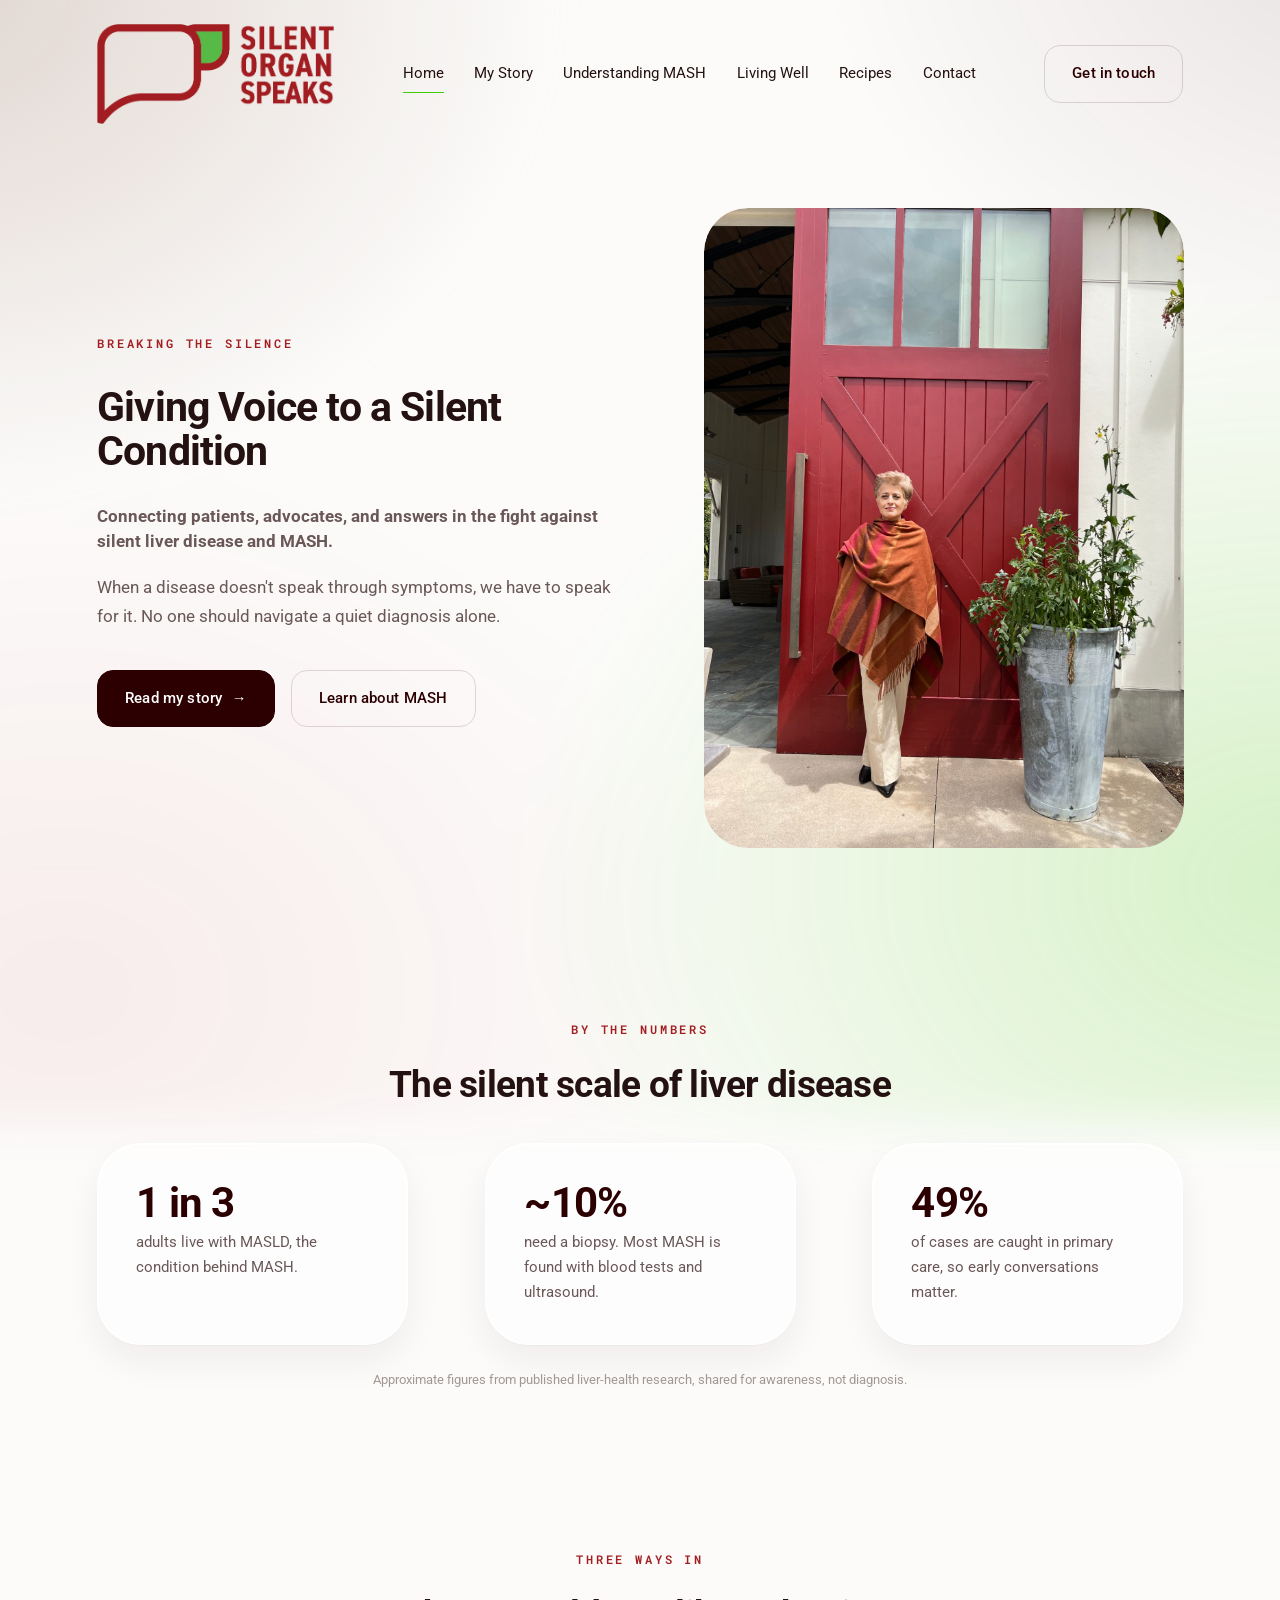
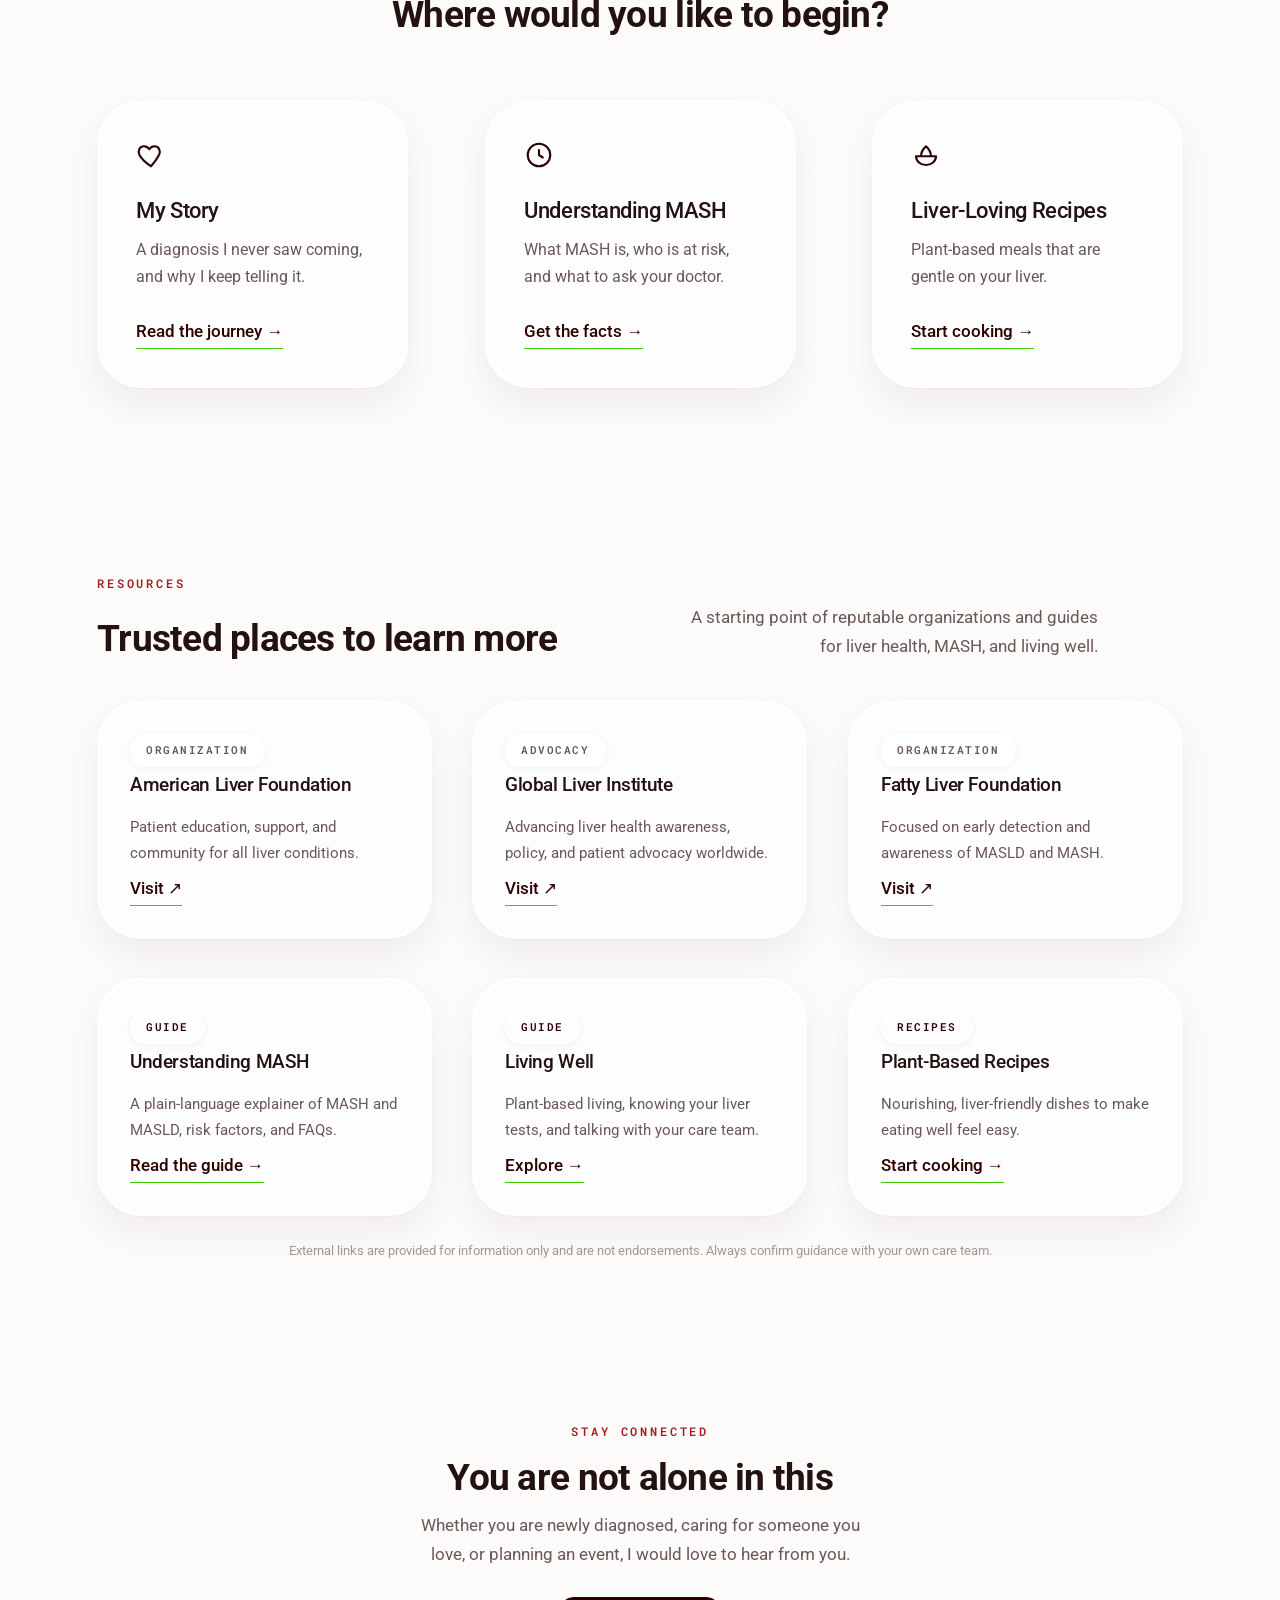
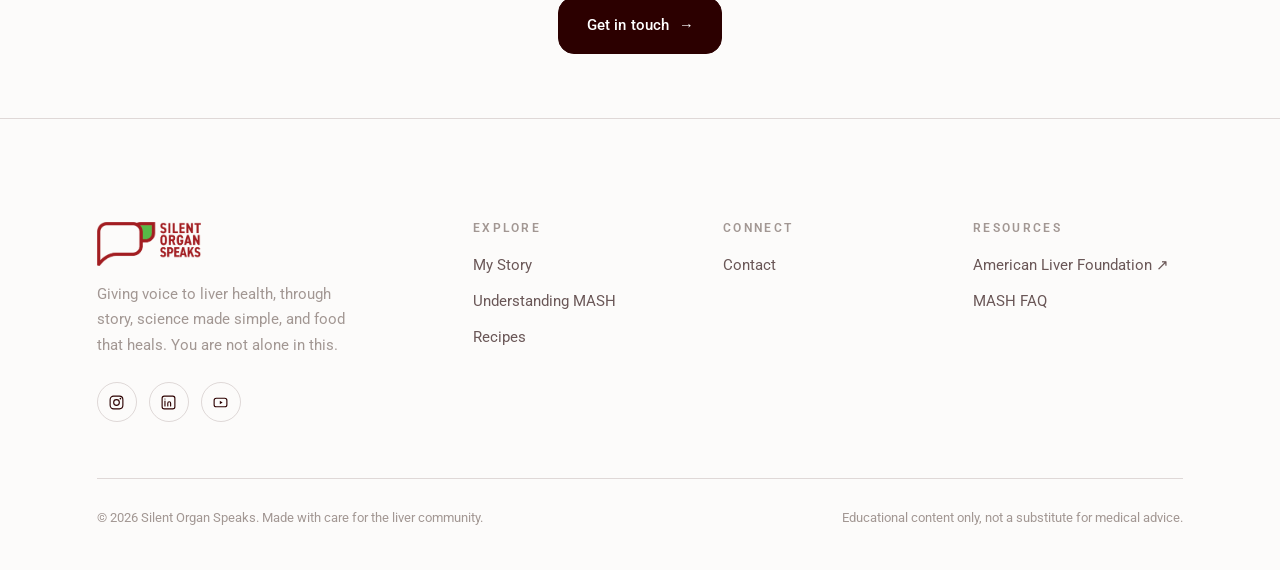
<file: index.html>
<!DOCTYPE html>
<html lang="en">
<head>
  <meta charset="UTF-8" />
  <meta name="viewport" content="width=device-width, initial-scale=1.0" />
  <title>Silent Organ Speaks | Liver Health Advocacy</title>
  <meta name="description" content="Silent Organ Speaks is a liver health advocacy platform sharing patient stories, MASH education, and liver-friendly recipes. The liver is the body's silent organ, it's time it had a voice." />
  <link rel="preconnect" href="https://fonts.googleapis.com" />
  <link rel="preconnect" href="https://fonts.gstatic.com" crossorigin />
  <link href="https://fonts.googleapis.com/css2?family=Roboto:wght@400;500;700;900&family=Roboto+Mono:wght@500;600&display=swap" rel="stylesheet" />
  <link rel="stylesheet" href="assets/css/styles.css" />
  <link rel="icon" href="data:image/svg+xml,%3Csvg xmlns='http://www.w3.org/2000/svg' viewBox='0 0 55 46'%3E%3Cpath d='M12 4H34A6.5 6.5 0 0 1 40.5 10.5V21A6.5 6.5 0 0 1 34 27.5H20L10 36.5 12.2 27.5H12A6.5 6.5 0 0 1 5.5 21V10.5A6.5 6.5 0 0 1 12 4Z' fill='none' stroke='%23A80505' stroke-width='4.6' stroke-linejoin='round' stroke-linecap='round'/%3E%3Cpath d='M38 23.2C36.6 14 40.6 5 48 4 51.4 3.5 53.6 6.3 53 9.9 51.5 18.4 45.4 24.2 39.2 24.2 38.8 24.2 38.4 23.8 38 23.2Z' fill='%2341CE00'/%3E%3C/svg%3E" />
</head>
<body>

  <!-- ===================== NAV ===================== -->
  <header class="nav" id="nav">
    <div class="wrap nav__inner">
      <a class="brand" href="index.html" aria-label="Silent Organ Speaks home">
        <img class="brand-logo" src="assets/img/SOSORG.png" alt="Silent Organ Speaks" />
      </a>
      <nav class="nav__links" aria-label="Primary">
        <a href="index.html" aria-current="page">Home</a>
        <a href="story.html">My Story</a>
        <a href="mash.html">Understanding MASH</a>
        <a href="livingwell.html">Living Well</a>
        <a href="recipes.html">Recipes</a>
        <a href="contact.html">Contact</a>
      </nav>
      <div class="nav__cta">
        <a href="contact.html" class="btn btn--amber">Get in touch</a>
      </div>
      <button class="nav__toggle" aria-label="Toggle menu" aria-expanded="false"><span></span><span></span><span></span></button>
    </div>
  </header>

  <main>
    <!-- ===================== HERO (split) ===================== -->
    <section class="hero">
      <div class="wrap">
        <div class="hero-grid">
          <div class="hero__inner">
            <span class="eyebrow reveal">Breaking the silence</span>
            <h1 class="display reveal" id="hero-headline" data-delay="1">The Silent Organ Speaks. It's Time to Listen.</h1>
            <p class="lede reveal" id="hero-subhead" data-delay="2">Liver disease and MASH often develop without a single symptom. We're here to break the silence, raise awareness, and save lives.</p>
            <p class="reveal" id="hero-intro" data-delay="3" style="color: var(--ink-soft); max-width: 62ch;">Because MASH rarely shows early symptoms, millions remain unaware until real damage is done. This is a place to catch it sooner.</p>
            <div class="hero__actions reveal" data-delay="4">
              <a href="story.html" class="btn btn--primary">Read my story <span class="arrow">→</span></a>
              <a href="mash.html" class="btn btn--ghost">Learn about MASH</a>
            </div>
          </div>
          <script>
          (function () {
            var opts = [
              {
                h: "The Silent Organ Speaks. It's Time to Listen.",
                s: "Liver disease and MASH often develop without a single symptom. We're here to break the silence, raise awareness, and save lives.",
                i: "Because MASH rarely shows early symptoms, millions remain unaware until real damage is done. This is a place to catch it sooner."
              },
              {
                h: "Giving Voice to a Silent Condition",
                s: "Connecting patients, advocates, and answers in the fight against silent liver disease and MASH.",
                i: "When a disease doesn't speak through symptoms, we have to speak for it. No one should navigate a quiet diagnosis alone."
              },
              {
                h: "No Symptoms Doesn't Mean No Action",
                s: "Uncovering MASH and liver disease before it's too late.",
                i: "Liver disease stays quiet until it is advanced. Awareness and early screening are the best tools we have."
              }
            ];
            var o = opts[Math.floor(Math.random() * opts.length)];
            var H = document.getElementById('hero-headline');
            var S = document.getElementById('hero-subhead');
            var I = document.getElementById('hero-intro');
            if (H) H.textContent = o.h;
            if (S) S.textContent = o.s;
            if (I) I.textContent = o.i;
          })();
          </script>
          <div class="hero-media reveal" data-delay="2">
            <img class="photo" src="assets/img/aroosha.jpg" alt="Aroosha standing in front of a red barn door, wearing a warm shawl" />
          </div>
        </div>
      </div>
    </section>

    <!-- ===================== BY THE NUMBERS ===================== -->
    <section class="section--tight">
      <div class="wrap">
        <div class="center stack reveal" style="max-width: 620px; margin: 0 auto 2.25rem;">
          <span class="eyebrow" style="justify-content:center;">By the numbers</span>
          <h2>The silent scale of liver disease</h2>
        </div>
        <div class="stat-row">
          <div class="stat-cell reveal">
            <div class="stat-cell__num">1 in 3</div>
            <p>adults live with MASLD, the condition behind MASH.</p>
          </div>
          <div class="stat-cell reveal" data-delay="1">
            <div class="stat-cell__num">~10%</div>
            <p>need a biopsy. Most MASH is found with blood tests and ultrasound.</p>
          </div>
          <div class="stat-cell reveal" data-delay="2">
            <div class="stat-cell__num">49%</div>
            <p>of cases are caught in primary care, so early conversations matter.</p>
          </div>
        </div>
        <p class="center form__note reveal" style="margin-top: 1.5rem;">Approximate figures from published liver-health research, shared for awareness, not diagnosis.</p>
      </div>
    </section>

    <!-- ===================== PILLARS ===================== -->
    <section class="section" id="explore">
      <div class="wrap">
        <div class="center stack reveal" style="max-width: 640px; margin-inline: auto;">
          <span class="eyebrow" style="justify-content:center;">Three ways in</span>
          <h2>Where would you like to begin?</h2>
          
        </div>
        <div class="pillars" style="margin-top: clamp(2.5rem,5vw,4rem);">
          <article class="pillar reveal" data-delay="1">
            <div class="pillar__ico" style="background: var(--plum);">
              <svg viewBox="0 0 24 24" fill="none"><path d="M12 21s-7-4.6-9.3-9.2C1.2 8.6 3 5 6.4 5c2 0 3.4 1.2 4.2 2.4C11.4 6.2 12.8 5 14.8 5c3.4 0 5.2 3.6 3.7 6.8C16.2 16.4 12 21 12 21z" stroke="currentColor" stroke-width="1.7" stroke-linejoin="round"/></svg>
            </div>
            <h3>My Story</h3>
            <p>A diagnosis I never saw coming, and why I keep telling it.</p>
            <a href="story.html" class="link-arrow">Read the journey →</a>
          </article>
          <article class="pillar reveal" data-delay="2">
            <div class="pillar__ico" style="background: var(--amber);">
              <svg viewBox="0 0 24 24" fill="none"><path d="M12 3a9 9 0 100 18 9 9 0 000-18z" stroke="currentColor" stroke-width="1.7"/><path d="M12 8v4l3 2" stroke="currentColor" stroke-width="1.7" stroke-linecap="round" stroke-linejoin="round"/></svg>
            </div>
            <h3>Understanding MASH</h3>
            <p>What MASH is, who is at risk, and what to ask your doctor.</p>
            <a href="mash.html" class="link-arrow">Get the facts →</a>
          </article>
          <article class="pillar reveal" data-delay="3">
            <div class="pillar__ico" style="background: var(--sage);">
              <svg viewBox="0 0 24 24" fill="none"><path d="M4 13c0 4 3.6 7 8 7s8-3 8-7H4z" stroke="currentColor" stroke-width="1.7" stroke-linejoin="round"/><path d="M8 13c0-3 1.8-6 4-8 2.2 2 4 5 4 8" stroke="currentColor" stroke-width="1.7" stroke-linejoin="round"/></svg>
            </div>
            <h3>Liver-Loving Recipes</h3>
            <p>Plant-based meals that are gentle on your liver.</p>
            <a href="recipes.html" class="link-arrow">Start cooking →</a>
          </article>
        </div>
      </div>
    </section>

    <!-- ===================== RESOURCES ===================== -->
    <section class="section" id="resources">
      <div class="wrap">
        <div class="split" style="align-items:flex-end; margin-bottom: 2.5rem;">
          <div class="stack reveal"><span class="eyebrow">Resources</span><h2>Trusted places to learn more</h2></div>
          <p class="reveal" data-delay="1" style="color:var(--ink-soft); text-align:right; max-width:42ch;">A starting point of reputable organizations and guides for liver health, MASH, and living well.</p>
        </div>
        <div class="grid three">
          <a class="fact reveal" href="https://liverfoundation.org" target="_blank" rel="noopener" style="text-decoration:none; display:flex; flex-direction:column; gap:0.5rem;">
            <span class="tag" style="align-self:flex-start;">Organization</span>
            <h3>American Liver Foundation</h3>
            <p>Patient education, support, and community for all liver conditions.</p>
            <span class="link-arrow" style="margin-top:auto;">Visit ↗</span>
          </a>
          <a class="fact reveal" data-delay="1" href="https://globalliver.org" target="_blank" rel="noopener" style="text-decoration:none; display:flex; flex-direction:column; gap:0.5rem;">
            <span class="tag" style="align-self:flex-start;">Advocacy</span>
            <h3>Global Liver Institute</h3>
            <p>Advancing liver health awareness, policy, and patient advocacy worldwide.</p>
            <span class="link-arrow" style="margin-top:auto;">Visit ↗</span>
          </a>
          <a class="fact reveal" data-delay="2" href="https://www.fattyliverfoundation.org" target="_blank" rel="noopener" style="text-decoration:none; display:flex; flex-direction:column; gap:0.5rem;">
            <span class="tag" style="align-self:flex-start;">Organization</span>
            <h3>Fatty Liver Foundation</h3>
            <p>Focused on early detection and awareness of MASLD and MASH.</p>
            <span class="link-arrow" style="margin-top:auto;">Visit ↗</span>
          </a>
          <a class="fact reveal" href="mash.html" style="text-decoration:none; display:flex; flex-direction:column; gap:0.5rem;">
            <span class="tag tag--amber" style="align-self:flex-start;">Guide</span>
            <h3>Understanding MASH</h3>
            <p>A plain-language explainer of MASH and MASLD, risk factors, and FAQs.</p>
            <span class="link-arrow" style="margin-top:auto;">Read the guide →</span>
          </a>
          <a class="fact reveal" data-delay="1" href="livingwell.html" style="text-decoration:none; display:flex; flex-direction:column; gap:0.5rem;">
            <span class="tag tag--amber" style="align-self:flex-start;">Guide</span>
            <h3>Living Well</h3>
            <p>Plant-based living, knowing your liver tests, and talking with your care team.</p>
            <span class="link-arrow" style="margin-top:auto;">Explore →</span>
          </a>
          <a class="fact reveal" data-delay="2" href="recipes.html" style="text-decoration:none; display:flex; flex-direction:column; gap:0.5rem;">
            <span class="tag tag--amber" style="align-self:flex-start;">Recipes</span>
            <h3>Plant-Based Recipes</h3>
            <p>Nourishing, liver-friendly dishes to make eating well feel easy.</p>
            <span class="link-arrow" style="margin-top:auto;">Start cooking →</span>
          </a>
        </div>
        <p class="center form__note reveal" style="margin-top: 1.5rem;">External links are provided for information only and are not endorsements. Always confirm guidance with your own care team.</p>
      </div>
    </section>

    <!-- ===================== CLOSING CTA ===================== -->
    <section class="section section--tight">
      <div class="wrap">
        <div class="panel panel--sage cta-band reveal">
          <span class="eyebrow" style="justify-content:center;">Stay connected</span>
          <h2 style="margin-top: 0.75rem;">You are not alone in this</h2>
          <p style="color: rgba(255,255,255,0.85); max-width: 46ch; margin: 0.75rem auto 1.75rem;">Whether you are newly diagnosed, caring for someone you love, or planning an event, I would love to hear from you.</p>
          <a href="contact.html" class="btn btn--primary">Get in touch <span class="arrow">→</span></a>
        </div>
      </div>
    </section>
  </main>

  <!-- ===================== FOOTER ===================== -->
  <footer class="footer">
    <div class="wrap">
      <div class="footer__grid">
        <div>
          <a class="brand" href="index.html"><img class="brand-logo" src="assets/img/SOSORG.png" alt="Silent Organ Speaks" /></a>
          <p>Giving voice to liver health, through story, science made simple, and food that heals. You are not alone in this.</p>
          <div class="socials">
            <a href="https://www.instagram.com/silentorganspeaks/" target="_blank" rel="noopener" aria-label="Instagram"><svg viewBox="0 0 24 24" fill="none"><rect x="3" y="3" width="18" height="18" rx="5" stroke="currentColor" stroke-width="1.6"/><circle cx="12" cy="12" r="4" stroke="currentColor" stroke-width="1.6"/><circle cx="17.5" cy="6.5" r="1.2" fill="currentColor"/></svg></a>
            <a href="#" aria-label="LinkedIn"><svg viewBox="0 0 24 24" fill="none"><rect x="3" y="3" width="18" height="18" rx="3" stroke="currentColor" stroke-width="1.6"/><path d="M7 10v7M7 7v.01M11 17v-4a2 2 0 014 0v4" stroke="currentColor" stroke-width="1.6" stroke-linecap="round"/></svg></a>
            <a href="#" aria-label="YouTube"><svg viewBox="0 0 24 24" fill="none"><rect x="3" y="6" width="18" height="12" rx="3" stroke="currentColor" stroke-width="1.6"/><path d="M11 9.5l4 2.5-4 2.5v-5z" fill="currentColor"/></svg></a>
          </div>
        </div>
        <div>
          <h4>Explore</h4>
          <ul class="footer__links">
            <li><a href="story.html">My Story</a></li>
            <li><a href="mash.html">Understanding MASH</a></li>
            <li><a href="recipes.html">Recipes</a></li>
          </ul>
        </div>
        <div>
          <h4>Connect</h4>
          <ul class="footer__links">
            <li><a href="contact.html">Contact</a></li>
          </ul>
        </div>
        <div>
          <h4>Resources</h4>
          <ul class="footer__links">
            <li><a href="https://liverfoundation.org" target="_blank" rel="noopener">American Liver Foundation ↗</a></li>
            <li><a href="mash.html#faq">MASH FAQ</a></li>
          </ul>
        </div>
      </div>
      <div class="footer__base">
        <span>© <span data-year>2026</span> Silent Organ Speaks. Made with care for the liver community.</span>
        <span>Educational content only, not a substitute for medical advice.</span>
      </div>
    </div>
  </footer>

  <script src="assets/js/main.js"></script>
</body>
</html>
</file>
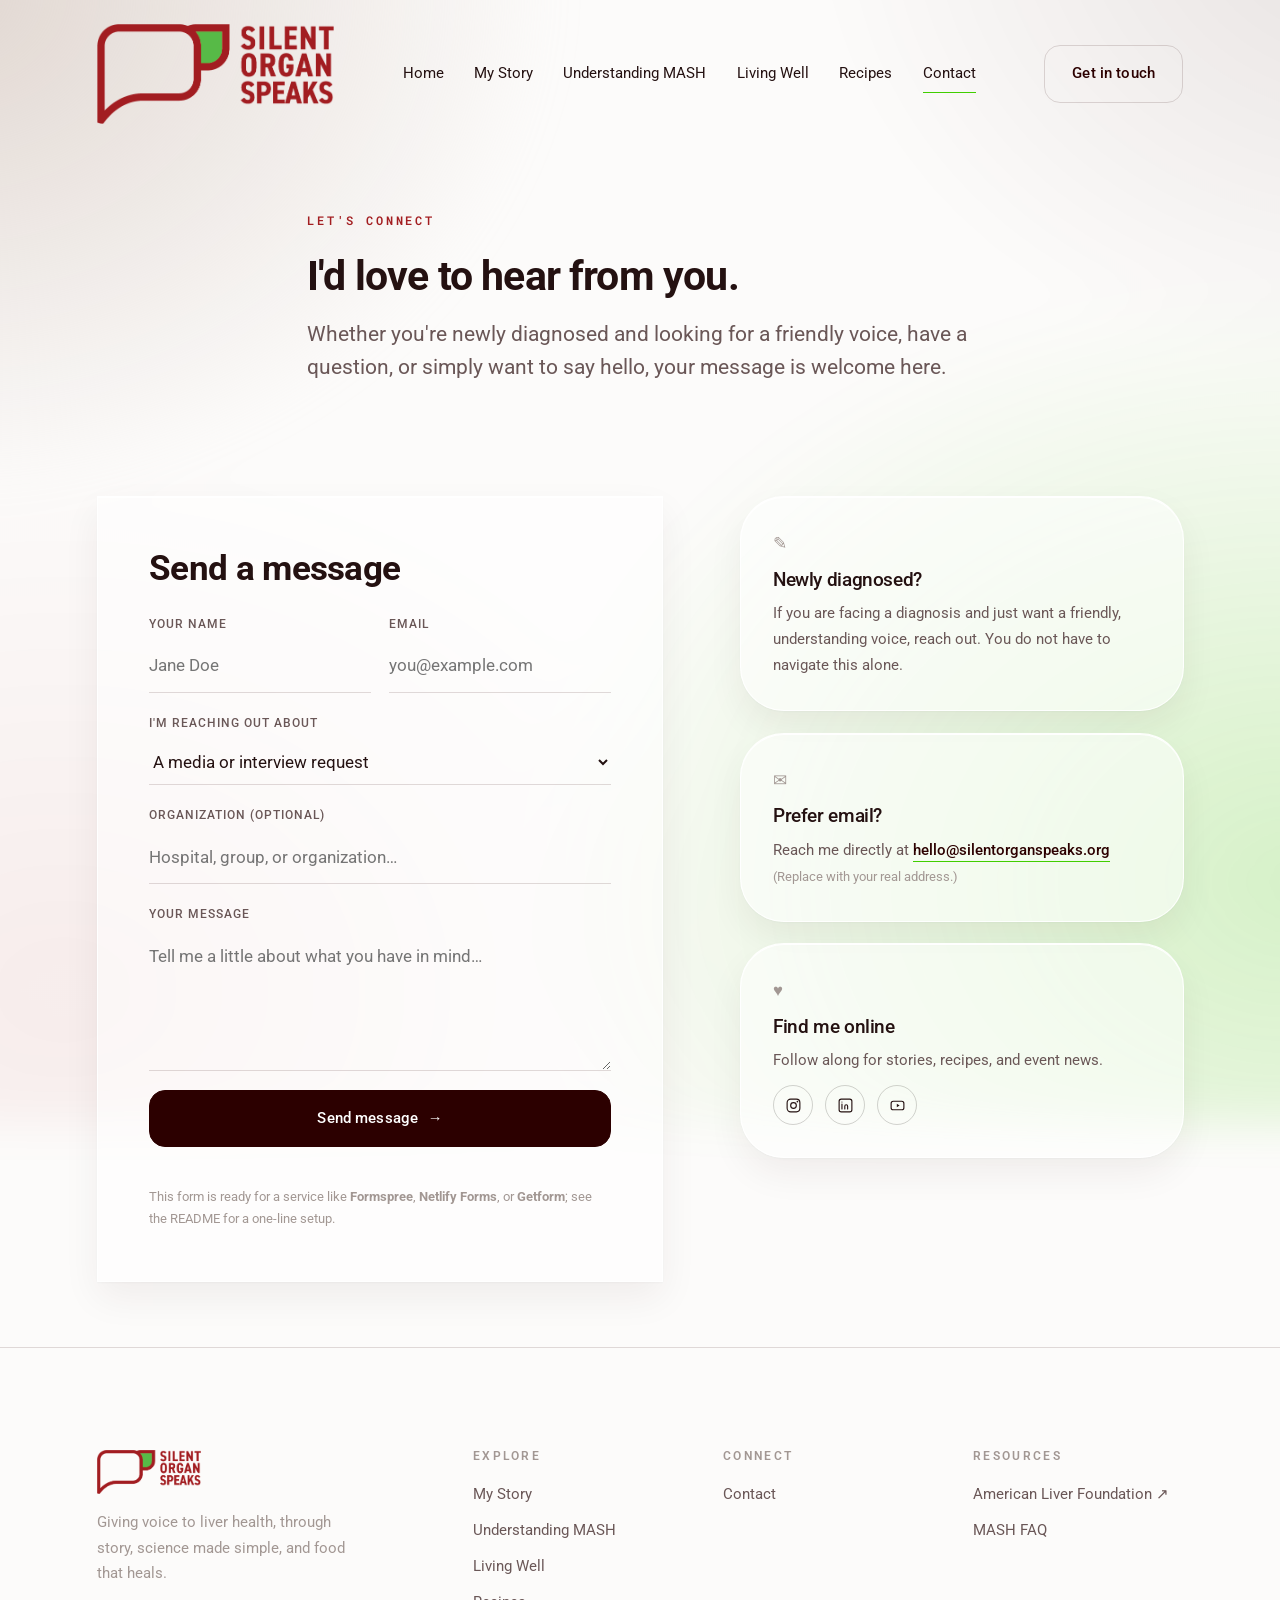
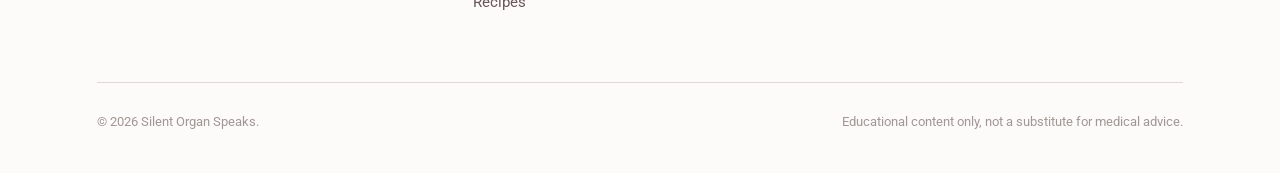
<file: contact.html>
<!DOCTYPE html>
<html lang="en">
<head>
  <meta charset="UTF-8" />
  <meta name="viewport" content="width=device-width, initial-scale=1.0" />
  <title>Contact | Silent Organ Speaks</title>
  <meta name="description" content="Get in touch with Silent Organ Speaks, ask a question, share your own story, or simply say hello." />
  <link rel="preconnect" href="https://fonts.googleapis.com" />
  <link rel="preconnect" href="https://fonts.gstatic.com" crossorigin />
  <link href="https://fonts.googleapis.com/css2?family=Roboto:wght@400;500;700;900&family=Roboto+Mono:wght@500;600&display=swap" rel="stylesheet" />
  <link rel="stylesheet" href="assets/css/styles.css" />
  <link rel="icon" href="data:image/svg+xml,%3Csvg xmlns='http://www.w3.org/2000/svg' viewBox='0 0 55 46'%3E%3Cpath d='M12 4H34A6.5 6.5 0 0 1 40.5 10.5V21A6.5 6.5 0 0 1 34 27.5H20L10 36.5 12.2 27.5H12A6.5 6.5 0 0 1 5.5 21V10.5A6.5 6.5 0 0 1 12 4Z' fill='none' stroke='%23A80505' stroke-width='4.6' stroke-linejoin='round' stroke-linecap='round'/%3E%3Cpath d='M38 23.2C36.6 14 40.6 5 48 4 51.4 3.5 53.6 6.3 53 9.9 51.5 18.4 45.4 24.2 39.2 24.2 38.8 24.2 38.4 23.8 38 23.2Z' fill='%2341CE00'/%3E%3C/svg%3E" />
</head>
<body>
  <header class="nav" id="nav">
    <div class="wrap nav__inner">
      <a class="brand" href="index.html" aria-label="Silent Organ Speaks home">
        <img class="brand-logo" src="assets/img/SOSORG.png" alt="Silent Organ Speaks" />
        
      </a>
      <nav class="nav__links" aria-label="Primary">
        <a href="index.html">Home</a>
        <a href="story.html">My Story</a>
        <a href="mash.html">Understanding MASH</a>
        <a href="livingwell.html">Living Well</a>
        <a href="recipes.html">Recipes</a>
        <a href="contact.html" aria-current="page">Contact</a>
      </nav>
      <div class="nav__cta"><a href="contact.html" class="btn btn--amber">Get in touch</a></div>
      <button class="nav__toggle" aria-label="Toggle menu" aria-expanded="false"><span></span><span></span><span></span></button>
    </div>
  </header>

  <main>
    <!-- PAGE HERO -->
    <section class="page-hero">
      <div class="blob blob--1" style="opacity:.35;"></div>
      <div class="wrap page-hero__inner">
        <span class="eyebrow reveal">Let's connect</span>
        <h1 class="display reveal" data-delay="1">I'd love to hear from you.</h1>
        <p class="lede reveal" data-delay="2">Whether you're newly diagnosed and looking for a friendly voice, have a question, or simply want to say hello, your message is welcome here.</p>
      </div>
    </section>

    <!-- CONTACT GRID -->
    <section class="section section--tight">
      <div class="wrap">
        <div class="split" style="align-items:flex-start;">
          <!-- Form -->
          <div class="reveal">
            <div class="panel panel--cream">
              <h2 style="font-size: clamp(1.6rem,3vw,2.2rem); margin-bottom: 1.5rem;">Send a message</h2>
              <form class="form" data-demo>
                <div class="grid two" style="gap: 1.1rem;">
                  <div class="field"><label for="name">Your name</label><input id="name" name="name" type="text" placeholder="Jane Doe" required /></div>
                  <div class="field"><label for="email">Email</label><input id="email" name="email" type="email" placeholder="you@example.com" required /></div>
                </div>
                <div class="field">
                  <label for="reason">I'm reaching out about</label>
                  <select id="reason" name="reason">
                    <option>A media or interview request</option>
                    <option>A patient / support question</option>
                    <option>Partnership or collaboration</option>
                    <option>Just saying hello</option>
                  </select>
                </div>
                <div class="field"><label for="org">Organization (optional)</label><input id="org" name="org" type="text" placeholder="Hospital, group, or organization…" /></div>
                <div class="field"><label for="message">Your message</label><textarea id="message" name="message" placeholder="Tell me a little about what you have in mind…" required></textarea></div>
                <button class="btn btn--primary" type="submit" style="justify-content:center;">Send message <span class="arrow">→</span></button>
                <p class="form-status form__note"></p>
                <p class="form__note">This form is ready for a service like <strong>Formspree</strong>, <strong>Netlify Forms</strong>, or <strong>Getform</strong>; see the README for a one-line setup.</p>
              </form>
            </div>
          </div>

          <!-- Sidebar -->
          <div class="stack reveal" data-delay="1">
            <div class="fact">
              <div class="fact__badge">✎</div>
              <h3>Newly diagnosed?</h3>
              <p>If you are facing a diagnosis and just want a friendly, understanding voice, reach out. You do not have to navigate this alone.</p>
            </div>
            <div class="fact">
              <div class="fact__badge">✉</div>
              <h3>Prefer email?</h3>
              <p>Reach me directly at <a href="mailto:hello@silentorganspeaks.org" class="link-arrow" style="display:inline;">hello@silentorganspeaks.org</a> <br /><span class="form__note">(Replace with your real address.)</span></p>
            </div>
            <div class="fact">
              <div class="fact__badge">♥</div>
              <h3>Find me online</h3>
              <p style="margin-bottom: 0.75rem;">Follow along for stories, recipes, and event news.</p>
              <div class="socials" style="margin-top:0;">
                <a href="https://www.instagram.com/silentorganspeaks/" target="_blank" rel="noopener" aria-label="Instagram" style="border-color: rgba(42,35,32,0.2); color: var(--ink);"><svg viewBox="0 0 24 24" fill="none"><rect x="3" y="3" width="18" height="18" rx="5" stroke="currentColor" stroke-width="1.6"/><circle cx="12" cy="12" r="4" stroke="currentColor" stroke-width="1.6"/><circle cx="17.5" cy="6.5" r="1.2" fill="currentColor"/></svg></a>
                <a href="#" aria-label="LinkedIn" style="border-color: rgba(42,35,32,0.2); color: var(--ink);"><svg viewBox="0 0 24 24" fill="none"><rect x="3" y="3" width="18" height="18" rx="3" stroke="currentColor" stroke-width="1.6"/><path d="M7 10v7M7 7v.01M11 17v-4a2 2 0 014 0v4" stroke="currentColor" stroke-width="1.6" stroke-linecap="round"/></svg></a>
                <a href="#" aria-label="YouTube" style="border-color: rgba(42,35,32,0.2); color: var(--ink);"><svg viewBox="0 0 24 24" fill="none"><rect x="3" y="6" width="18" height="12" rx="3" stroke="currentColor" stroke-width="1.6"/><path d="M11 9.5l4 2.5-4 2.5v-5z" fill="currentColor"/></svg></a>
              </div>
            </div>
          </div>
        </div>
      </div>
    </section>

  </main>

  <footer class="footer">
    <div class="wrap">
      <div class="footer__grid">
        <div>
          <a class="brand" href="index.html"><img class="brand-logo" src="assets/img/SOSORG.png" alt="Silent Organ Speaks" /></a>
          <p>Giving voice to liver health, through story, science made simple, and food that heals.</p>
        </div>
        <div><h4>Explore</h4><ul class="footer__links"><li><a href="story.html">My Story</a></li><li><a href="mash.html">Understanding MASH</a></li><li><a href="livingwell.html">Living Well</a></li><li><a href="recipes.html">Recipes</a></li></ul></div>
        <div><h4>Connect</h4><ul class="footer__links"><li><a href="contact.html">Contact</a></li></ul></div>
        <div><h4>Resources</h4><ul class="footer__links"><li><a href="https://liverfoundation.org" target="_blank" rel="noopener">American Liver Foundation ↗</a></li><li><a href="mash.html#faq">MASH FAQ</a></li></ul></div>
      </div>
      <div class="footer__base"><span>© <span data-year>2026</span> Silent Organ Speaks.</span><span>Educational content only, not a substitute for medical advice.</span></div>
    </div>
  </footer>
  <script src="assets/js/main.js"></script>
</body>
</html>
</file>
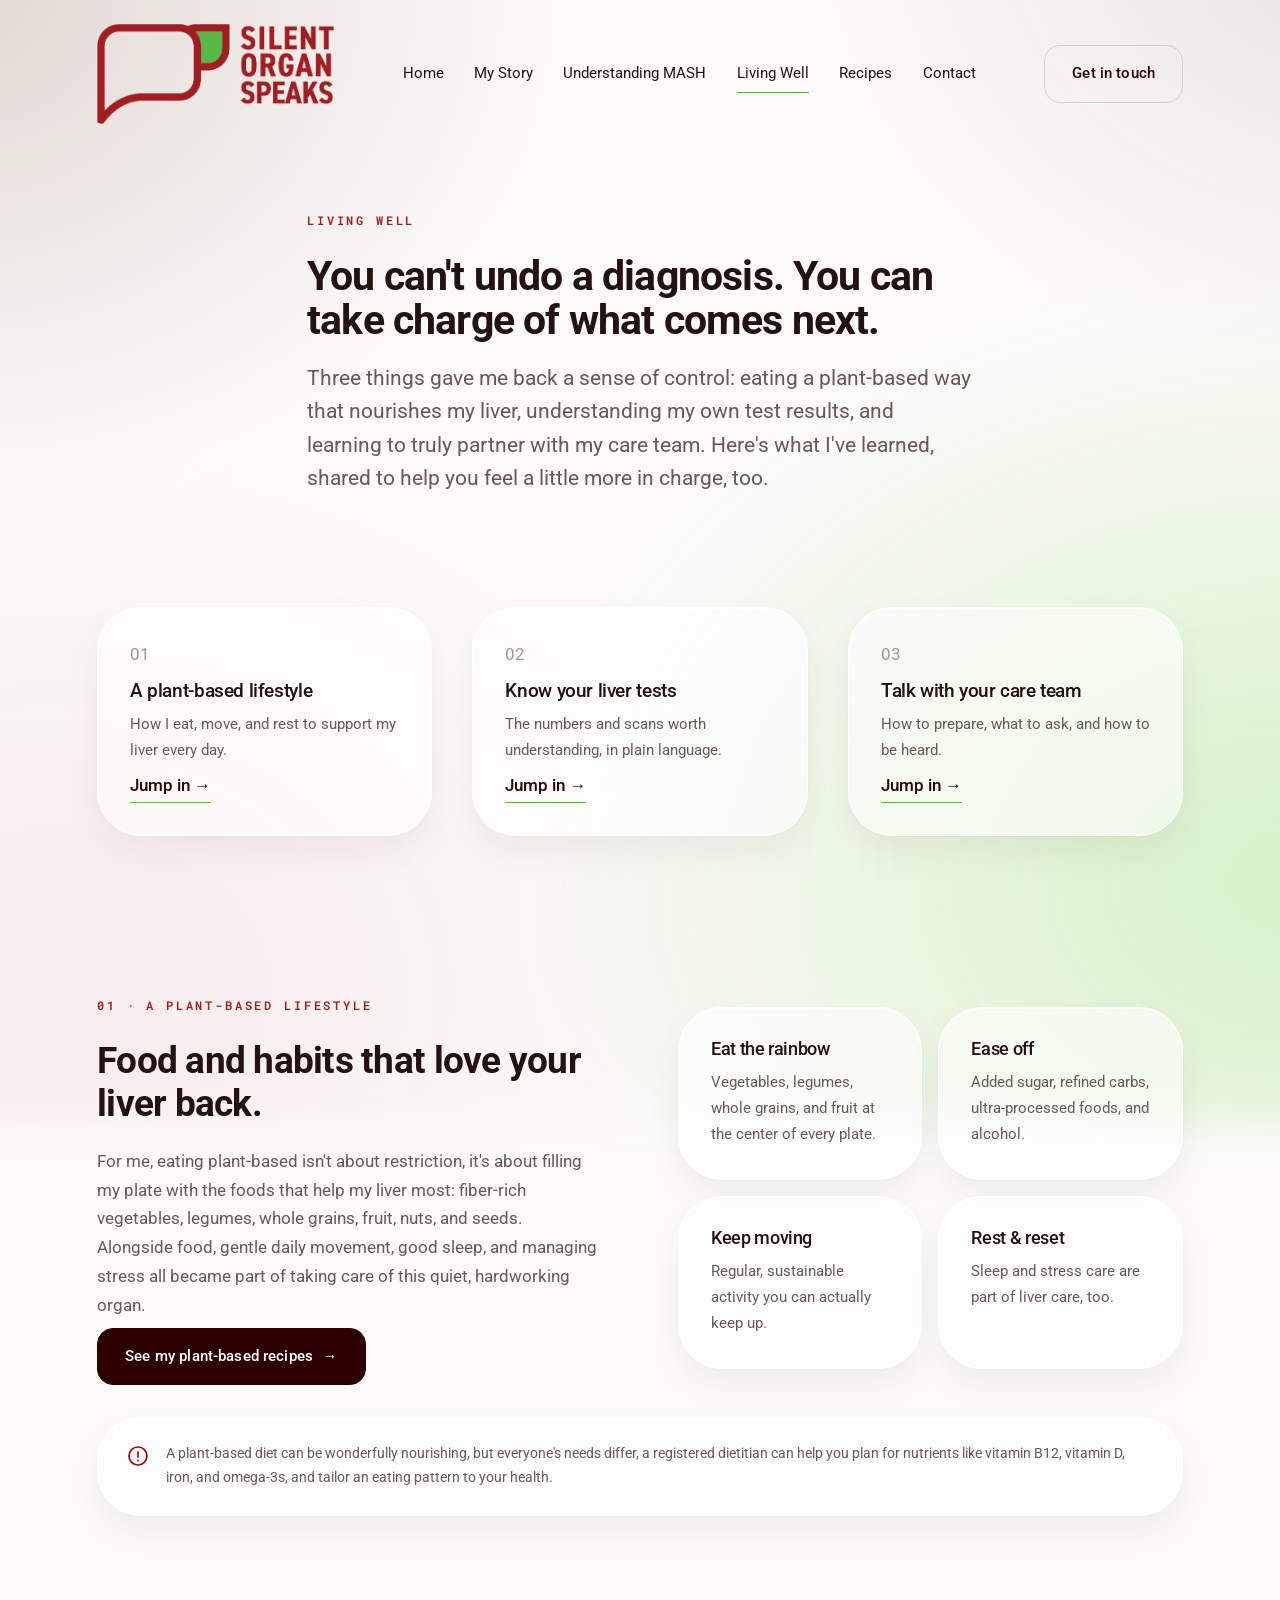
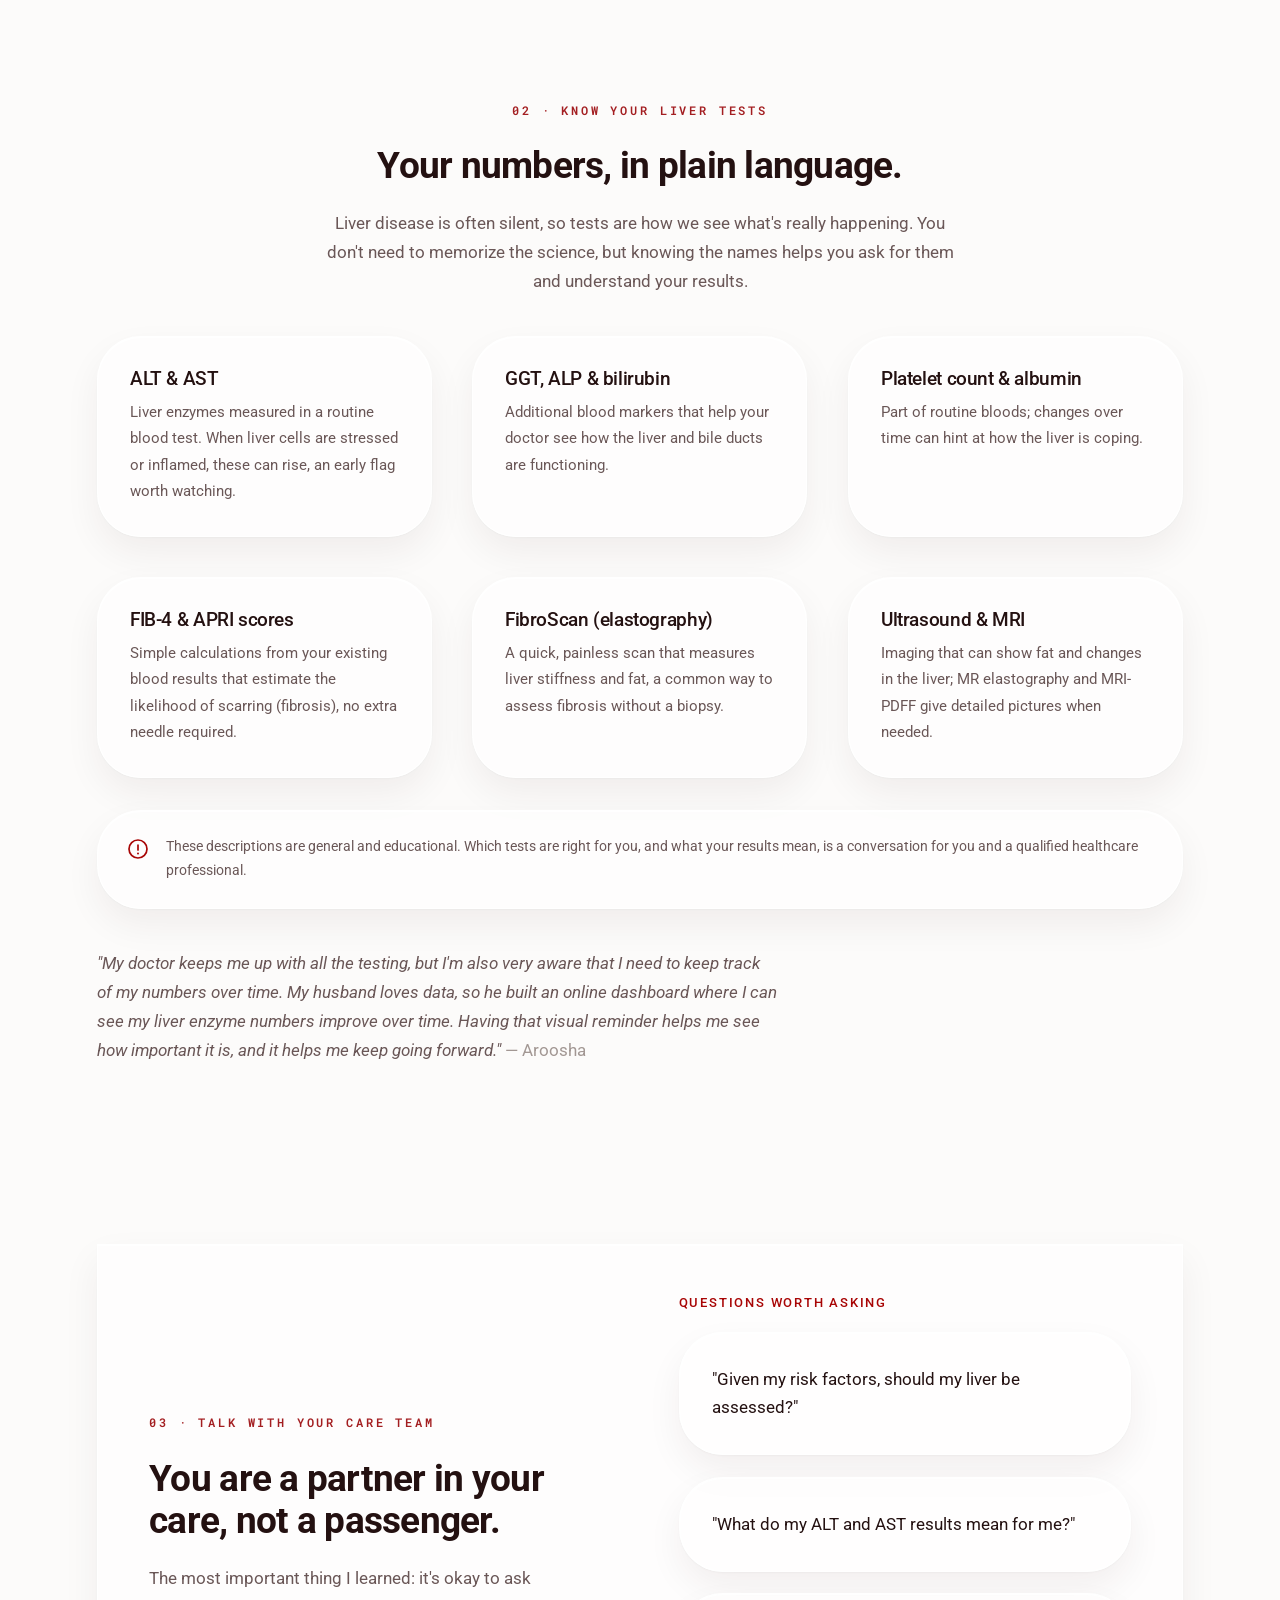
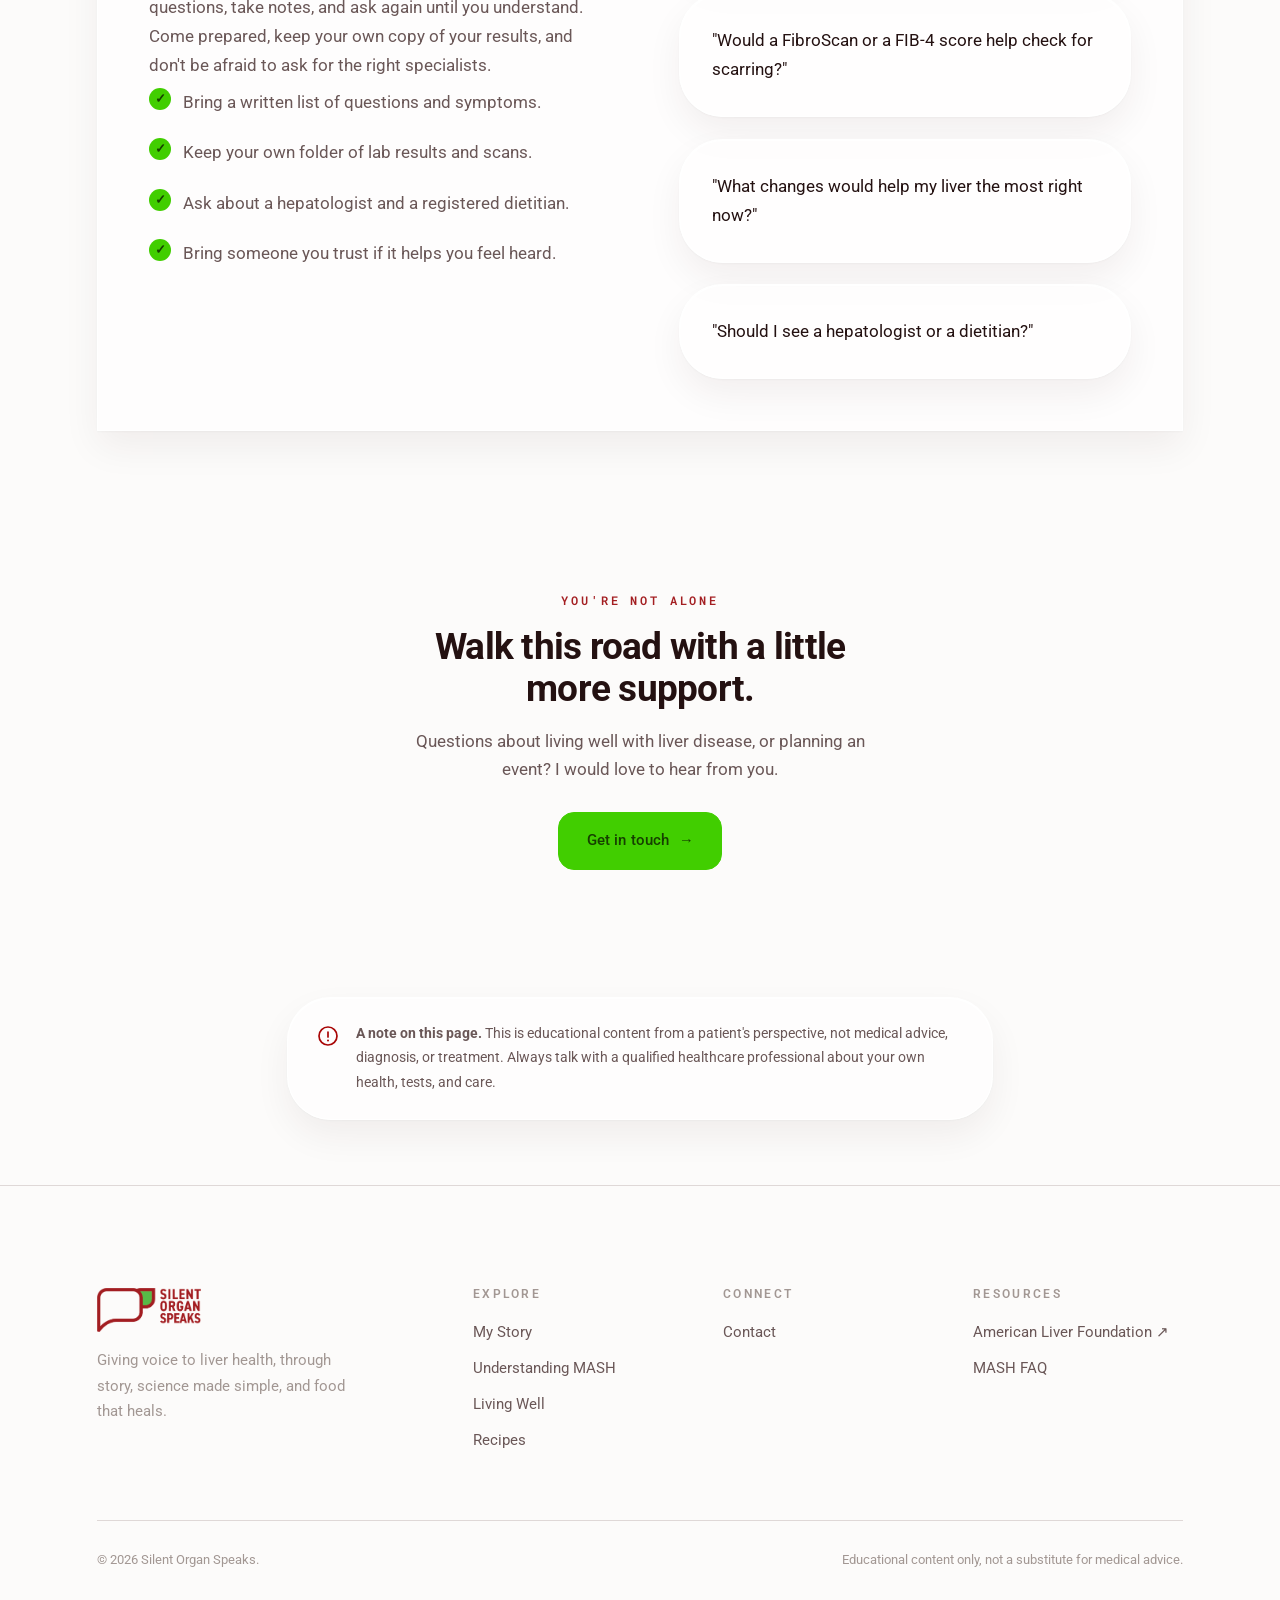
<file: livingwell.html>
<!DOCTYPE html>
<html lang="en">
<head>
  <meta charset="UTF-8" />
  <meta name="viewport" content="width=device-width, initial-scale=1.0" />
  <title>Living Well | Silent Organ Speaks</title>
  <meta name="description" content="Practical support for living well with liver disease: a plant-based lifestyle, knowing your liver tests (ALT, AST, FIB-4, FibroScan), and communicating with your healthcare team." />
  <link rel="preconnect" href="https://fonts.googleapis.com" />
  <link rel="preconnect" href="https://fonts.gstatic.com" crossorigin />
  <link href="https://fonts.googleapis.com/css2?family=Roboto:wght@400;500;700;900&family=Roboto+Mono:wght@500;600&display=swap" rel="stylesheet" />
  <link rel="stylesheet" href="assets/css/styles.css" />
  <link rel="icon" href="data:image/svg+xml,%3Csvg xmlns='http://www.w3.org/2000/svg' viewBox='0 0 55 46'%3E%3Cpath d='M12 4H34A6.5 6.5 0 0 1 40.5 10.5V21A6.5 6.5 0 0 1 34 27.5H20L10 36.5 12.2 27.5H12A6.5 6.5 0 0 1 5.5 21V10.5A6.5 6.5 0 0 1 12 4Z' fill='none' stroke='%23A80505' stroke-width='4.6' stroke-linejoin='round' stroke-linecap='round'/%3E%3Cpath d='M38 23.2C36.6 14 40.6 5 48 4 51.4 3.5 53.6 6.3 53 9.9 51.5 18.4 45.4 24.2 39.2 24.2 38.8 24.2 38.4 23.8 38 23.2Z' fill='%2341CE00'/%3E%3C/svg%3E" />
</head>
<body>
  <header class="nav" id="nav">
    <div class="wrap nav__inner">
      <a class="brand" href="index.html" aria-label="Silent Organ Speaks home">
        <img class="brand-logo" src="assets/img/SOSORG.png" alt="Silent Organ Speaks" />
      </a>
      <nav class="nav__links" aria-label="Primary">
        <a href="index.html">Home</a>
        <a href="story.html">My Story</a>
        <a href="mash.html">Understanding MASH</a>
        <a href="livingwell.html" aria-current="page">Living Well</a>
        <a href="recipes.html">Recipes</a>
        <a href="contact.html">Contact</a>
      </nav>
      <div class="nav__cta"><a href="contact.html" class="btn btn--amber">Get in touch</a></div>
      <button class="nav__toggle" aria-label="Toggle menu" aria-expanded="false"><span></span><span></span><span></span></button>
    </div>
  </header>

  <main>
    <!-- PAGE HERO -->
    <section class="page-hero">
      <div class="blob blob--1" style="opacity:.35; background: radial-gradient(circle at 30% 30%, var(--dust), transparent 70%);"></div>
      <div class="wrap page-hero__inner">
        <span class="eyebrow reveal">Living well</span>
        <h1 class="display reveal" data-delay="1">You can't undo a diagnosis. You can take charge of what comes next.</h1>
        <p class="lede reveal" data-delay="2">Three things gave me back a sense of control: eating a plant-based way that nourishes my liver, understanding my own test results, and learning to truly partner with my care team. Here's what I've learned, shared to help you feel a little more in charge, too.</p>
      </div>
    </section>

    <!-- QUICK NAV -->
    <section class="section--tight">
      <div class="wrap">
        <div class="grid three reveal">
          <a class="fact" href="#lifestyle" style="text-decoration:none;">
            <div class="fact__badge">01</div>
            <h3>A plant-based lifestyle</h3>
            <p>How I eat, move, and rest to support my liver every day.</p>
            <span class="link-arrow" style="margin-top:0.5rem;">Jump in →</span>
          </a>
          <a class="fact" href="#tests" style="text-decoration:none;">
            <div class="fact__badge">02</div>
            <h3>Know your liver tests</h3>
            <p>The numbers and scans worth understanding, in plain language.</p>
            <span class="link-arrow" style="margin-top:0.5rem;">Jump in →</span>
          </a>
          <a class="fact" href="#care-team" style="text-decoration:none;">
            <div class="fact__badge">03</div>
            <h3>Talk with your care team</h3>
            <p>How to prepare, what to ask, and how to be heard.</p>
            <span class="link-arrow" style="margin-top:0.5rem;">Jump in →</span>
          </a>
        </div>
      </div>
    </section>

    <!-- 1. LIFESTYLE -->
    <section class="section" id="lifestyle">
      <div class="wrap">
        <div class="split">
          <div class="stack reveal">
            <span class="eyebrow">01 · A plant-based lifestyle</span>
            <h2>Food and habits that love your liver back.</h2>
            <p style="color: var(--ink-soft);">For me, eating plant-based isn't about restriction, it's about filling my plate with the foods that help my liver most: fiber-rich vegetables, legumes, whole grains, fruit, nuts, and seeds. Alongside food, gentle daily movement, good sleep, and managing stress all became part of taking care of this quiet, hardworking organ.</p>
            <div style="margin-top:0.5rem;"><a href="recipes.html" class="btn btn--primary">See my plant-based recipes <span class="arrow">→</span></a></div>
          </div>
          <div class="split__media reveal" data-delay="1">
            <div class="grid two" style="gap:1rem;">
              <div class="fact"><h3 style="font-size:1.1rem;">Eat the rainbow</h3><p>Vegetables, legumes, whole grains, and fruit at the center of every plate.</p></div>
              <div class="fact"><h3 style="font-size:1.1rem;">Ease off</h3><p>Added sugar, refined carbs, ultra-processed foods, and alcohol.</p></div>
              <div class="fact"><h3 style="font-size:1.1rem;">Keep moving</h3><p>Regular, sustainable activity you can actually keep up.</p></div>
              <div class="fact"><h3 style="font-size:1.1rem;">Rest &amp; reset</h3><p>Sleep and stress care are part of liver care, too.</p></div>
            </div>
          </div>
        </div>
        <div class="disclaimer reveal" style="margin-top: 2rem;">
          <svg viewBox="0 0 24 24" fill="none"><path d="M12 3a9 9 0 100 18 9 9 0 000-18z" stroke="currentColor" stroke-width="1.7"/><path d="M12 8v5" stroke="currentColor" stroke-width="1.7" stroke-linecap="round"/><circle cx="12" cy="16.5" r="1" fill="currentColor"/></svg>
          <div>A plant-based diet can be wonderfully nourishing, but everyone's needs differ, a registered dietitian can help you plan for nutrients like vitamin B12, vitamin D, iron, and omega-3s, and tailor an eating pattern to your health.</div>
        </div>
      </div>
    </section>

    <!-- 2. TESTS -->
    <section class="section" id="tests">
      <div class="wrap">
        <div class="center stack reveal" style="max-width: 640px; margin: 0 auto 2.5rem;">
          <span class="eyebrow" style="justify-content:center;">02 · Know your liver tests</span>
          <h2>Your numbers, in plain language.</h2>
          <p style="color: var(--ink-soft);">Liver disease is often silent, so tests are how we see what's really happening. You don't need to memorize the science, but knowing the names helps you ask for them and understand your results.</p>
        </div>
        <div class="grid three">
          <div class="fact reveal"><h3>ALT &amp; AST</h3><p>Liver enzymes measured in a routine blood test. When liver cells are stressed or inflamed, these can rise, an early flag worth watching.</p></div>
          <div class="fact reveal" data-delay="1"><h3>GGT, ALP &amp; bilirubin</h3><p>Additional blood markers that help your doctor see how the liver and bile ducts are functioning.</p></div>
          <div class="fact reveal" data-delay="2"><h3>Platelet count &amp; albumin</h3><p>Part of routine bloods; changes over time can hint at how the liver is coping.</p></div>
          <div class="fact reveal"><h3>FIB-4 &amp; APRI scores</h3><p>Simple calculations from your existing blood results that estimate the likelihood of scarring (fibrosis), no extra needle required.</p></div>
          <div class="fact reveal" data-delay="1"><h3>FibroScan (elastography)</h3><p>A quick, painless scan that measures liver stiffness and fat, a common way to assess fibrosis without a biopsy.</p></div>
          <div class="fact reveal" data-delay="2"><h3>Ultrasound &amp; MRI</h3><p>Imaging that can show fat and changes in the liver; MR elastography and MRI-PDFF give detailed pictures when needed.</p></div>
        </div>
        <div class="disclaimer reveal" style="margin-top: 2rem;">
          <svg viewBox="0 0 24 24" fill="none"><path d="M12 3a9 9 0 100 18 9 9 0 000-18z" stroke="currentColor" stroke-width="1.7"/><path d="M12 8v5" stroke="currentColor" stroke-width="1.7" stroke-linecap="round"/><circle cx="12" cy="16.5" r="1" fill="currentColor"/></svg>
          <div>These descriptions are general and educational. Which tests are right for you, and what your results mean, is a conversation for you and a qualified healthcare professional.</div>
        </div>
        <div class="reveal" style="margin-top: 2.5rem; max-width: 68ch;">
          <p style="color: var(--ink-soft); font-style: italic;">"My doctor keeps me up with all the testing, but I'm also very aware that I need to keep track of my numbers over time. My husband loves data, so he built an online dashboard where I can see my liver enzyme numbers improve over time. Having that visual reminder helps me see how important it is, and it helps me keep going forward." <span style="font-style: normal; color: var(--ink-faint);">— Aroosha</span></p>
        </div>
      </div>
    </section>

    <!-- 3. CARE TEAM -->
    <section class="section" id="care-team">
      <div class="wrap">
        <div class="panel panel--cream reveal">
          <div class="split">
            <div class="stack">
              <span class="eyebrow">03 · Talk with your care team</span>
              <h2>You are a partner in your care, not a passenger.</h2>
              <p style="color: var(--ink-soft);">The most important thing I learned: it's okay to ask questions, take notes, and ask again until you understand. Come prepared, keep your own copy of your results, and don't be afraid to ask for the right specialists.</p>
              <ul class="stack" style="margin-top:0.5rem;">
                <li style="display:flex; gap:0.75rem; color: var(--ink-soft);"><span style="color: var(--lime-ink); background: var(--lime); border-radius:50%; width:22px; height:22px; display:grid; place-items:center; flex:none; font-weight:800; font-size:0.8rem;">✓</span> Bring a written list of questions and symptoms.</li>
                <li style="display:flex; gap:0.75rem; color: var(--ink-soft);"><span style="color: var(--lime-ink); background: var(--lime); border-radius:50%; width:22px; height:22px; display:grid; place-items:center; flex:none; font-weight:800; font-size:0.8rem;">✓</span> Keep your own folder of lab results and scans.</li>
                <li style="display:flex; gap:0.75rem; color: var(--ink-soft);"><span style="color: var(--lime-ink); background: var(--lime); border-radius:50%; width:22px; height:22px; display:grid; place-items:center; flex:none; font-weight:800; font-size:0.8rem;">✓</span> Ask about a hepatologist and a registered dietitian.</li>
                <li style="display:flex; gap:0.75rem; color: var(--ink-soft);"><span style="color: var(--lime-ink); background: var(--lime); border-radius:50%; width:22px; height:22px; display:grid; place-items:center; flex:none; font-weight:800; font-size:0.8rem;">✓</span> Bring someone you trust if it helps you feel heard.</li>
              </ul>
            </div>
            <div class="stack">
              <h4 style="font-family: var(--sans); font-size: 0.8rem; letter-spacing: 0.14em; text-transform: uppercase; color: var(--inferno);">Questions worth asking</h4>
              <div class="fact">"Given my risk factors, should my liver be assessed?"</div>
              <div class="fact">"What do my ALT and AST results mean for me?"</div>
              <div class="fact">"Would a FibroScan or a FIB-4 score help check for scarring?"</div>
              <div class="fact">"What changes would help my liver the most right now?"</div>
              <div class="fact">"Should I see a hepatologist or a dietitian?"</div>
            </div>
          </div>
        </div>
      </div>
    </section>

    <!-- CTA -->
    <section class="section section--tight">
      <div class="wrap">
        <div class="panel panel--plum center reveal">
          <span class="eyebrow" style="justify-content:center;">You're not alone</span>
          <h2 style="margin-top:0.75rem; max-width: 22ch; margin-inline:auto;">Walk this road with a little more support.</h2>
          <p style="color: rgba(230,222,217,0.85); max-width: 48ch; margin: 1rem auto 1.75rem;">Questions about living well with liver disease, or planning an event? I would love to hear from you.</p>
          <a href="contact.html" class="btn btn--amber">Get in touch <span class="arrow">→</span></a>
        </div>
      </div>
    </section>

    <!-- DISCLAIMER -->
    <section class="section section--tight">
      <div class="wrap" style="max-width: 860px;">
        <div class="disclaimer reveal">
          <svg viewBox="0 0 24 24" fill="none"><path d="M12 3a9 9 0 100 18 9 9 0 000-18z" stroke="currentColor" stroke-width="1.7"/><path d="M12 8v5" stroke="currentColor" stroke-width="1.7" stroke-linecap="round"/><circle cx="12" cy="16.5" r="1" fill="currentColor"/></svg>
          <div><strong>A note on this page.</strong> This is educational content from a patient's perspective, not medical advice, diagnosis, or treatment. Always talk with a qualified healthcare professional about your own health, tests, and care.</div>
        </div>
      </div>
    </section>
  </main>

  <footer class="footer">
    <div class="wrap">
      <div class="footer__grid">
        <div>
          <a class="brand" href="index.html"><img class="brand-logo" src="assets/img/SOSORG.png" alt="Silent Organ Speaks" /></a>
          <p>Giving voice to liver health, through story, science made simple, and food that heals.</p>
        </div>
        <div><h4>Explore</h4><ul class="footer__links"><li><a href="story.html">My Story</a></li><li><a href="mash.html">Understanding MASH</a></li><li><a href="livingwell.html">Living Well</a></li><li><a href="recipes.html">Recipes</a></li></ul></div>
        <div><h4>Connect</h4><ul class="footer__links"><li><a href="contact.html">Contact</a></li></ul></div>
        <div><h4>Resources</h4><ul class="footer__links"><li><a href="https://liverfoundation.org" target="_blank" rel="noopener">American Liver Foundation ↗</a></li><li><a href="mash.html#faq">MASH FAQ</a></li></ul></div>
      </div>
      <div class="footer__base"><span>© <span data-year>2026</span> Silent Organ Speaks.</span><span>Educational content only, not a substitute for medical advice.</span></div>
    </div>
  </footer>
  <script src="assets/js/main.js"></script>
</body>
</html>
</file>
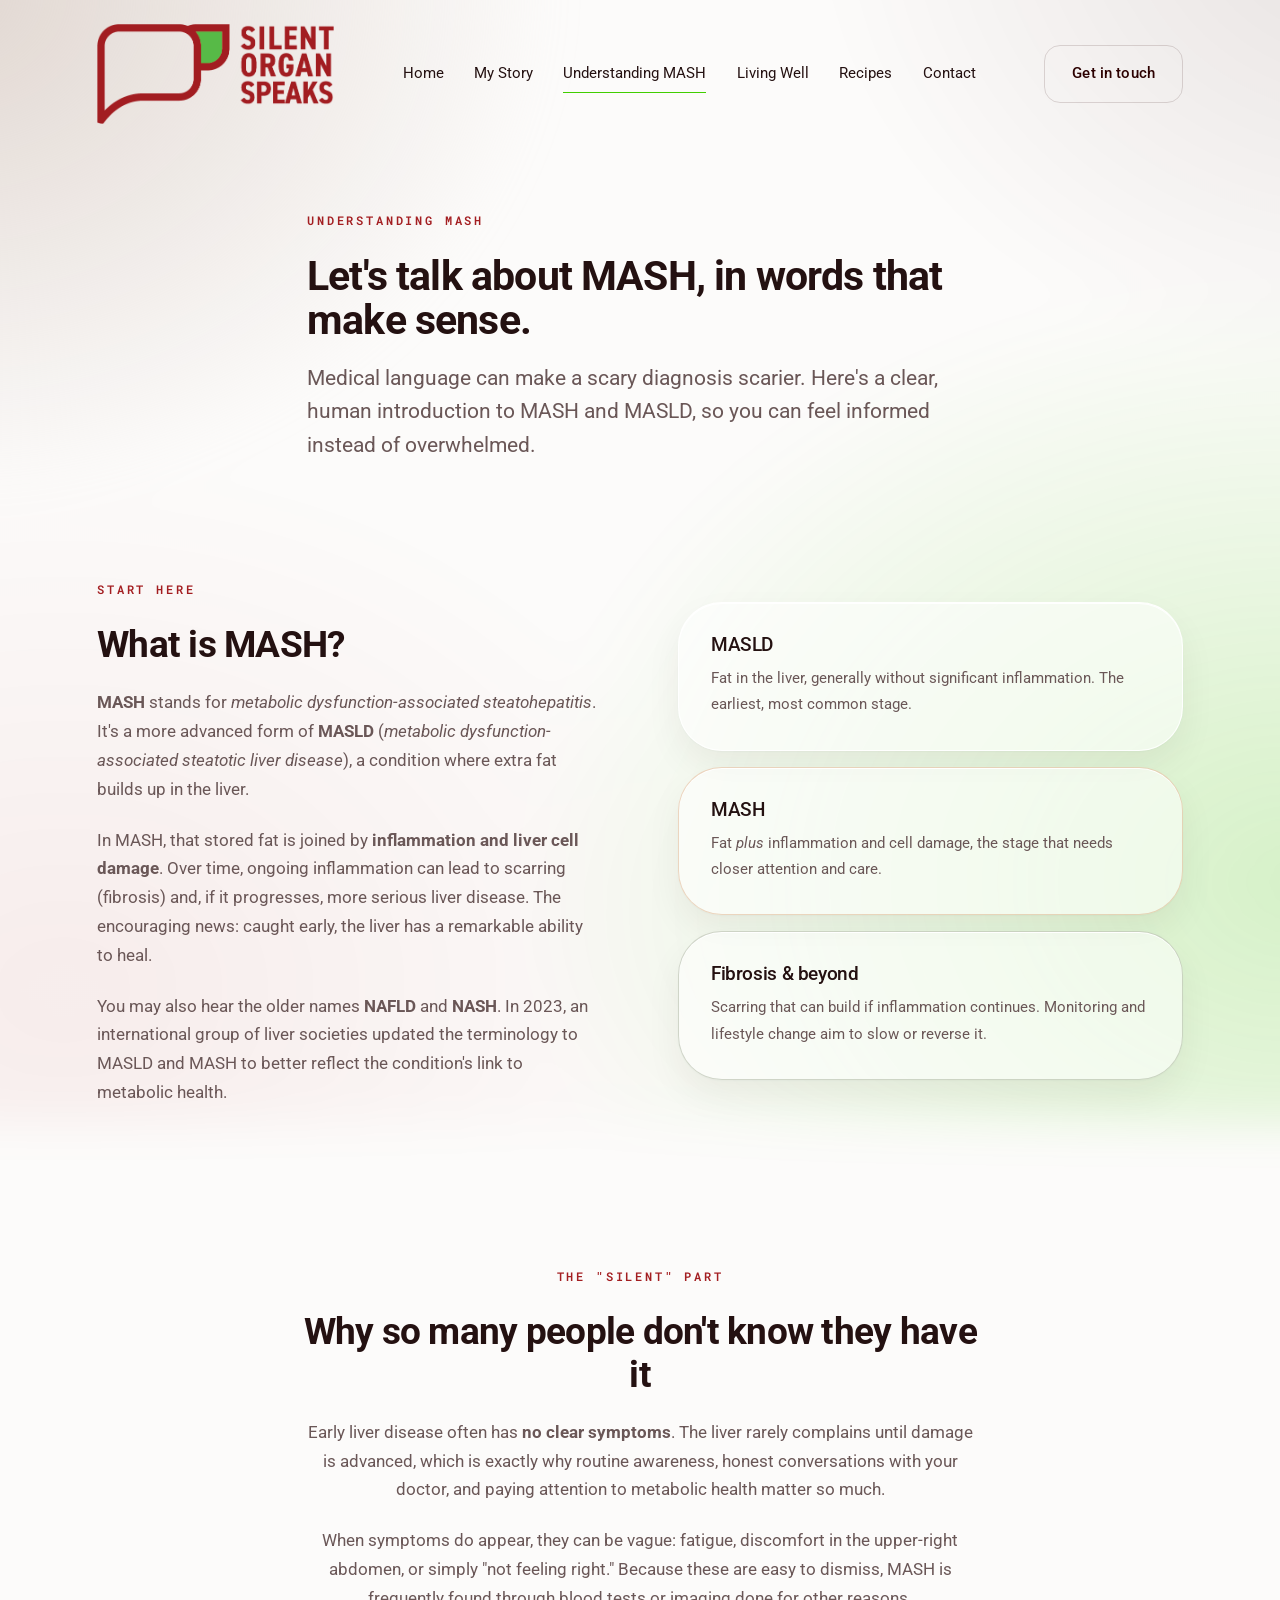
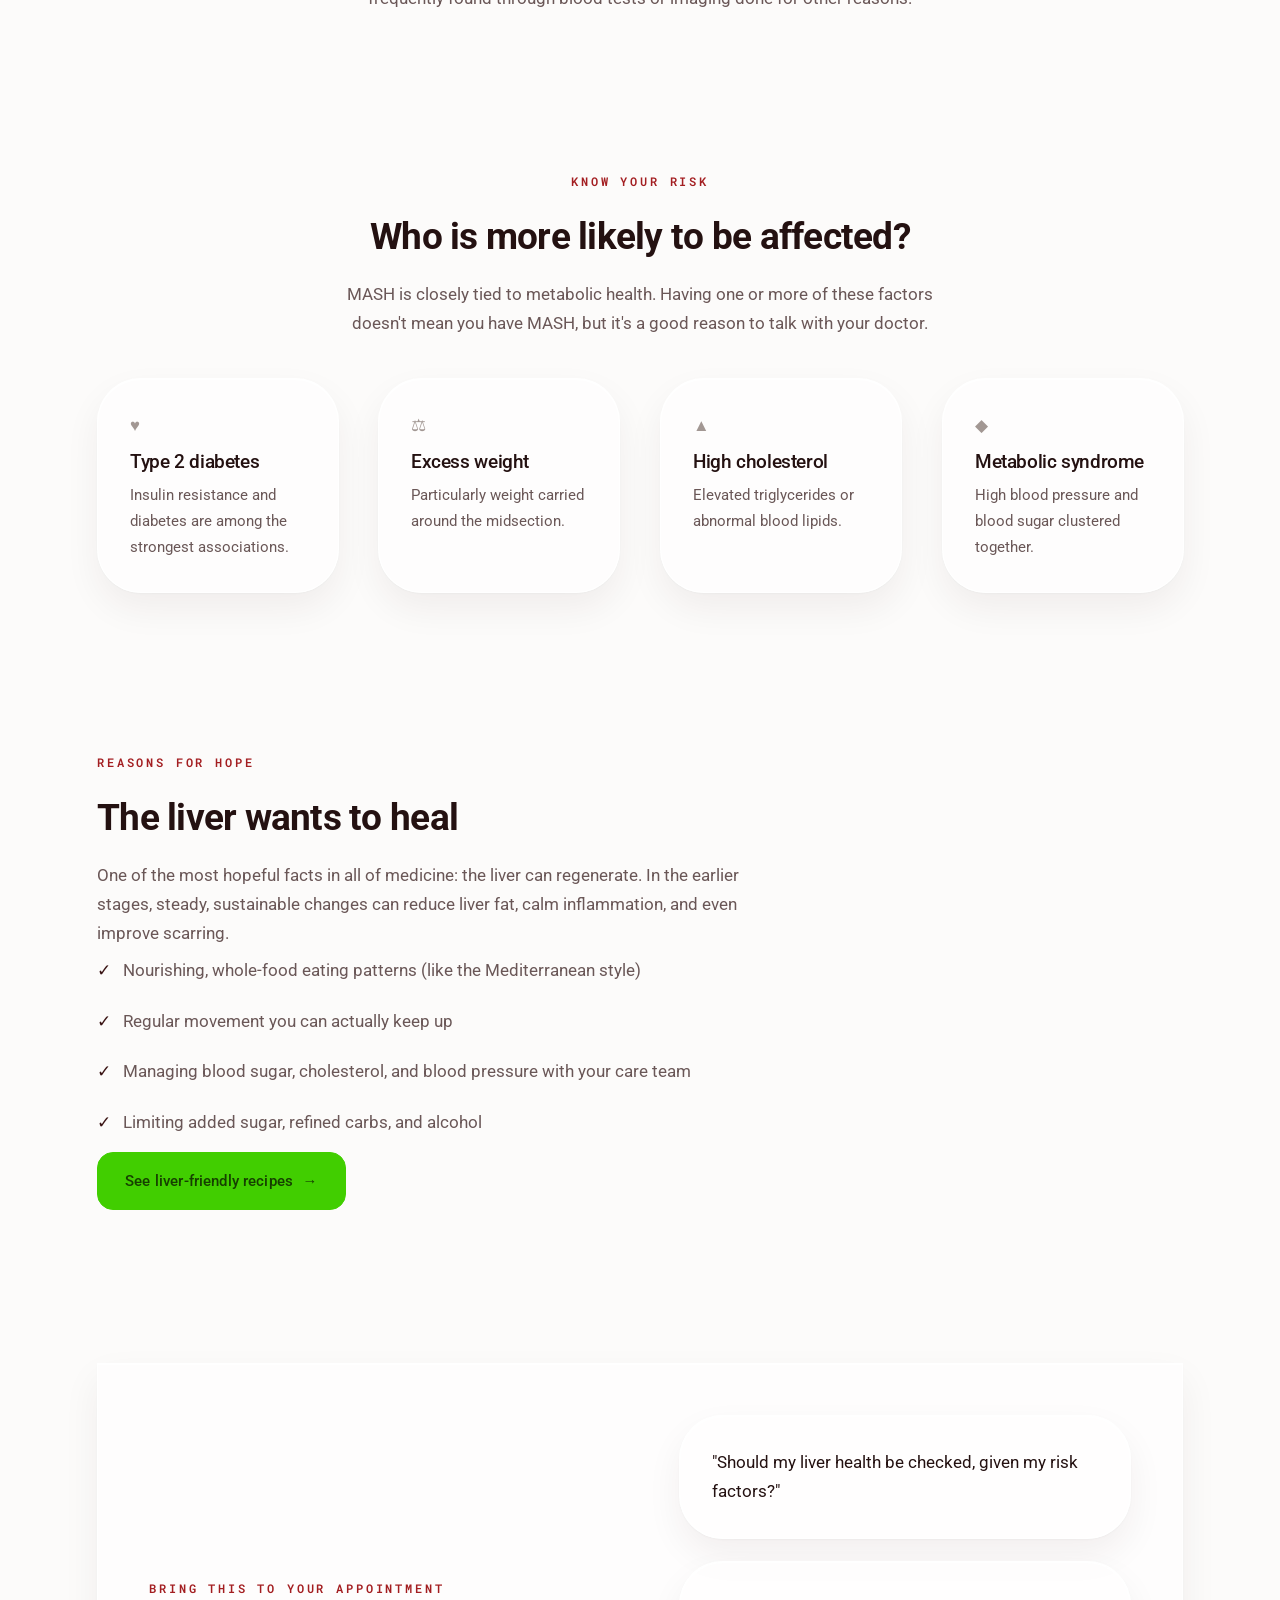
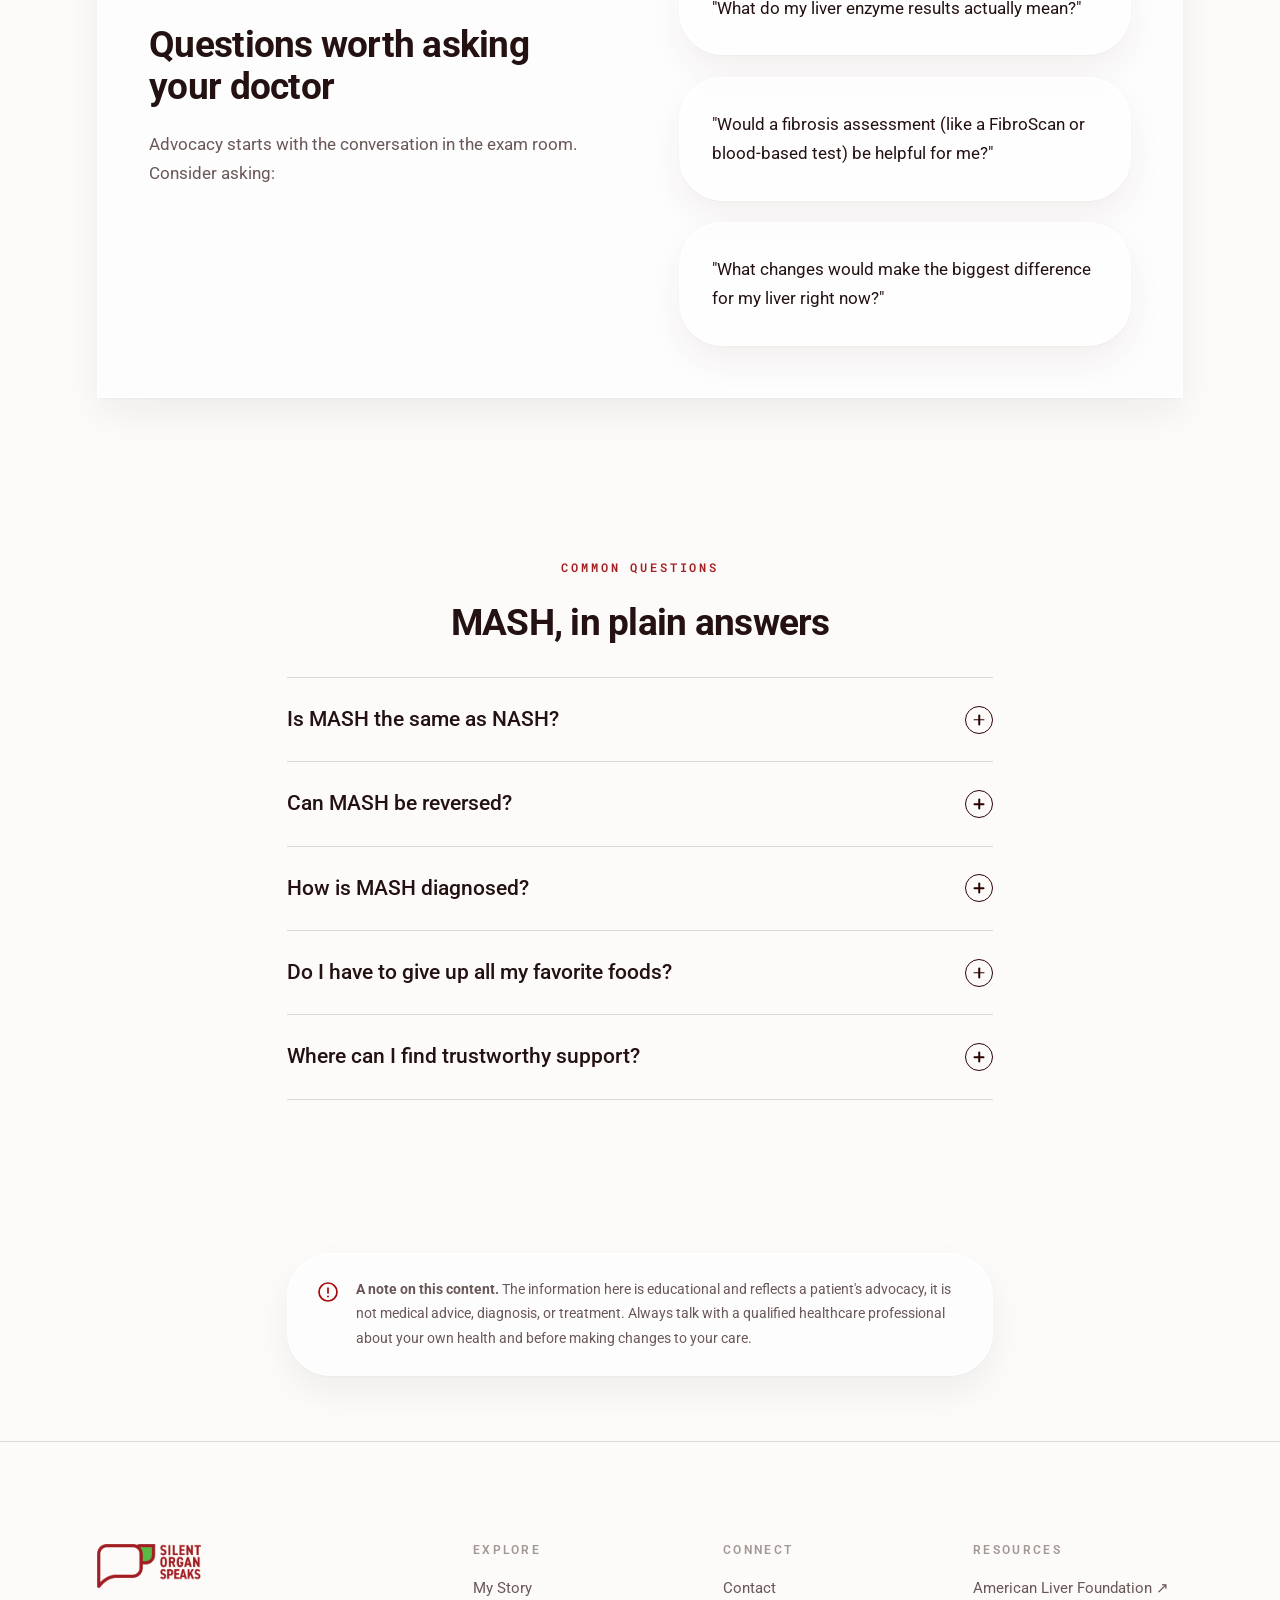
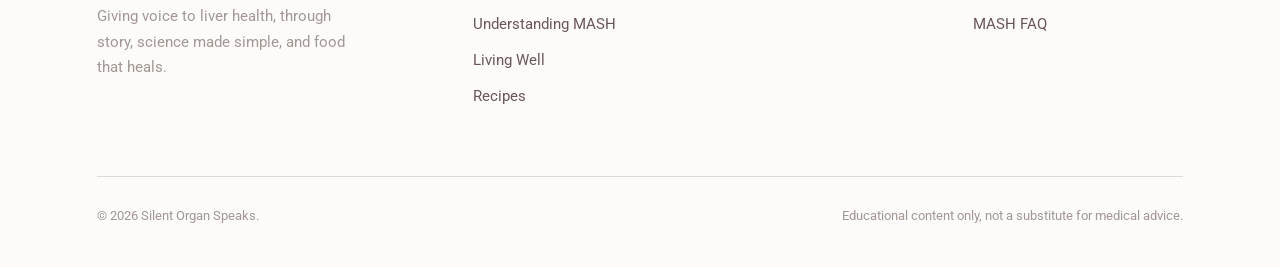
<file: mash.html>
<!DOCTYPE html>
<html lang="en">
<head>
  <meta charset="UTF-8" />
  <meta name="viewport" content="width=device-width, initial-scale=1.0" />
  <title>Understanding MASH | Silent Organ Speaks</title>
  <meta name="description" content="A plain-language guide to MASH (metabolic dysfunction-associated steatohepatitis) and MASLD: what it is, who's at risk, symptoms, and questions to ask your doctor." />
  <link rel="preconnect" href="https://fonts.googleapis.com" />
  <link rel="preconnect" href="https://fonts.gstatic.com" crossorigin />
  <link href="https://fonts.googleapis.com/css2?family=Roboto:wght@400;500;700;900&family=Roboto+Mono:wght@500;600&display=swap" rel="stylesheet" />
  <link rel="stylesheet" href="assets/css/styles.css" />
  <link rel="icon" href="data:image/svg+xml,%3Csvg xmlns='http://www.w3.org/2000/svg' viewBox='0 0 55 46'%3E%3Cpath d='M12 4H34A6.5 6.5 0 0 1 40.5 10.5V21A6.5 6.5 0 0 1 34 27.5H20L10 36.5 12.2 27.5H12A6.5 6.5 0 0 1 5.5 21V10.5A6.5 6.5 0 0 1 12 4Z' fill='none' stroke='%23A80505' stroke-width='4.6' stroke-linejoin='round' stroke-linecap='round'/%3E%3Cpath d='M38 23.2C36.6 14 40.6 5 48 4 51.4 3.5 53.6 6.3 53 9.9 51.5 18.4 45.4 24.2 39.2 24.2 38.8 24.2 38.4 23.8 38 23.2Z' fill='%2341CE00'/%3E%3C/svg%3E" />
</head>
<body>
  <header class="nav" id="nav">
    <div class="wrap nav__inner">
      <a class="brand" href="index.html" aria-label="Silent Organ Speaks home">
        <img class="brand-logo" src="assets/img/SOSORG.png" alt="Silent Organ Speaks" />
        
      </a>
      <nav class="nav__links" aria-label="Primary">
        <a href="index.html">Home</a>
        <a href="story.html">My Story</a>
        <a href="mash.html" aria-current="page">Understanding MASH</a>
        <a href="livingwell.html">Living Well</a>
        <a href="recipes.html">Recipes</a>
        <a href="contact.html">Contact</a>
      </nav>
      <div class="nav__cta"><a href="contact.html" class="btn btn--amber">Get in touch</a></div>
      <button class="nav__toggle" aria-label="Toggle menu" aria-expanded="false"><span></span><span></span><span></span></button>
    </div>
  </header>

  <main>
    <!-- PAGE HERO -->
    <section class="page-hero">
      <div class="blob blob--1" style="opacity:.35; background: radial-gradient(circle at 30% 30%, var(--sage-soft), var(--sage) 55%, transparent 72%);"></div>
      <div class="wrap page-hero__inner">
        <span class="eyebrow reveal">Understanding MASH</span>
        <h1 class="display reveal" data-delay="1">Let's talk about MASH, in words that make sense.</h1>
        <p class="lede reveal" data-delay="2">Medical language can make a scary diagnosis scarier. Here's a clear, human introduction to MASH and MASLD, so you can feel informed instead of overwhelmed.</p>
      </div>
    </section>

    <!-- WHAT IS IT -->
    <section class="section section--tight">
      <div class="wrap">
        <div class="split">
          <div class="stack reveal">
            <span class="eyebrow">Start here</span>
            <h2>What is MASH?</h2>
            <p style="color: var(--ink-soft);"><strong>MASH</strong> stands for <em>metabolic dysfunction-associated steatohepatitis</em>. It's a more advanced form of <strong>MASLD</strong> (<em>metabolic dysfunction-associated steatotic liver disease</em>), a condition where extra fat builds up in the liver.</p>
            <p style="color: var(--ink-soft);">In MASH, that stored fat is joined by <strong>inflammation and liver cell damage</strong>. Over time, ongoing inflammation can lead to scarring (fibrosis) and, if it progresses, more serious liver disease. The encouraging news: caught early, the liver has a remarkable ability to heal.</p>
            <p style="color: var(--ink-soft);">You may also hear the older names <strong>NAFLD</strong> and <strong>NASH</strong>. In 2023, an international group of liver societies updated the terminology to MASLD and MASH to better reflect the condition's link to metabolic health.</p>
          </div>
          <div class="split__media reveal" data-delay="1">
            <div class="grid" style="gap: 1rem;">
              <div class="fact"><h3>MASLD</h3><p>Fat in the liver, generally without significant inflammation. The earliest, most common stage.</p></div>
              <div class="fact" style="border-color: rgba(201,123,60,0.3);"><h3>MASH</h3><p>Fat <em>plus</em> inflammation and cell damage, the stage that needs closer attention and care.</p></div>
              <div class="fact" style="border-color: rgba(110,124,90,0.3);"><h3>Fibrosis &amp; beyond</h3><p>Scarring that can build if inflammation continues. Monitoring and lifestyle change aim to slow or reverse it.</p></div>
            </div>
          </div>
        </div>
      </div>
    </section>

    <!-- WHY SILENT -->
    <section class="section">
      <div class="wrap">
        <div class="panel panel--plum reveal">
          <div class="stack center" style="max-width: 680px; margin-inline:auto;">
            <span class="eyebrow" style="justify-content:center;">The "silent" part</span>
            <h2>Why so many people don't know they have it</h2>
            <p style="color: rgba(250,245,236,0.85);">Early liver disease often has <strong>no clear symptoms</strong>. The liver rarely complains until damage is advanced, which is exactly why routine awareness, honest conversations with your doctor, and paying attention to metabolic health matter so much.</p>
            <p style="color: rgba(250,245,236,0.85);">When symptoms do appear, they can be vague: fatigue, discomfort in the upper-right abdomen, or simply "not feeling right." Because these are easy to dismiss, MASH is frequently found through blood tests or imaging done for other reasons.</p>
          </div>
        </div>
      </div>
    </section>

    <!-- RISK FACTORS -->
    <section class="section section--tight">
      <div class="wrap">
        <div class="center stack reveal" style="max-width: 600px; margin: 0 auto 2.5rem;">
          <span class="eyebrow" style="justify-content:center;">Know your risk</span>
          <h2>Who is more likely to be affected?</h2>
          <p style="color: var(--ink-soft);">MASH is closely tied to metabolic health. Having one or more of these factors doesn't mean you have MASH, but it's a good reason to talk with your doctor.</p>
        </div>
        <div class="grid four">
          <div class="fact reveal"><div class="fact__badge">♥</div><h3>Type 2 diabetes</h3><p>Insulin resistance and diabetes are among the strongest associations.</p></div>
          <div class="fact reveal" data-delay="1"><div class="fact__badge">⚖</div><h3>Excess weight</h3><p>Particularly weight carried around the midsection.</p></div>
          <div class="fact reveal" data-delay="2"><div class="fact__badge">▲</div><h3>High cholesterol</h3><p>Elevated triglycerides or abnormal blood lipids.</p></div>
          <div class="fact reveal" data-delay="3"><div class="fact__badge">◆</div><h3>Metabolic syndrome</h3><p>High blood pressure and blood sugar clustered together.</p></div>
        </div>
      </div>
    </section>

    <!-- WHAT HELPS -->
    <section class="section">
      <div class="wrap">
        <div style="max-width: 68ch;">
          <div class="stack reveal" data-delay="1">
            <span class="eyebrow">Reasons for hope</span>
            <h2>The liver wants to heal</h2>
            <p style="color: var(--ink-soft);">One of the most hopeful facts in all of medicine: the liver can regenerate. In the earlier stages, steady, sustainable changes can reduce liver fat, calm inflammation, and even improve scarring.</p>
            <ul class="stack" style="margin-top: 0.5rem;">
              <li style="display:flex; gap:0.75rem; color: var(--ink-soft);"><span style="color: var(--sage-deep);">✓</span> Nourishing, whole-food eating patterns (like the Mediterranean style)</li>
              <li style="display:flex; gap:0.75rem; color: var(--ink-soft);"><span style="color: var(--sage-deep);">✓</span> Regular movement you can actually keep up</li>
              <li style="display:flex; gap:0.75rem; color: var(--ink-soft);"><span style="color: var(--sage-deep);">✓</span> Managing blood sugar, cholesterol, and blood pressure with your care team</li>
              <li style="display:flex; gap:0.75rem; color: var(--ink-soft);"><span style="color: var(--sage-deep);">✓</span> Limiting added sugar, refined carbs, and alcohol</li>
            </ul>
            <div style="margin-top: 1rem;"><a href="recipes.html" class="btn btn--amber">See liver-friendly recipes <span class="arrow">→</span></a></div>
          </div>
        </div>
      </div>
    </section>

    <!-- QUESTIONS FOR DOCTOR -->
    <section class="section section--tight">
      <div class="wrap">
        <div class="panel panel--cream reveal">
          <div class="split">
            <div class="stack">
              <span class="eyebrow">Bring this to your appointment</span>
              <h2>Questions worth asking your doctor</h2>
              <p style="color: var(--ink-soft);">Advocacy starts with the conversation in the exam room. Consider asking:</p>
            </div>
            <div class="stack">
              <div class="fact">"Should my liver health be checked, given my risk factors?"</div>
              <div class="fact">"What do my liver enzyme results actually mean?"</div>
              <div class="fact">"Would a fibrosis assessment (like a FibroScan or blood-based test) be helpful for me?"</div>
              <div class="fact">"What changes would make the biggest difference for my liver right now?"</div>
            </div>
          </div>
        </div>
      </div>
    </section>

    <!-- FAQ -->
    <section class="section" id="faq">
      <div class="wrap" style="max-width: 860px;">
        <div class="center stack reveal" style="margin-bottom: 2rem;">
          <span class="eyebrow" style="justify-content:center;">Common questions</span>
          <h2>MASH, in plain answers</h2>
        </div>
        <div class="acc reveal">
          <div class="acc__item">
            <button class="acc__head" aria-expanded="false">Is MASH the same as NASH?<span class="acc__ico">+</span></button>
            <div class="acc__body"><p>They describe the same underlying condition. "MASH" is the updated name adopted in 2023 to emphasize the link to metabolic health; "NASH" (nonalcoholic steatohepatitis) is the term you may still see in older articles and records.</p></div>
          </div>
          <div class="acc__item">
            <button class="acc__head" aria-expanded="false">Can MASH be reversed?<span class="acc__ico">+</span></button>
            <div class="acc__body"><p>In earlier stages, many people can reduce liver fat and inflammation, and even improve early scarring, through sustained lifestyle changes and medical care. Outcomes depend on the stage and each person's health, which is why early attention matters so much. Your care team can guide what's realistic for you.</p></div>
          </div>
          <div class="acc__item">
            <button class="acc__head" aria-expanded="false">How is MASH diagnosed?<span class="acc__ico">+</span></button>
            <div class="acc__body"><p>It often begins with blood tests and imaging. To assess inflammation and scarring, doctors may use specialized imaging (such as elastography/FibroScan), blood-based fibrosis scores, or in some cases a liver biopsy. Your doctor will recommend what's appropriate for your situation.</p></div>
          </div>
          <div class="acc__item">
            <button class="acc__head" aria-expanded="false">Do I have to give up all my favorite foods?<span class="acc__ico">+</span></button>
            <div class="acc__body"><p>Not at all. The goal is a nourishing, sustainable pattern, more whole foods, fiber, and healthy fats; less added sugar, refined carbs, and alcohol. Our <a href="recipes.html">recipes</a> are proof that liver-friendly food can be genuinely delicious.</p></div>
          </div>
          <div class="acc__item">
            <button class="acc__head" aria-expanded="false">Where can I find trustworthy support?<span class="acc__ico">+</span></button>
            <div class="acc__body"><p>Reputable organizations such as the American Liver Foundation offer patient education and community. And you're always welcome here, through my <a href="story.html">story</a>, the <a href="recipes.html">recipes</a>, and the resources gathered on this site.</p></div>
          </div>
        </div>
      </div>
    </section>

    <!-- DISCLAIMER -->
    <section class="section section--tight">
      <div class="wrap" style="max-width: 860px;">
        <div class="disclaimer reveal">
          <svg viewBox="0 0 24 24" fill="none"><path d="M12 3a9 9 0 100 18 9 9 0 000-18z" stroke="currentColor" stroke-width="1.7"/><path d="M12 8v5" stroke="currentColor" stroke-width="1.7" stroke-linecap="round"/><circle cx="12" cy="16.5" r="1" fill="currentColor"/></svg>
          <div>
            <strong>A note on this content.</strong> The information here is educational and reflects a patient's advocacy, it is not medical advice, diagnosis, or treatment. Always talk with a qualified healthcare professional about your own health and before making changes to your care.
          </div>
        </div>
      </div>
    </section>
  </main>

  <footer class="footer">
    <div class="wrap">
      <div class="footer__grid">
        <div>
          <a class="brand" href="index.html"><img class="brand-logo" src="assets/img/SOSORG.png" alt="Silent Organ Speaks" /></a>
          <p>Giving voice to liver health, through story, science made simple, and food that heals.</p>
        </div>
        <div><h4>Explore</h4><ul class="footer__links"><li><a href="story.html">My Story</a></li><li><a href="mash.html">Understanding MASH</a></li><li><a href="livingwell.html">Living Well</a></li><li><a href="recipes.html">Recipes</a></li></ul></div>
        <div><h4>Connect</h4><ul class="footer__links"><li><a href="contact.html">Contact</a></li></ul></div>
        <div><h4>Resources</h4><ul class="footer__links"><li><a href="https://liverfoundation.org" target="_blank" rel="noopener">American Liver Foundation ↗</a></li><li><a href="#faq">MASH FAQ</a></li></ul></div>
      </div>
      <div class="footer__base"><span>© <span data-year>2026</span> Silent Organ Speaks.</span><span>Educational content only, not a substitute for medical advice.</span></div>
    </div>
  </footer>
  <script src="assets/js/main.js"></script>
</body>
</html>
</file>
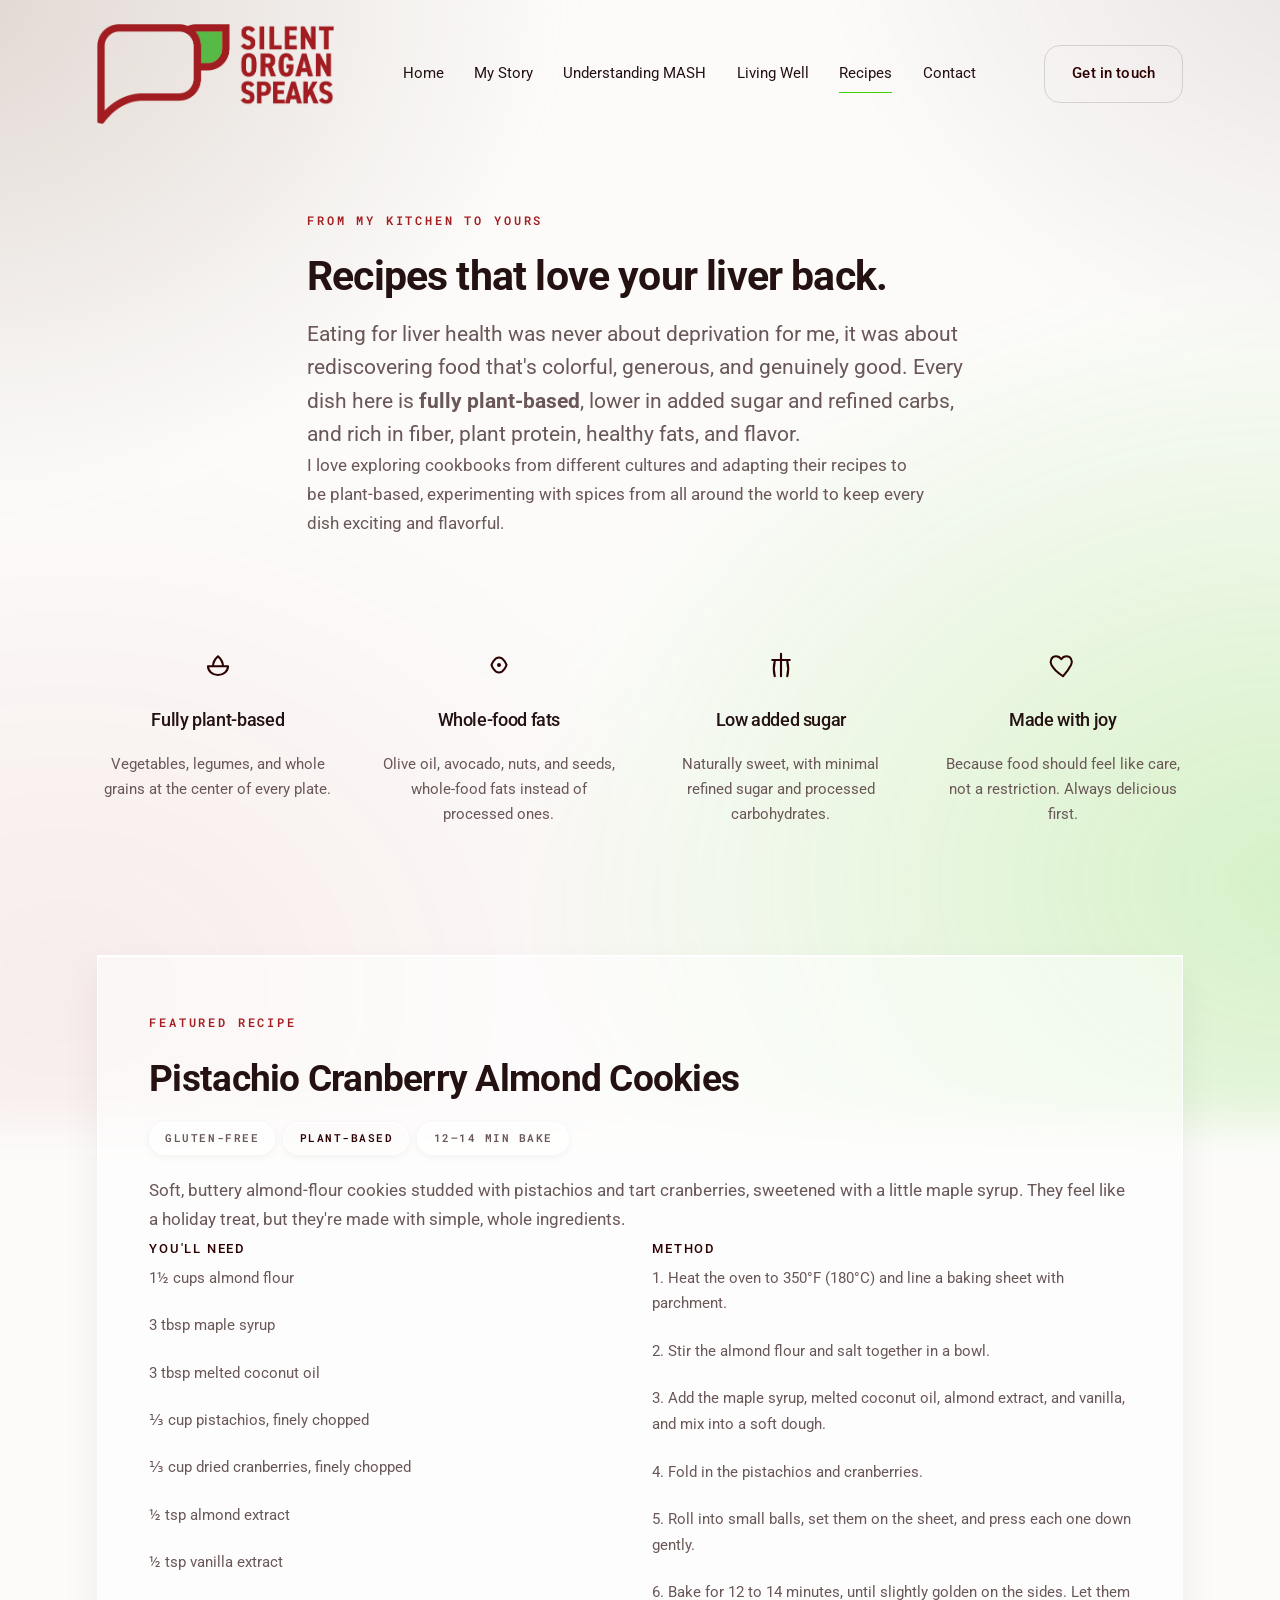
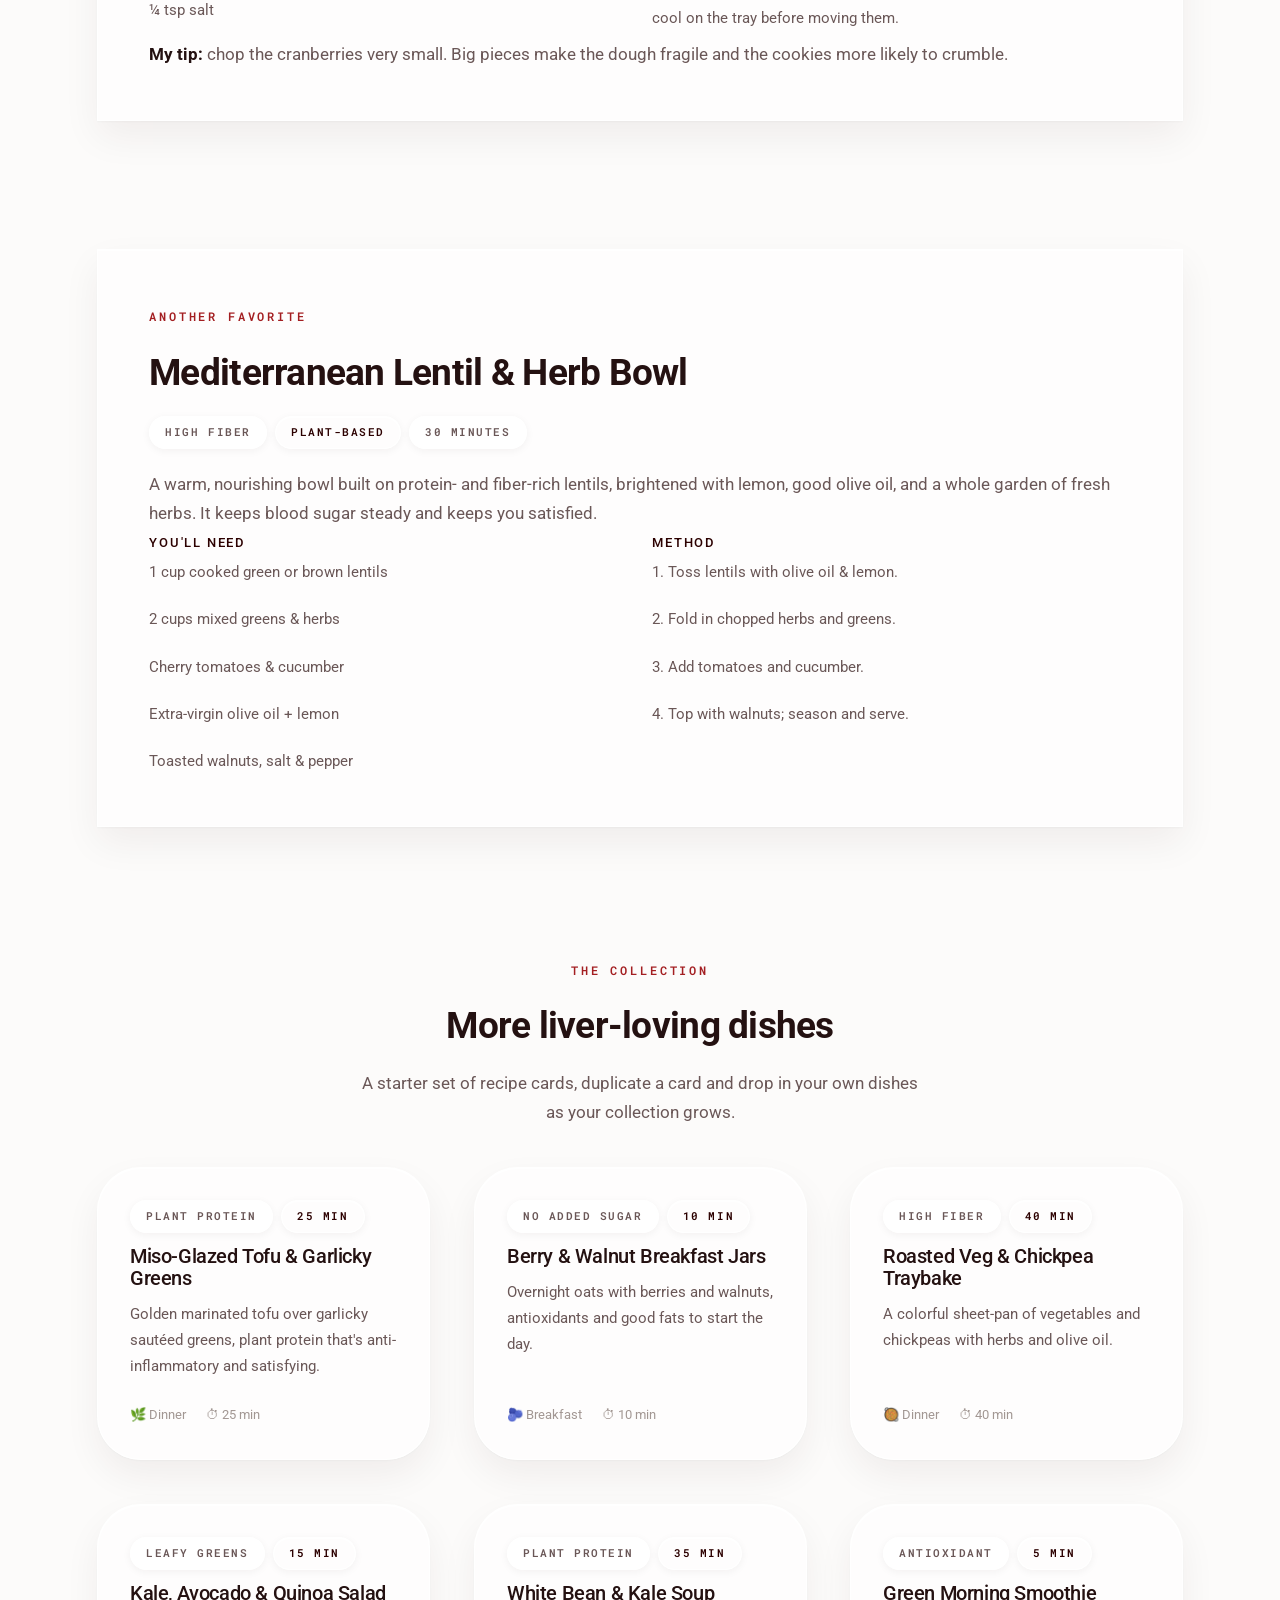
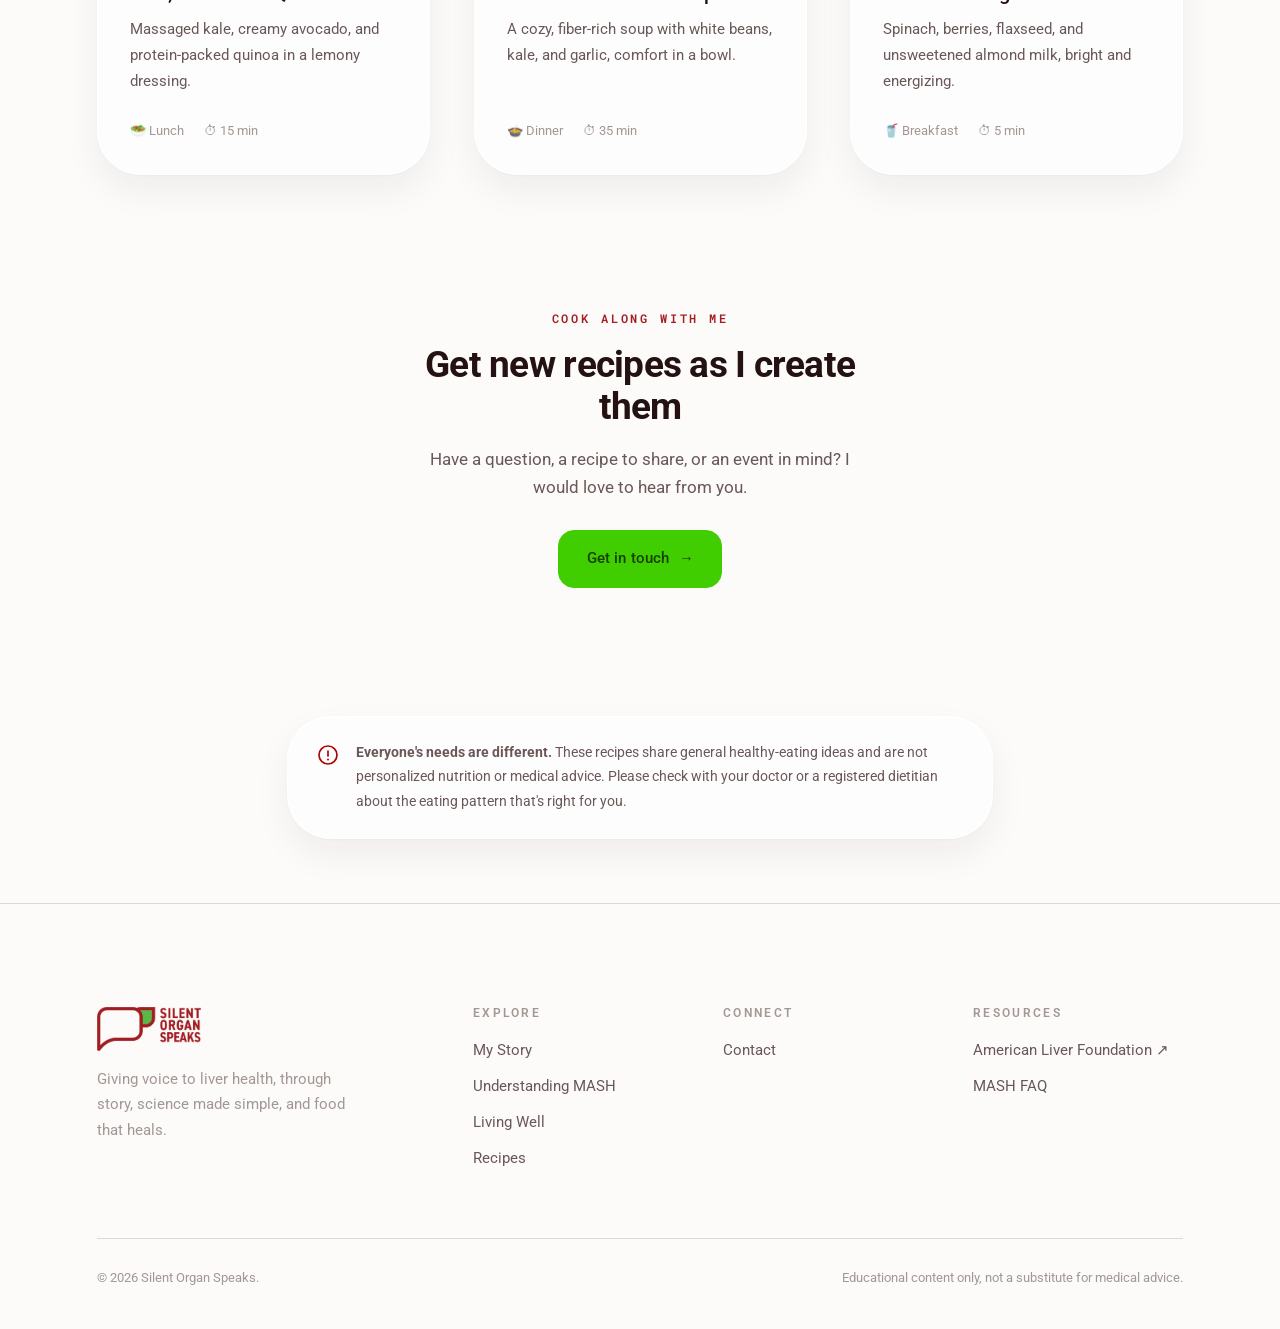
<file: recipes.html>
<!DOCTYPE html>
<html lang="en">
<head>
  <meta charset="UTF-8" />
  <meta name="viewport" content="width=device-width, initial-scale=1.0" />
  <title>Liver-Loving Recipes | Silent Organ Speaks</title>
  <meta name="description" content="Nourishing, plant-based recipes that are gentle on your liver, lower in added sugar and refined carbs, and rich in fiber, plant protein, healthy fats, and flavor." />
  <link rel="preconnect" href="https://fonts.googleapis.com" />
  <link rel="preconnect" href="https://fonts.gstatic.com" crossorigin />
  <link href="https://fonts.googleapis.com/css2?family=Roboto:wght@400;500;700;900&family=Roboto+Mono:wght@500;600&display=swap" rel="stylesheet" />
  <link rel="stylesheet" href="assets/css/styles.css" />
  <link rel="icon" href="data:image/svg+xml,%3Csvg xmlns='http://www.w3.org/2000/svg' viewBox='0 0 55 46'%3E%3Cpath d='M12 4H34A6.5 6.5 0 0 1 40.5 10.5V21A6.5 6.5 0 0 1 34 27.5H20L10 36.5 12.2 27.5H12A6.5 6.5 0 0 1 5.5 21V10.5A6.5 6.5 0 0 1 12 4Z' fill='none' stroke='%23A80505' stroke-width='4.6' stroke-linejoin='round' stroke-linecap='round'/%3E%3Cpath d='M38 23.2C36.6 14 40.6 5 48 4 51.4 3.5 53.6 6.3 53 9.9 51.5 18.4 45.4 24.2 39.2 24.2 38.8 24.2 38.4 23.8 38 23.2Z' fill='%2341CE00'/%3E%3C/svg%3E" />
</head>
<body>
  <header class="nav" id="nav">
    <div class="wrap nav__inner">
      <a class="brand" href="index.html" aria-label="Silent Organ Speaks home">
        <img class="brand-logo" src="assets/img/SOSORG.png" alt="Silent Organ Speaks" />
        
      </a>
      <nav class="nav__links" aria-label="Primary">
        <a href="index.html">Home</a>
        <a href="story.html">My Story</a>
        <a href="mash.html">Understanding MASH</a>
        <a href="livingwell.html">Living Well</a>
        <a href="recipes.html" aria-current="page">Recipes</a>
        <a href="contact.html">Contact</a>
      </nav>
      <div class="nav__cta"><a href="contact.html" class="btn btn--amber">Get in touch</a></div>
      <button class="nav__toggle" aria-label="Toggle menu" aria-expanded="false"><span></span><span></span><span></span></button>
    </div>
  </header>

  <main>
    <!-- PAGE HERO -->
    <section class="page-hero">
      <div class="blob blob--1" style="opacity:.4; background: radial-gradient(circle at 30% 30%, #F3D9B8, var(--amber) 55%, transparent 72%);"></div>
      <div class="wrap page-hero__inner">
        <span class="eyebrow reveal">From my kitchen to yours</span>
        <h1 class="display reveal" data-delay="1">Recipes that love your liver back.</h1>
        <p class="lede reveal" data-delay="2">Eating for liver health was never about deprivation for me, it was about rediscovering food that's colorful, generous, and genuinely good. Every dish here is <strong>fully plant-based</strong>, lower in added sugar and refined carbs, and rich in fiber, plant protein, healthy fats, and flavor.</p>
        <p class="reveal" data-delay="3" style="color: var(--ink-soft); max-width: 62ch;">I love exploring cookbooks from different cultures and adapting their recipes to be plant-based, experimenting with spices from all around the world to keep every dish exciting and flavorful.</p>
      </div>
    </section>

    <!-- PHILOSOPHY STRIP -->
    <section class="section section--tight">
      <div class="wrap">
        <div class="grid four">
          <div class="reveal center stack"><div class="pillar__ico" style="background: var(--sage); margin-inline:auto;"><svg viewBox="0 0 24 24" fill="none"><path d="M4 13c0 4 3.6 7 8 7s8-3 8-7H4z" stroke="currentColor" stroke-width="1.7" stroke-linejoin="round"/><path d="M8 13c0-3 1.8-6 4-8 2.2 2 4 5 4 8" stroke="currentColor" stroke-width="1.7" stroke-linejoin="round"/></svg></div><h3 style="font-size:1.15rem;">Fully plant-based</h3><p style="color: var(--ink-soft); font-size:0.92rem;">Vegetables, legumes, and whole grains at the center of every plate.</p></div>
          <div class="reveal center stack" data-delay="1"><div class="pillar__ico" style="background: var(--amber); margin-inline:auto;"><svg viewBox="0 0 24 24" fill="none"><path d="M6 12s2-6 6-6 6 6 6 6-2 6-6 6-6-6-6-6z" stroke="currentColor" stroke-width="1.7"/><circle cx="12" cy="12" r="1.6" fill="currentColor"/></svg></div><h3 style="font-size:1.15rem;">Whole-food fats</h3><p style="color: var(--ink-soft); font-size:0.92rem;">Olive oil, avocado, nuts, and seeds, whole-food fats instead of processed ones.</p></div>
          <div class="reveal center stack" data-delay="2"><div class="pillar__ico" style="background: var(--plum); margin-inline:auto;"><svg viewBox="0 0 24 24" fill="none"><path d="M12 3v18M5 8h14" stroke="currentColor" stroke-width="1.7" stroke-linecap="round"/><path d="M7 21c-1-4-1-8 0-12M17 21c1-4 1-8 0-12" stroke="currentColor" stroke-width="1.7" stroke-linecap="round"/></svg></div><h3 style="font-size:1.15rem;">Low added sugar</h3><p style="color: var(--ink-soft); font-size:0.92rem;">Naturally sweet, with minimal refined sugar and processed carbohydrates.</p></div>
          <div class="reveal center stack" data-delay="3"><div class="pillar__ico" style="background: var(--sage-deep); margin-inline:auto;"><svg viewBox="0 0 24 24" fill="none"><path d="M12 21s-7-4.6-9.3-9.2C1.2 8.6 3 5 6.4 5c2 0 3.4 1.2 4.2 2.4C11.4 6.2 12.8 5 14.8 5c3.4 0 5.2 3.6 3.7 6.8C16.2 16.4 12 21 12 21z" stroke="currentColor" stroke-width="1.6" stroke-linejoin="round"/></svg></div><h3 style="font-size:1.15rem;">Made with joy</h3><p style="color: var(--ink-soft); font-size:0.92rem;">Because food should feel like care, not a restriction. Always delicious first.</p></div>
        </div>
      </div>
    </section>

    <!-- FEATURED RECIPE -->
    <section class="section section--tight">
      <div class="wrap">
        <div class="panel panel--cream reveal">
          <div>
            <div class="stack">
              <span class="eyebrow">Featured recipe</span>
              <h2>Pistachio Cranberry Almond Cookies</h2>
              <div class="recipe__tags"><span class="tag">Gluten-free</span><span class="tag tag--amber">Plant-based</span><span class="tag">12–14 min bake</span></div>
              <p style="color: var(--ink-soft);">Soft, buttery almond-flour cookies studded with pistachios and tart cranberries, sweetened with a little maple syrup. They feel like a holiday treat, but they're made with simple, whole ingredients.</p>
              <div class="grid two" style="gap: 1.5rem; margin-top: 0.5rem;">
                <div>
                  <h4 style="font-family: var(--sans); font-size: 0.8rem; letter-spacing: 0.14em; text-transform: uppercase; color: var(--amber-deep); margin-bottom: 0.6rem;">You'll need</h4>
                  <ul class="stack" style="font-size: 0.95rem; color: var(--ink-soft);">
                    <li>1½ cups almond flour</li>
                    <li>3 tbsp maple syrup</li>
                    <li>3 tbsp melted coconut oil</li>
                    <li>⅓ cup pistachios, finely chopped</li>
                    <li>⅓ cup dried cranberries, finely chopped</li>
                    <li>½ tsp almond extract</li>
                    <li>½ tsp vanilla extract</li>
                    <li>¼ tsp salt</li>
                  </ul>
                </div>
                <div>
                  <h4 style="font-family: var(--sans); font-size: 0.8rem; letter-spacing: 0.14em; text-transform: uppercase; color: var(--amber-deep); margin-bottom: 0.6rem;">Method</h4>
                  <ul class="stack" style="font-size: 0.95rem; color: var(--ink-soft);">
                    <li>1. Heat the oven to 350°F (180°C) and line a baking sheet with parchment.</li>
                    <li>2. Stir the almond flour and salt together in a bowl.</li>
                    <li>3. Add the maple syrup, melted coconut oil, almond extract, and vanilla, and mix into a soft dough.</li>
                    <li>4. Fold in the pistachios and cranberries.</li>
                    <li>5. Roll into small balls, set them on the sheet, and press each one down gently.</li>
                    <li>6. Bake for 12 to 14 minutes, until slightly golden on the sides. Let them cool on the tray before moving them.</li>
                  </ul>
                </div>
              </div>
              <p style="color: var(--ink-soft); margin-top: 0.5rem;"><strong style="color: var(--ink);">My tip:</strong> chop the cranberries very small. Big pieces make the dough fragile and the cookies more likely to crumble.</p>
            </div>
          </div>
        </div>
      </div>
    </section>

    <!-- SECOND RECIPE -->
    <section class="section section--tight">
      <div class="wrap">
        <div class="panel panel--cream reveal">
          <div>
            <div class="stack">
              <span class="eyebrow">Another favorite</span>
              <h2>Mediterranean Lentil &amp; Herb Bowl</h2>
              <div class="recipe__tags"><span class="tag">High fiber</span><span class="tag tag--amber">Plant-based</span><span class="tag">30 minutes</span></div>
              <p style="color: var(--ink-soft);">A warm, nourishing bowl built on protein- and fiber-rich lentils, brightened with lemon, good olive oil, and a whole garden of fresh herbs. It keeps blood sugar steady and keeps you satisfied.</p>
              <div class="grid two" style="gap: 1.5rem; margin-top: 0.5rem;">
                <div>
                  <h4 style="font-family: var(--sans); font-size: 0.8rem; letter-spacing: 0.14em; text-transform: uppercase; color: var(--amber-deep); margin-bottom: 0.6rem;">You'll need</h4>
                  <ul class="stack" style="font-size: 0.95rem; color: var(--ink-soft);">
                    <li>1 cup cooked green or brown lentils</li>
                    <li>2 cups mixed greens &amp; herbs</li>
                    <li>Cherry tomatoes &amp; cucumber</li>
                    <li>Extra-virgin olive oil + lemon</li>
                    <li>Toasted walnuts, salt &amp; pepper</li>
                  </ul>
                </div>
                <div>
                  <h4 style="font-family: var(--sans); font-size: 0.8rem; letter-spacing: 0.14em; text-transform: uppercase; color: var(--amber-deep); margin-bottom: 0.6rem;">Method</h4>
                  <ul class="stack" style="font-size: 0.95rem; color: var(--ink-soft);">
                    <li>1. Toss lentils with olive oil &amp; lemon.</li>
                    <li>2. Fold in chopped herbs and greens.</li>
                    <li>3. Add tomatoes and cucumber.</li>
                    <li>4. Top with walnuts; season and serve.</li>
                  </ul>
                </div>
              </div>            </div>
          </div>
        </div>
      </div>
    </section>

    <!-- RECIPE GRID -->
    <section class="section section--tight">
      <div class="wrap">
        <div class="center stack reveal" style="max-width: 560px; margin: 0 auto 2.5rem;">
          <span class="eyebrow" style="justify-content:center;">The collection</span>
          <h2>More liver-loving dishes</h2>
          <p style="color: var(--ink-soft);">A starter set of recipe cards, duplicate a card and drop in your own dishes as your collection grows.</p>
        </div>
        <div class="recipe-grid">
          <article class="recipe reveal"><div class="recipe__body"><div class="recipe__tags"><span class="tag">Plant protein</span><span class="tag tag--amber">25 min</span></div><h3>Miso-Glazed Tofu &amp; Garlicky Greens</h3><p style="color: var(--ink-soft); font-size:0.95rem;">Golden marinated tofu over garlicky sautéed greens, plant protein that's anti-inflammatory and satisfying.</p><div class="recipe__meta"><span>🌿 Dinner</span><span>⏱ 25 min</span></div></div></article>
          <article class="recipe reveal" data-delay="1"><div class="recipe__body"><div class="recipe__tags"><span class="tag">No added sugar</span><span class="tag tag--amber">10 min</span></div><h3>Berry &amp; Walnut Breakfast Jars</h3><p style="color: var(--ink-soft); font-size:0.95rem;">Overnight oats with berries and walnuts, antioxidants and good fats to start the day.</p><div class="recipe__meta"><span>🫐 Breakfast</span><span>⏱ 10 min</span></div></div></article>
          <article class="recipe reveal" data-delay="2"><div class="recipe__body"><div class="recipe__tags"><span class="tag">High fiber</span><span class="tag tag--amber">40 min</span></div><h3>Roasted Veg &amp; Chickpea Traybake</h3><p style="color: var(--ink-soft); font-size:0.95rem;">A colorful sheet-pan of vegetables and chickpeas with herbs and olive oil.</p><div class="recipe__meta"><span>🥘 Dinner</span><span>⏱ 40 min</span></div></div></article>
          <article class="recipe reveal"><div class="recipe__body"><div class="recipe__tags"><span class="tag">Leafy greens</span><span class="tag tag--amber">15 min</span></div><h3>Kale, Avocado &amp; Quinoa Salad</h3><p style="color: var(--ink-soft); font-size:0.95rem;">Massaged kale, creamy avocado, and protein-packed quinoa in a lemony dressing.</p><div class="recipe__meta"><span>🥗 Lunch</span><span>⏱ 15 min</span></div></div></article>
          <article class="recipe reveal" data-delay="1"><div class="recipe__body"><div class="recipe__tags"><span class="tag">Plant protein</span><span class="tag tag--amber">35 min</span></div><h3>White Bean &amp; Kale Soup</h3><p style="color: var(--ink-soft); font-size:0.95rem;">A cozy, fiber-rich soup with white beans, kale, and garlic, comfort in a bowl.</p><div class="recipe__meta"><span>🍲 Dinner</span><span>⏱ 35 min</span></div></div></article>
          <article class="recipe reveal" data-delay="2"><div class="recipe__body"><div class="recipe__tags"><span class="tag">Antioxidant</span><span class="tag tag--amber">5 min</span></div><h3>Green Morning Smoothie</h3><p style="color: var(--ink-soft); font-size:0.95rem;">Spinach, berries, flaxseed, and unsweetened almond milk, bright and energizing.</p><div class="recipe__meta"><span>🥤 Breakfast</span><span>⏱ 5 min</span></div></div></article>
        </div>
      </div>
    </section>

    <!-- CTA -->
    <section class="section section--tight">
      <div class="wrap">
        <div class="panel panel--plum center reveal">
          <span class="eyebrow" style="justify-content:center;">Cook along with me</span>
          <h2 style="margin-top:0.75rem; max-width: 22ch; margin-inline:auto;">Get new recipes as I create them</h2>
          <p style="color: rgba(250,245,236,0.8); max-width: 46ch; margin: 1rem auto 1.75rem;">Have a question, a recipe to share, or an event in mind? I would love to hear from you.</p>
          <a href="contact.html" class="btn btn--amber">Get in touch <span class="arrow">→</span></a>
        </div>
      </div>
    </section>

    <!-- DISCLAIMER -->
    <section class="section section--tight">
      <div class="wrap" style="max-width: 860px;">
        <div class="disclaimer reveal">
          <svg viewBox="0 0 24 24" fill="none"><path d="M12 3a9 9 0 100 18 9 9 0 000-18z" stroke="currentColor" stroke-width="1.7"/><path d="M12 8v5" stroke="currentColor" stroke-width="1.7" stroke-linecap="round"/><circle cx="12" cy="16.5" r="1" fill="currentColor"/></svg>
          <div><strong>Everyone's needs are different.</strong> These recipes share general healthy-eating ideas and are not personalized nutrition or medical advice. Please check with your doctor or a registered dietitian about the eating pattern that's right for you.</div>
        </div>
      </div>
    </section>
  </main>

  <footer class="footer">
    <div class="wrap">
      <div class="footer__grid">
        <div>
          <a class="brand" href="index.html"><img class="brand-logo" src="assets/img/SOSORG.png" alt="Silent Organ Speaks" /></a>
          <p>Giving voice to liver health, through story, science made simple, and food that heals.</p>
        </div>
        <div><h4>Explore</h4><ul class="footer__links"><li><a href="story.html">My Story</a></li><li><a href="mash.html">Understanding MASH</a></li><li><a href="livingwell.html">Living Well</a></li><li><a href="recipes.html">Recipes</a></li></ul></div>
        <div><h4>Connect</h4><ul class="footer__links"><li><a href="contact.html">Contact</a></li></ul></div>
        <div><h4>Resources</h4><ul class="footer__links"><li><a href="https://liverfoundation.org" target="_blank" rel="noopener">American Liver Foundation ↗</a></li><li><a href="mash.html#faq">MASH FAQ</a></li></ul></div>
      </div>
      <div class="footer__base"><span>© <span data-year>2026</span> Silent Organ Speaks.</span><span>Educational content only, not a substitute for medical advice.</span></div>
    </div>
  </footer>
  <script src="assets/js/main.js"></script>
</body>
</html>
</file>
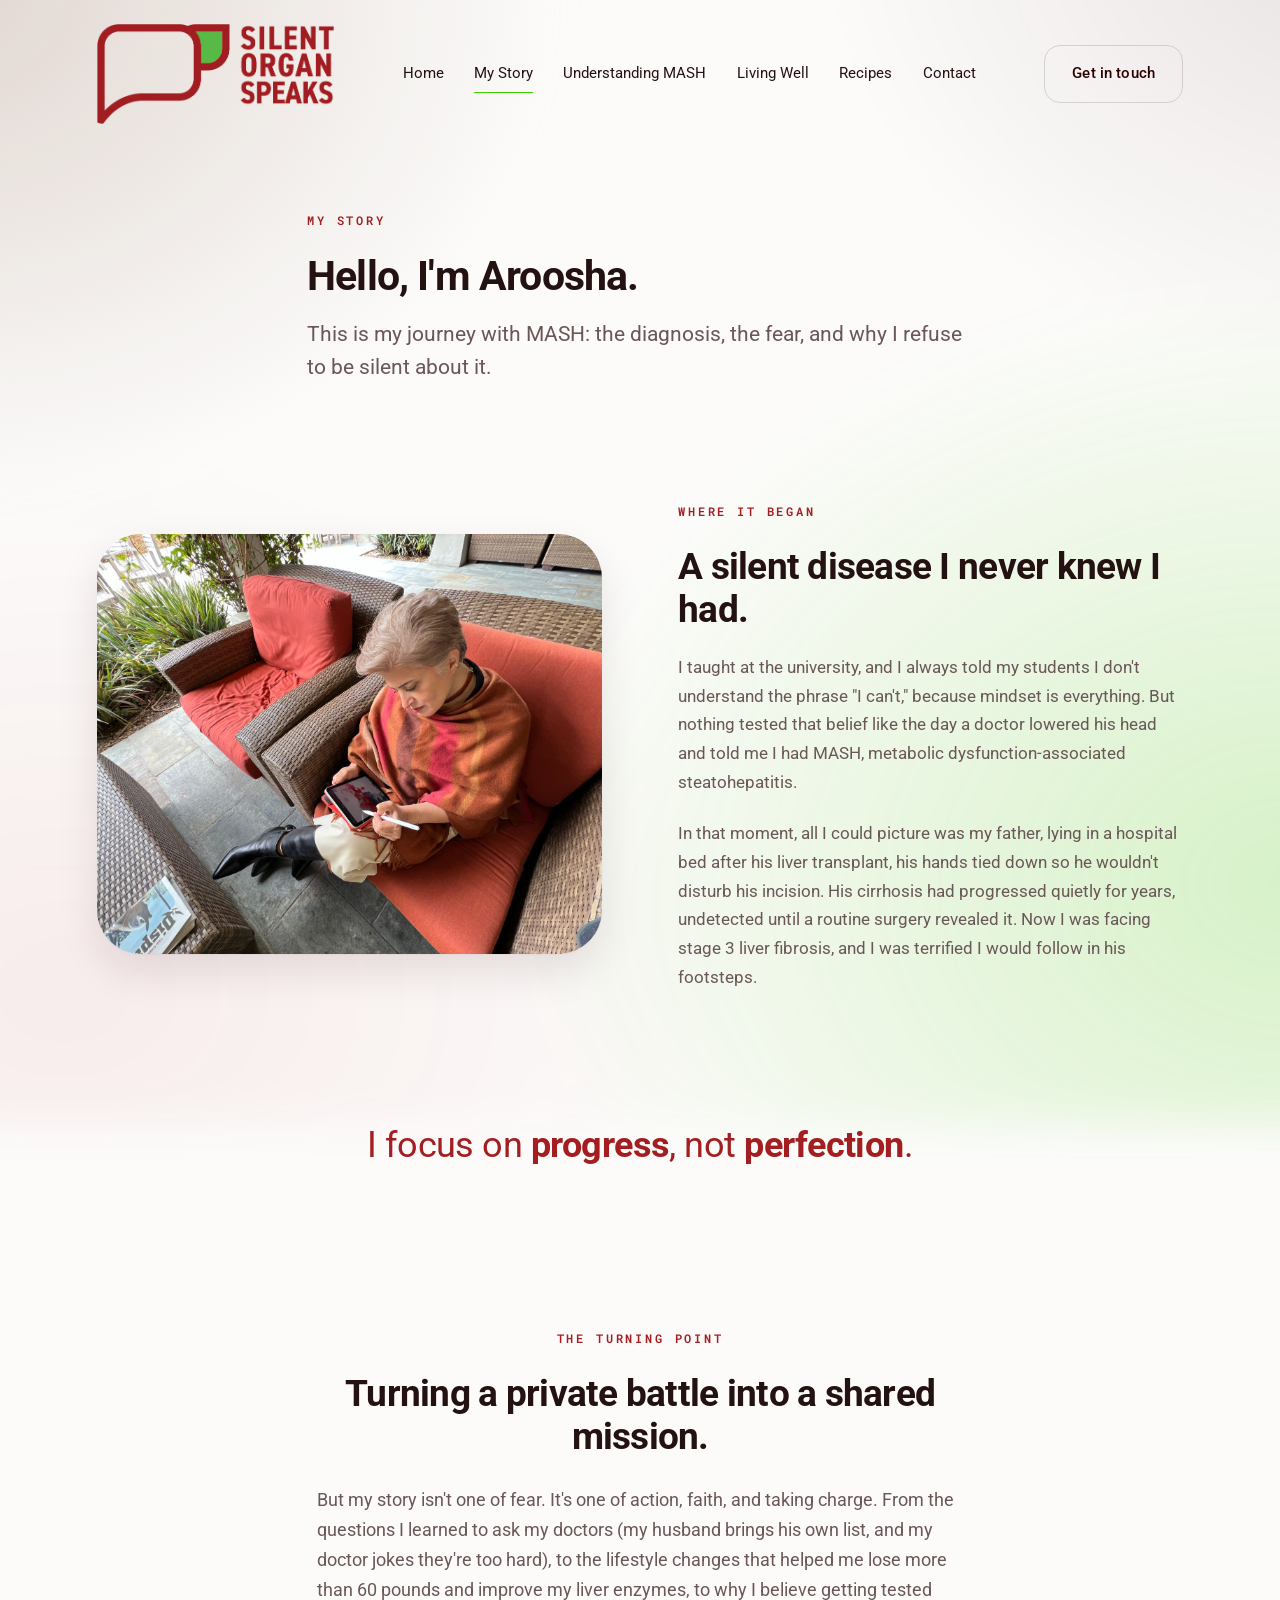
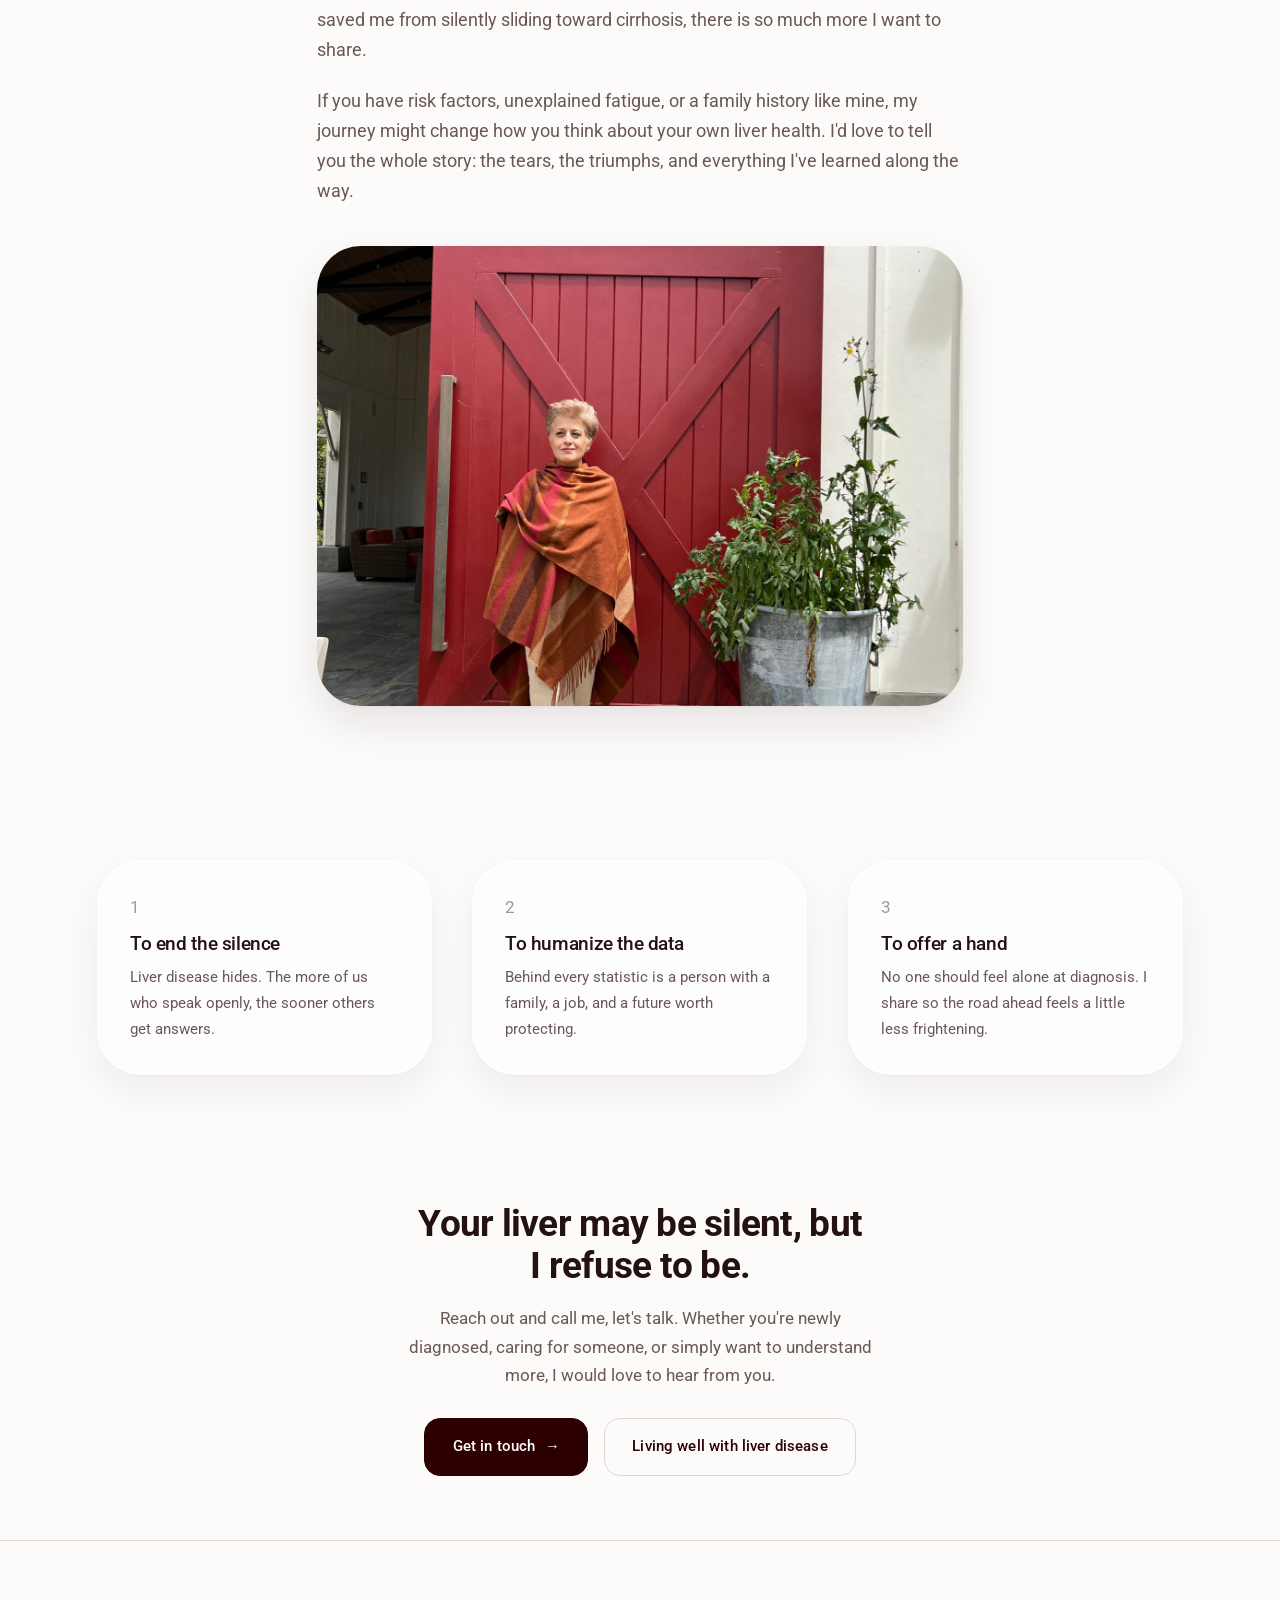
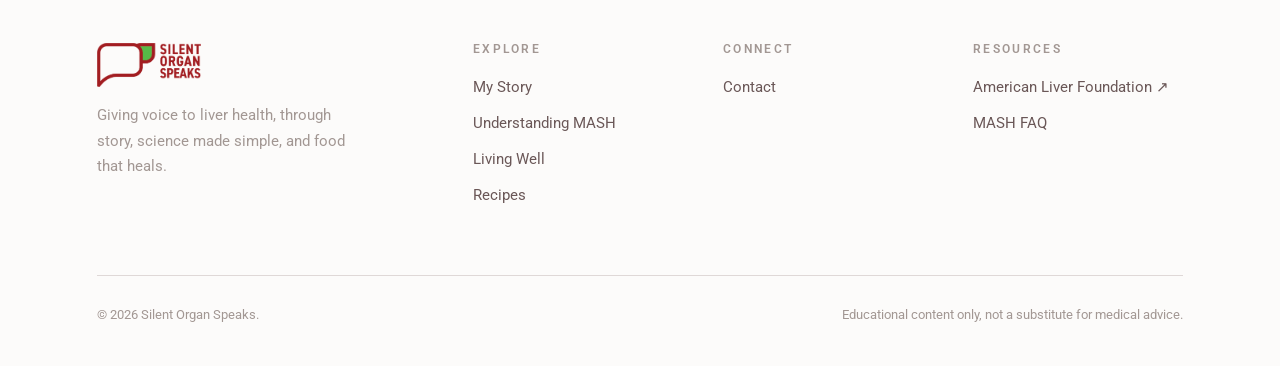
<file: story.html>
<!DOCTYPE html>
<html lang="en">
<head>
  <meta charset="UTF-8" />
  <meta name="viewport" content="width=device-width, initial-scale=1.0" />
  <title>My Story | Silent Organ Speaks</title>
  <meta name="description" content="Aroosha's story: a university teacher whose father's liver transplant led her to get tested, and how she faces stage 3 liver fibrosis from MASH with action, faith, and hope for others." />
  <link rel="preconnect" href="https://fonts.googleapis.com" />
  <link rel="preconnect" href="https://fonts.gstatic.com" crossorigin />
  <link href="https://fonts.googleapis.com/css2?family=Roboto:wght@400;500;700;900&family=Roboto+Mono:wght@500;600&display=swap" rel="stylesheet" />
  <link rel="stylesheet" href="assets/css/styles.css" />
  <link rel="icon" href="data:image/svg+xml,%3Csvg xmlns='http://www.w3.org/2000/svg' viewBox='0 0 55 46'%3E%3Cpath d='M12 4H34A6.5 6.5 0 0 1 40.5 10.5V21A6.5 6.5 0 0 1 34 27.5H20L10 36.5 12.2 27.5H12A6.5 6.5 0 0 1 5.5 21V10.5A6.5 6.5 0 0 1 12 4Z' fill='none' stroke='%23A80505' stroke-width='4.6' stroke-linejoin='round' stroke-linecap='round'/%3E%3Cpath d='M38 23.2C36.6 14 40.6 5 48 4 51.4 3.5 53.6 6.3 53 9.9 51.5 18.4 45.4 24.2 39.2 24.2 38.8 24.2 38.4 23.8 38 23.2Z' fill='%2341CE00'/%3E%3C/svg%3E" />
</head>
<body>
  <header class="nav" id="nav">
    <div class="wrap nav__inner">
      <a class="brand" href="index.html" aria-label="Silent Organ Speaks home">
        <img class="brand-logo" src="assets/img/SOSORG.png" alt="Silent Organ Speaks" />
        
      </a>
      <nav class="nav__links" aria-label="Primary">
        <a href="index.html">Home</a>
        <a href="story.html" aria-current="page">My Story</a>
        <a href="mash.html">Understanding MASH</a>
        <a href="livingwell.html">Living Well</a>
        <a href="recipes.html">Recipes</a>
        <a href="contact.html">Contact</a>
      </nav>
      <div class="nav__cta"><a href="contact.html" class="btn btn--amber">Get in touch</a></div>
      <button class="nav__toggle" aria-label="Toggle menu" aria-expanded="false"><span></span><span></span><span></span></button>
    </div>
  </header>

  <main>
    <!-- PAGE HERO -->
    <section class="page-hero">
      <div class="blob blob--1" style="opacity:.4;"></div>
      <div class="wrap page-hero__inner">
        <span class="eyebrow reveal">My story</span>
        <h1 class="display reveal" data-delay="1">Hello, I'm Aroosha.</h1>
        <p class="lede reveal" data-delay="2">This is my journey with MASH: the diagnosis, the fear, and why I refuse to be silent about it.</p>
      </div>
    </section>

    <!-- INTRO SPLIT -->
    <section class="section section--tight">
      <div class="wrap">
        <div class="split">
          <div class="reveal">
            <img class="photo" src="assets/img/SC_IMG_3491.jpg" alt="Aroosha writing on a tablet, wrapped in a warm shawl on a terracotta sofa" style="min-height: 420px; max-height: 560px;" />
          </div>
          <div class="stack reveal" data-delay="1">
            <span class="eyebrow">Where it began</span>
            <h2>A silent disease I never knew I had.</h2>
            <p style="color: var(--ink-soft);">I taught at the university, and I always told my students I don't understand the phrase "I can't," because mindset is everything. But nothing tested that belief like the day a doctor lowered his head and told me I had MASH, metabolic dysfunction-associated steatohepatitis.</p>
            <p style="color: var(--ink-soft);">In that moment, all I could picture was my father, lying in a hospital bed after his liver transplant, his hands tied down so he wouldn't disturb his incision. His cirrhosis had progressed quietly for years, undetected until a routine surgery revealed it. Now I was facing stage 3 liver fibrosis, and I was terrified I would follow in his footsteps.</p>
          </div>
        </div>
      </div>
    </section>

    <!-- PULL QUOTE -->
    <section class="section section--tight">
      <div class="wrap">
        <div class="reveal center" style="max-width: 880px; margin-inline:auto;">
          <p style="font-size: clamp(1.5rem, 2.8vw, 2.3rem); line-height: 1.35; font-weight: 400; letter-spacing: -0.015em; color: #A31E21;">I focus on <strong>progress</strong>, not <strong>perfection</strong>.</p>
        </div>
      </div>
    </section>

    <!-- THE TURNING POINT -->
    <section class="section">
      <div class="wrap" style="max-width: 800px;">
        <div class="stack reveal center">
          <span class="eyebrow" style="justify-content:center;">The turning point</span>
          <h2>Turning a private battle into a shared mission.</h2>
        </div>
        <div class="stack reveal" data-delay="1" style="margin-top: 1.75rem;">
          <p style="color: var(--ink-soft); font-size: 1.1rem;">But my story isn't one of fear. It's one of action, faith, and taking charge. From the questions I learned to ask my doctors (my husband brings his own list, and my doctor jokes they're too hard), to the lifestyle changes that helped me lose more than 60 pounds and improve my liver enzymes, to why I believe getting tested saved me from silently sliding toward cirrhosis, there is so much more I want to share.</p>
          <p style="color: var(--ink-soft); font-size: 1.1rem;">If you have risk factors, unexplained fatigue, or a family history like mine, my journey might change how you think about your own liver health. I'd love to tell you the whole story: the tears, the triumphs, and everything I've learned along the way.</p>
        </div>
        <div class="reveal" style="margin-top: 2.5rem;">
          <img class="photo" src="assets/img/aroosha.jpg" alt="Aroosha standing in front of a red barn door, wearing a warm shawl" style="max-height: 460px;" />
        </div>
      </div>
    </section>

    <!-- WHY I ADVOCATE -->
    <section class="section section--tight">
      <div class="wrap">
        <div class="grid three">
          <div class="fact reveal">
            <div class="fact__badge">1</div>
            <h3>To end the silence</h3>
            <p>Liver disease hides. The more of us who speak openly, the sooner others get answers.</p>
          </div>
          <div class="fact reveal" data-delay="1">
            <div class="fact__badge">2</div>
            <h3>To humanize the data</h3>
            <p>Behind every statistic is a person with a family, a job, and a future worth protecting.</p>
          </div>
          <div class="fact reveal" data-delay="2">
            <div class="fact__badge">3</div>
            <h3>To offer a hand</h3>
            <p>No one should feel alone at diagnosis. I share so the road ahead feels a little less frightening.</p>
          </div>
        </div>
      </div>
    </section>

    <!-- CTA -->
    <section class="section section--tight">
      <div class="wrap">
        <div class="panel panel--plum center reveal">
          <h2 style="max-width: 22ch; margin-inline:auto;">Your liver may be silent, but I refuse to be.</h2>
          <p style="max-width: 48ch; margin: 1rem auto 1.75rem;">Reach out and call me, let's talk. Whether you're newly diagnosed, caring for someone, or simply want to understand more, I would love to hear from you.</p>
          <div style="display:flex; gap:1rem; justify-content:center; flex-wrap:wrap;">
            <a href="contact.html" class="btn btn--primary">Get in touch <span class="arrow">→</span></a>
            <a href="livingwell.html" class="btn btn--ghost">Living well with liver disease</a>
          </div>
        </div>
      </div>
    </section>
  </main>

  <footer class="footer">
    <div class="wrap">
      <div class="footer__grid">
        <div>
          <a class="brand" href="index.html"><img class="brand-logo" src="assets/img/SOSORG.png" alt="Silent Organ Speaks" /></a>
          <p>Giving voice to liver health, through story, science made simple, and food that heals.</p>
        </div>
        <div><h4>Explore</h4><ul class="footer__links"><li><a href="story.html">My Story</a></li><li><a href="mash.html">Understanding MASH</a></li><li><a href="livingwell.html">Living Well</a></li><li><a href="recipes.html">Recipes</a></li></ul></div>
        <div><h4>Connect</h4><ul class="footer__links"><li><a href="contact.html">Contact</a></li></ul></div>
        <div><h4>Resources</h4><ul class="footer__links"><li><a href="https://liverfoundation.org" target="_blank" rel="noopener">American Liver Foundation ↗</a></li><li><a href="mash.html#faq">MASH FAQ</a></li></ul></div>
      </div>
      <div class="footer__base"><span>© <span data-year>2026</span> Silent Organ Speaks.</span><span>Educational content only, not a substitute for medical advice.</span></div>
    </div>
  </footer>
  <script src="assets/js/main.js"></script>
</body>
</html>
</file>
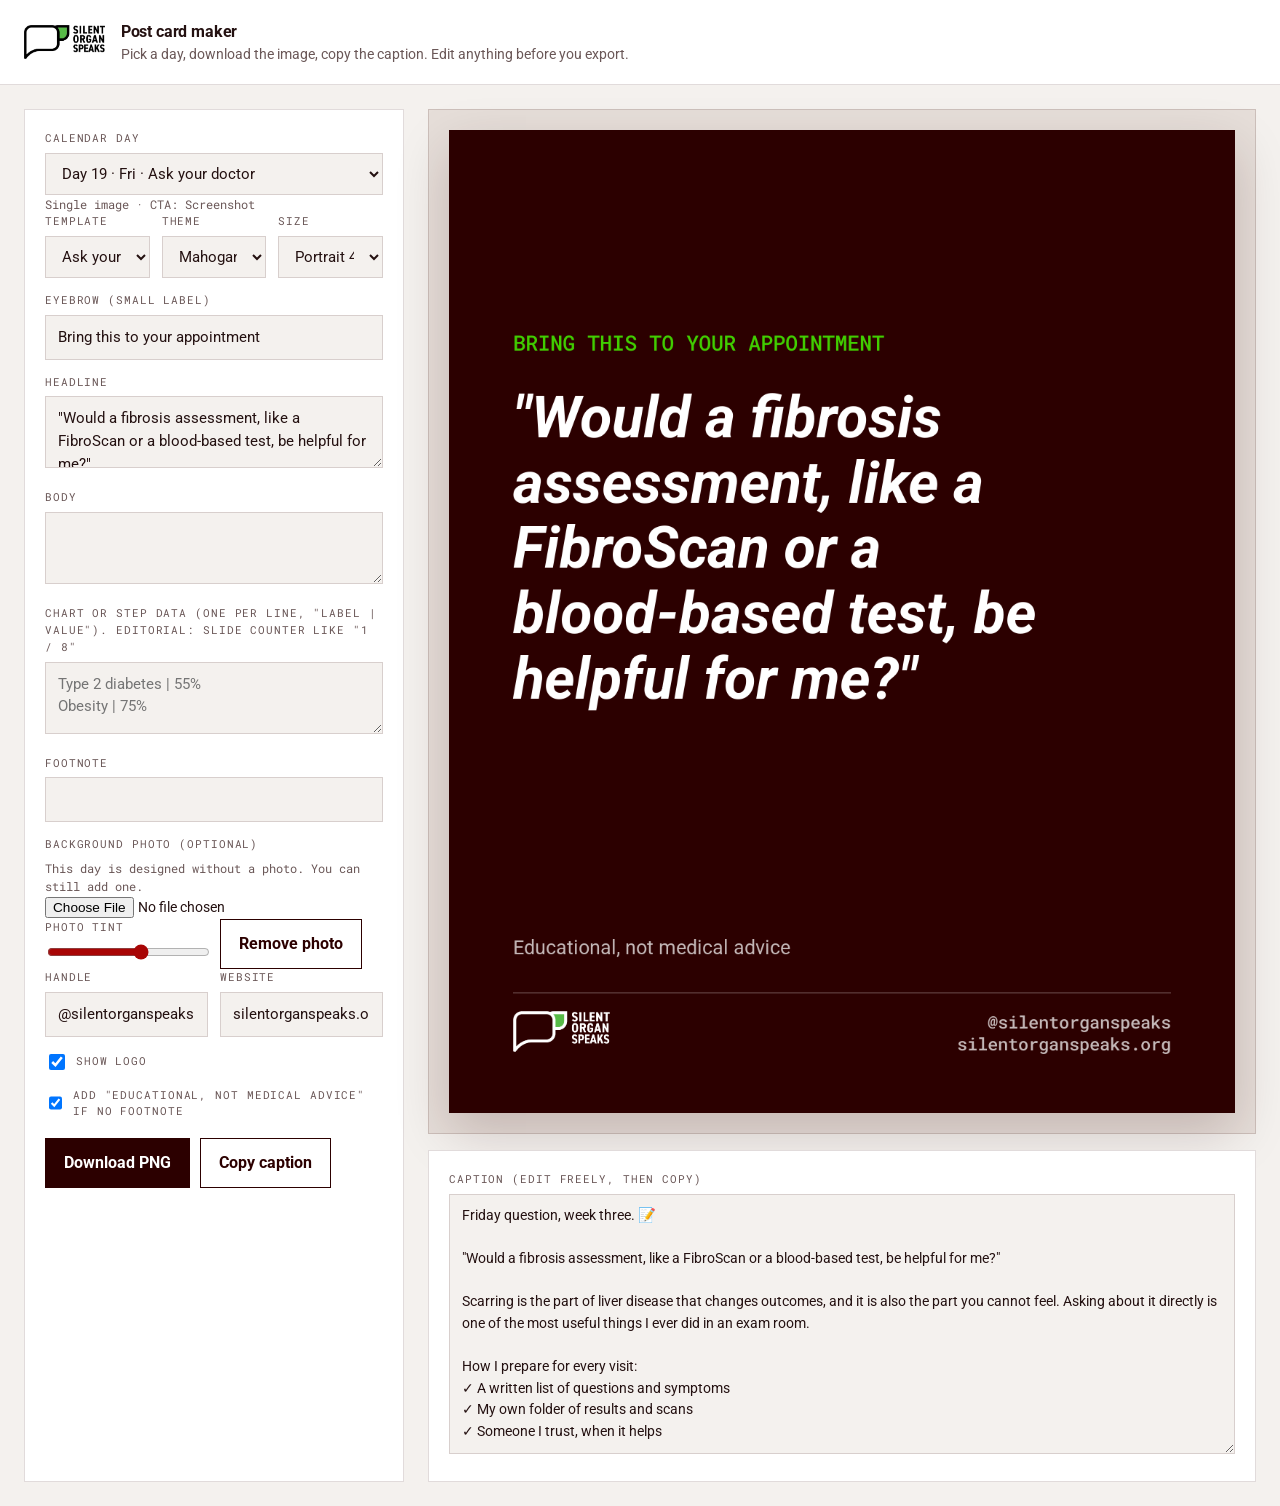
<file: social/post-card.html>
<!doctype html>
<html lang="en">
<head>
<meta charset="utf-8" />
<meta name="viewport" content="width=device-width, initial-scale=1" />
<meta name="robots" content="noindex" />
<title>Post Card Maker | Silent Organ Speaks</title>
<link rel="preconnect" href="https://fonts.googleapis.com" />
<link rel="preconnect" href="https://fonts.gstatic.com" crossorigin />
<link href="https://fonts.googleapis.com/css2?family=Roboto:ital,wght@0,400;0,500;0,700;0,900;1,400;1,700&family=Roboto+Mono:wght@500;600&family=Outfit:wght@400;600&display=swap" rel="stylesheet" />
<style>
  :root {
    --mahogany: #2C0000; --mahogany-2: #1C0000; --dust: #E6DED9; --dust-2: #F4F1EE;
    --white: #FFFFFF; --lime: #41CE00; --lime-ink: #163F00; --inferno: #A80505;
    --ink: #241111; --ink-soft: #6A5757; --line: rgba(44,0,0,.14);
    --sans: "Roboto", -apple-system, BlinkMacSystemFont, "Segoe UI", Arial, sans-serif;
    --mono: "Roboto Mono", ui-monospace, "SF Mono", "Courier New", monospace;
  }
  * { box-sizing: border-box; }
  body { margin: 0; background: var(--dust-2); color: var(--ink); font-family: var(--sans); line-height: 1.5; }
  header { padding: 20px 24px; border-bottom: 1px solid var(--line); display: flex; align-items: center; gap: 16px; background: var(--white); }
  header img { height: 34px; }
  header h1 { font-size: 1rem; margin: 0; font-weight: 700; letter-spacing: -0.01em; }
  header p { margin: 0; color: var(--ink-soft); font-size: .85rem; }
  main { display: grid; grid-template-columns: 380px 1fr; gap: 24px; padding: 24px; max-width: 1400px; margin: 0 auto; }
  @media (max-width: 900px) { main { grid-template-columns: 1fr; } }
  .panel { background: var(--white); border: 1px solid var(--line); padding: 20px; }
  label { display: block; font-family: var(--mono); font-size: .7rem; letter-spacing: .08em; text-transform: uppercase; color: var(--ink-soft); margin: 14px 0 6px; }
  label:first-child { margin-top: 0; }
  input[type=range] { width: 100%; accent-color: #A80505; }
  input[type=file] { width: 100%; font: inherit; font-size: .85rem; }
  input[type=text], select, textarea { width: 100%; font: inherit; font-size: .95rem; padding: 10px 12px; border: 1px solid var(--line); background: var(--dust-2); color: var(--ink); border-radius: 0; }
  textarea { resize: vertical; min-height: 72px; }
  textarea#caption { min-height: 260px; font-size: .9rem; }
  .row { display: grid; grid-template-columns: 1fr 1fr; gap: 12px; }
  .row3 { display: grid; grid-template-columns: 1fr 1fr 1fr; gap: 12px; }
  .check { display: flex; align-items: center; gap: 8px; margin-top: 14px; font-size: .9rem; }
  .check input { width: 16px; height: 16px; }
  button { font: inherit; font-weight: 700; padding: 12px 18px; border: 1px solid var(--mahogany); background: var(--mahogany); color: var(--white); cursor: pointer; border-radius: 0; }
  button.secondary { background: var(--white); color: var(--mahogany); }
  button:hover { background: var(--mahogany-2); color: var(--white); }
  .actions { display: flex; gap: 10px; flex-wrap: wrap; margin-top: 18px; }
  .preview { display: flex; flex-direction: column; gap: 16px; }
  .stage { background: var(--dust); border: 1px solid var(--line); padding: 20px; display: flex; justify-content: center; align-items: flex-start; }
  canvas { max-width: 100%; height: auto; box-shadow: 0 20px 50px rgba(44,0,0,.18); }
  .status { font-size: .85rem; color: var(--ink-soft); min-height: 1.2em; }
  .status.err { color: var(--inferno); }
  .meta { font-family: var(--mono); font-size: .75rem; color: var(--ink-soft); }
  .copywrap { position: relative; }
  .copywrap button { position: absolute; right: 8px; top: 8px; padding: 6px 10px; font-size: .8rem; }
</style>
</head>
<body>
<header>
  <img src="../assets/img/SOSBlack.png" alt="Silent Organ Speaks" />
  <div>
    <h1>Post card maker</h1>
    <p>Pick a day, download the image, copy the caption. Edit anything before you export.</p>
  </div>
</header>

<main>
  <section class="panel" aria-label="Controls">
    <label for="day">Calendar day</label>
    <select id="day"><option value="">Custom (blank card)</option></select>
    <div class="meta" id="daymeta"></div>

    <div class="row3">
      <div>
        <label for="template">Template</label>
        <select id="template">
          <option value="tip">Tip / fact</option>
          <option value="editorial">Editorial (clean, *highlight* words)</option>
          <option value="quote">Quote</option>
          <option value="stat">Big number</option>
          <option value="question">Ask your doctor</option>
          <option value="mythfact">Myth vs fact</option>
          <option value="recipe">Recipe</option>
          <option value="bars">Chart: bars</option>
          <option value="donut">Chart: donut</option>
          <option value="compare">Chart: compare</option>
          <option value="steps">Numbered steps</option>
        </select>
      </div>
      <div>
        <label for="theme">Theme</label>
        <select id="theme">
          <optgroup label="Site colors">
            <option value="dark">Mahogany</option>
            <option value="forest">Deep green</option>
            <option value="red">Inferno red</option>
            <option value="lime">Lime green</option>
            <option value="light">Soft grey</option>
            <option value="dust">Dust grey</option>
            <option value="sand">Sand</option>
            <option value="white">White</option>
          </optgroup>
          <optgroup label="Earthy companions">
            <option value="blush">Blush</option>
            <option value="clay">Clay</option>
            <option value="ochre">Ochre</option>
            <option value="sage">Sage</option>
            <option value="olive">Olive</option>
            <option value="plum">Plum</option>
            <option value="dusk">Dusk blue</option>
            <option value="mist">Mist blue</option>
          </optgroup>
        </select>
      </div>
      <div>
        <label for="size">Size</label>
        <select id="size">
          <option value="1080x1350">Portrait 4:5</option>
          <option value="1080x1080">Square</option>
          <option value="1080x1920">Story 9:16</option>
        </select>
      </div>
    </div>

    <label for="eyebrow">Eyebrow (small label)</label>
    <input type="text" id="eyebrow" />
    <label for="headline">Headline</label>
    <textarea id="headline"></textarea>
    <label for="body">Body</label>
    <textarea id="body"></textarea>
    <label for="data">Chart or step data (one per line, "Label | value"). Editorial: slide counter like "1 / 8"</label>
    <textarea id="data" placeholder="Type 2 diabetes | 55%&#10;Obesity | 75%"></textarea>
    <label for="footnote">Footnote</label>
    <input type="text" id="footnote" />

    <label for="bgphoto">Background photo (optional)</label>
    <div class="meta" id="photohint"></div>
    <input type="file" id="bgphoto" accept="image/*" />
    <div class="row">
      <div><label for="overlay">Photo tint</label><input type="range" id="overlay" min="35" max="95" value="70" /></div>
      <div style="align-self:end"><button type="button" class="secondary" id="clearphoto">Remove photo</button></div>
    </div>

    <div class="row">
      <div><label for="handle">Handle</label><input type="text" id="handle" value="@silentorganspeaks" /></div>
      <div><label for="site">Website</label><input type="text" id="site" value="silentorganspeaks.org" /></div>
    </div>
    <div class="check"><input type="checkbox" id="logo" checked /><label for="logo" style="margin:0">Show logo</label></div>
    <div class="check"><input type="checkbox" id="disclaimer" checked /><label for="disclaimer" style="margin:0">Add "Educational, not medical advice" if no footnote</label></div>

    <div class="actions">
      <button id="download">Download PNG</button>
      <button id="copy" class="secondary">Copy caption</button>
    </div>
    <div class="status" id="status"></div>
  </section>

  <section class="preview" aria-label="Preview">
    <div class="stage"><canvas id="card" width="1080" height="1350"></canvas></div>
    <div class="panel copywrap">
      <label for="caption">Caption (edit freely, then copy)</label>
      <textarea id="caption" spellcheck="false"></textarea>
    </div>
  </section>
</main>

<script>
(function () {
  const $ = (id) => document.getElementById(id);
  const canvas = $('card');
  const ctx = canvas.getContext('2d');
  const C = { mahogany:'#2C0000', mahogany2:'#1C0000', dust:'#E6DED9', dust2:'#F4F1EE', white:'#FFFFFF', lime:'#41CE00', limeInk:'#163F00', inferno:'#A80505', ink:'#241111', inkSoft:'#6A5757', sand:'#F3D9B8',
    // Earthy companions: muted tones that bridge mahogany, red and green.
    blush:'#EBCFC6', clay:'#A95A3F', ochre:'#D9A441', sage:'#C9CFB4', olive:'#4F5530', oliveInk:'#3E4A1E', plum:'#4A1F36',
    // Blues: a deep dusk and a soft mist, muted to sit with the earthy tones.
    dusk:'#2E4A62', mist:'#D5E2E8' };
  const SANS = '"Roboto", Arial, sans-serif';
  const MONO = '"Roboto Mono", "Courier New", monospace';

  // Card themes, all from the site's palette (styles.css and the recipes page).
  // logo: 'dark' draws the white logo, 'light' draws the black one.
  const THEMES = {
    dark:   { bg: C.mahogany, fg: C.white, soft: 'rgba(255,255,255,.72)', body: 'rgba(255,255,255,.88)', accent: C.lime, line: 'rgba(255,255,255,.18)', logo: 'dark', tagBg: C.lime, tagInk: C.limeInk, myth: C.sand, fact: C.lime },
    forest: { bg: C.limeInk, fg: C.white, soft: 'rgba(255,255,255,.75)', body: 'rgba(255,255,255,.9)', accent: C.lime, line: 'rgba(255,255,255,.2)', logo: 'dark', tagBg: C.lime, tagInk: C.limeInk, myth: C.sand, fact: C.lime },
    red:    { bg: C.inferno, fg: C.white, soft: 'rgba(255,255,255,.8)', body: 'rgba(255,255,255,.92)', accent: C.sand, line: 'rgba(255,255,255,.25)', logo: 'dark', tagBg: C.white, tagInk: C.inferno, myth: C.sand, fact: C.white },
    lime:   { bg: C.lime, fg: C.limeInk, soft: 'rgba(22,63,0,.8)', body: C.limeInk, accent: C.mahogany, line: 'rgba(22,63,0,.25)', logo: 'light', tagBg: C.mahogany, tagInk: C.white, myth: C.mahogany, fact: C.limeInk },
    light:  { bg: C.dust2, fg: C.mahogany, soft: C.inkSoft, body: C.ink, accent: C.inferno, line: 'rgba(44,0,0,.14)', logo: 'light', tagBg: C.mahogany, tagInk: C.white, myth: C.inferno, fact: C.limeInk },
    dust:   { bg: C.dust, fg: C.mahogany, soft: '#5E4B4B', body: C.ink, accent: C.inferno, line: 'rgba(44,0,0,.16)', logo: 'light', tagBg: C.mahogany, tagInk: C.white, myth: C.inferno, fact: C.limeInk },
    sand:   { bg: C.sand, fg: C.mahogany, soft: '#5E4040', body: C.ink, accent: C.inferno, line: 'rgba(44,0,0,.18)', logo: 'light', tagBg: C.mahogany, tagInk: C.white, myth: C.inferno, fact: C.limeInk },
    white:  { bg: C.white, fg: C.mahogany, soft: C.inkSoft, body: C.ink, accent: C.inferno, line: 'rgba(44,0,0,.14)', logo: 'light', tagBg: C.mahogany, tagInk: C.white, myth: C.inferno, fact: C.limeInk },
    blush:  { bg: C.blush, fg: C.mahogany, soft: '#6A4A44', body: C.ink, accent: C.inferno, line: 'rgba(44,0,0,.16)', logo: 'light', tagBg: C.mahogany, tagInk: C.white, myth: C.inferno, fact: C.oliveInk },
    clay:   { bg: C.clay, fg: C.white, soft: 'rgba(255,255,255,.82)', body: 'rgba(255,255,255,.94)', accent: C.sand, line: 'rgba(255,255,255,.25)', logo: 'dark', tagBg: C.sand, tagInk: C.mahogany, myth: C.sand, fact: C.white },
    ochre:  { bg: C.ochre, fg: C.mahogany, soft: '#5A3A1E', body: '#2C1A0A', accent: C.mahogany, line: 'rgba(44,0,0,.2)', logo: 'light', tagBg: C.mahogany, tagInk: C.white, myth: C.mahogany, fact: C.oliveInk },
    sage:   { bg: C.sage, fg: C.mahogany, soft: '#4E4A3C', body: C.ink, accent: C.oliveInk, line: 'rgba(44,0,0,.16)', logo: 'light', tagBg: C.mahogany, tagInk: C.white, myth: C.inferno, fact: C.oliveInk },
    olive:  { bg: C.olive, fg: C.white, soft: 'rgba(255,255,255,.78)', body: 'rgba(255,255,255,.9)', accent: C.sand, line: 'rgba(255,255,255,.2)', logo: 'dark', tagBg: C.sand, tagInk: C.mahogany, myth: C.sand, fact: C.sage },
    dusk:   { bg: C.dusk, fg: C.white, soft: 'rgba(255,255,255,.78)', body: 'rgba(255,255,255,.92)', accent: C.sand, line: 'rgba(255,255,255,.2)', logo: 'dark', tagBg: C.sand, tagInk: C.mahogany, myth: C.sand, fact: C.mist },
    mist:   { bg: C.mist, fg: C.mahogany, soft: '#4A5560', body: C.ink, accent: C.dusk, line: 'rgba(46,74,98,.2)', logo: 'light', tagBg: C.dusk, tagInk: C.white, myth: C.inferno, fact: C.dusk },
    plum:   { bg: C.plum, fg: C.white, soft: 'rgba(255,255,255,.75)', body: 'rgba(255,255,255,.9)', accent: C.blush, line: 'rgba(255,255,255,.2)', logo: 'dark', tagBg: C.blush, tagInk: C.plum, myth: C.sand, fact: C.blush },
  };

  let data = null;
  const logos = { dark: new Image(), light: new Image() };
  logos.dark.src = '../assets/img/SOSWhite.png';
  logos.light.src = '../assets/img/SOSBlack.png';
  logos.dark.onload = logos.light.onload = () => render();

  const fields = ['template','theme','size','eyebrow','headline','body','data','footnote','handle','site','logo','disclaimer','overlay'];
  fields.forEach((f) => $(f).addEventListener('input', render));

  function setStatus(msg, err) { const s = $('status'); s.textContent = msg || ''; s.className = 'status' + (err ? ' err' : ''); }

  // ---- Calendar loading ----
  fetch('calendar.json').then((r) => r.json()).then((d) => {
    data = d;
    if (d.brand) { $('handle').value = d.brand.handle || $('handle').value; $('site').value = d.brand.site || $('site').value; }
    const sel = $('day');
    d.posts.forEach((p) => {
      const o = document.createElement('option');
      o.value = p.day; o.textContent = `Day ${p.day} · ${p.weekday} · ${p.pillar}`;
      sel.appendChild(o);
    });
    sel.addEventListener('change', loadDay);
    // Default to the day matching today's weekday in week 1, so Monday opens on Day 1.
    const wd = ['Sun','Mon','Tue','Wed','Thu','Fri','Sat'][new Date().getDay()];
    const first = d.posts.find((p) => p.weekday === wd) || d.posts[0];
    sel.value = first.day; loadDay();
  }).catch(() => {
    setStatus('calendar.json could not be loaded (open this page over http, see social/README.md). Custom cards still work.', true);
    render();
  });

  function loadDay() {
    const p = data && data.posts.find((x) => String(x.day) === $('day').value);
    if (!p) { $('daymeta').textContent = ''; $('photohint').textContent = ''; $('caption').value = ''; render(); return; }
    $('template').value = p.card.template; $('theme').value = p.card.theme;
    $('eyebrow').value = p.card.eyebrow || ''; $('headline').value = p.card.headline || '';
    $('body').value = p.card.body || ''; $('footnote').value = p.card.footnote || '';
    $('data').value = p.card.data || '';
    bgImg = null; $('bgphoto').value = '';
    $('photohint').textContent = p.photo ? `This day uses a photo: ${p.photo.brief}` : 'This day is designed without a photo. You can still add one.';
    $('daymeta').textContent = `${p.format} · CTA: ${p.cta}`;
    $('caption').value = p.caption + '\n\n' + p.hashtags.join(' ');
    render();
  }

  // ---- Text helpers ----
  function wrap(text, maxWidth) {
    const out = [];
    text.split('\n').forEach((para) => {
      const words = para.split(/\s+/).filter(Boolean);
      let line = '';
      words.forEach((w) => {
        const t = line ? line + ' ' + w : w;
        if (ctx.measureText(t).width > maxWidth && line) { out.push(line); line = w; } else { line = t; }
      });
      out.push(line);
    });
    return out;
  }
  // Pick the largest size in [min,max] whose wrapped block fits maxHeight.
  function fit(text, font, max, min, maxWidth, maxHeight, lh) {
    for (let s = max; s >= min; s -= 2) {
      ctx.font = font(s);
      const lines = wrap(text, maxWidth);
      if (lines.length * s * lh <= maxHeight) return { size: s, lines };
    }
    ctx.font = font(min);
    return { size: min, lines: wrap(text, maxWidth) };
  }
  const GEO = '"Outfit", "Roboto", Arial, sans-serif';
  // Rich text: *words* between asterisks are drawn bold in the accent color.
  function richTokens(text) {
    const out = [];
    text.split(/(\*[^*]+\*)/).forEach((seg) => {
      if (!seg) return; let hi = false;
      if (seg.length > 2 && seg.startsWith('*') && seg.endsWith('*')) { seg = seg.slice(1, -1); hi = true; }
      seg.split(/(\n|\s+)/).forEach((w) => { if (w) out.push({ t: w, hi }); });
    });
    return out;
  }
  function layoutRich(text, size, maxW, fam) {
    const lines = [[]]; let w = 0;
    for (const tk of richTokens(text)) {
      if (tk.t === '\n') { lines.push([]); w = 0; continue; }
      ctx.font = `${tk.hi ? 600 : 400} ${size}px ${fam}`;
      const tw = ctx.measureText(tk.t).width;
      if (/^\s+$/.test(tk.t)) { if (w === 0) continue; lines[lines.length - 1].push({ ...tk, w: tw }); w += tw; continue; }
      if (w + tw > maxW && w > 0) { const L = lines[lines.length - 1]; while (L.length && /^\s+$/.test(L[L.length - 1].t)) L.pop(); lines.push([]); w = 0; }
      lines[lines.length - 1].push({ ...tk, w: tw }); w += tw;
    }
    return lines;
  }
  function fitRich(text, max, min, maxW, maxH, lh, fam) {
    for (let s = max; s >= min; s -= 2) { const lines = layoutRich(text, s, maxW, fam); if (lines.length * s * lh <= maxH) return { size: s, lines }; }
    return { size: min, lines: layoutRich(text, min, maxW, fam) };
  }
  function drawRich(lines, x, y, size, lh, fam, fg, accent) {
    ctx.textAlign = 'left';
    lines.forEach((L, i) => { let cx = x; const by = y + size * 0.82 + i * size * lh;
      L.forEach((tk) => { ctx.font = `${tk.hi ? 600 : 400} ${size}px ${fam}`; ctx.fillStyle = tk.hi ? accent : fg; ctx.fillText(tk.t, cx, by); cx += tk.w; }); });
    return y + lines.length * size * lh;
  }
  const num = (v) => parseFloat(String(v).replace(/[^0-9.\-]/g, '')) || 0;
  let bgImg = null;
  function hexA(hex, a) { const n = parseInt(hex.slice(1), 16); return `rgba(${n >> 16 & 255},${n >> 8 & 255},${n & 255},${a})`; }
  $('bgphoto').addEventListener('change', (e) => {
    const f = e.target.files && e.target.files[0]; if (!f) return;
    const img = new Image(); img.onload = () => { bgImg = img; render(); setStatus('Photo added. Adjust the tint if the text is hard to read.'); };
    img.onerror = () => setStatus('That file could not be opened as an image. Try a JPG or PNG.', true);
    img.src = URL.createObjectURL(f);
  });
  $('clearphoto').addEventListener('click', () => { bgImg = null; $('bgphoto').value = ''; render(); setStatus('Photo removed.'); });
  function roundRect(x, y, w, h, r) { r = Math.min(r, h / 2, w / 2); ctx.beginPath(); ctx.moveTo(x + r, y); ctx.arcTo(x + w, y, x + w, y + h, r); ctx.arcTo(x + w, y + h, x, y + h, r); ctx.arcTo(x, y + h, x, y, r); ctx.arcTo(x, y, x + w, y, r); ctx.closePath(); ctx.fill(); }
  // y is the top of the text block. Lines are drawn at their baselines; the new top is returned.
  function drawLines(lines, x, y, size, lh, align) {
    ctx.textAlign = align || 'left';
    lines.forEach((l, i) => ctx.fillText(l, x, y + size * 0.82 + i * size * lh));
    return y + lines.length * size * lh;
  }

  // ---- Render ----
  function render() {
    const [W, H] = $('size').value.split('x').map(Number);
    canvas.width = W; canvas.height = H;
    const T = THEMES[$('theme').value] || THEMES.dark;
    const tpl = $('template').value;
    const P = 88;                              // padding
    const maxW = W - P * 2;
    const bg = T.bg, fg = T.fg, soft = T.soft, accent = T.accent, line = T.line;

    ctx.fillStyle = bg; ctx.fillRect(0, 0, W, H);
    if (bgImg) { // cover-fit the photo, then tint it with the theme color so text stays readable
      const s = Math.max(W / bgImg.naturalWidth, H / bgImg.naturalHeight), iw = bgImg.naturalWidth * s, ih = bgImg.naturalHeight * s;
      ctx.drawImage(bgImg, (W - iw) / 2, (H - ih) / 2, iw, ih);
      const a = $('overlay').value / 100, darkTheme = T.logo === 'dark';
      const base = darkTheme ? '#120808' : '#FFFFFF'; // neutral shade keeps the photo's own colors
      ctx.fillStyle = hexA(base, a * 0.85); ctx.fillRect(0, 0, W, H);
      ctx.fillStyle = hexA(bg, 0.22); ctx.fillRect(0, 0, W, H); // a light brand tint
      const g = ctx.createLinearGradient(0, H * 0.62, 0, H); g.addColorStop(0, hexA(base, 0)); g.addColorStop(1, hexA(base, 0.45));
      ctx.fillStyle = g; ctx.fillRect(0, H * 0.62, W, H * 0.38);
    }

    // Footer: hairline, logo left, handle + site right.
    const footerY = H - P;
    const counter = tpl === 'editorial' ? ($('data').value.split('\n').map((l) => l.trim()).find((l) => /^\d+\s*\/\s*\d+$/.test(l)) || '') : '';
    if (tpl === 'editorial') {
      // three thin brand stripes along the top, like a bookmark ribbon
      ctx.fillStyle = C.mahogany; ctx.fillRect(0, 0, W, 10); ctx.fillStyle = C.lime; ctx.fillRect(0, 10, W, 8); ctx.fillStyle = C.inferno; ctx.fillRect(0, 18, W, 8);
      if (counter) {
        const [a, b] = counter.split('/').map((v) => v.trim());
        ctx.fillStyle = accent; ctx.font = `500 26px ${MONO}`; ctx.textAlign = 'center'; ctx.fillText(`${a} / ${b}`, W / 2, footerY - 6);
        if (parseInt(a, 10) < parseInt(b, 10)) { // arrow circle on the right edge, mid-card
          const ax = W - P - 36, ay = Math.round(H * 0.47); ctx.strokeStyle = accent; ctx.lineWidth = 4; ctx.beginPath(); ctx.arc(ax, ay, 40, 0, Math.PI * 2); ctx.stroke();
          ctx.beginPath(); ctx.moveTo(ax - 16, ay); ctx.lineTo(ax + 16, ay); ctx.moveTo(ax + 4, ay - 12); ctx.lineTo(ax + 16, ay); ctx.lineTo(ax + 4, ay + 12); ctx.stroke();
        }
      }
    } else { ctx.fillStyle = line; ctx.fillRect(P, footerY - 78, maxW, 2); }
    const logo = logos[T.logo];
    if ($('logo').checked && logo.complete && logo.naturalWidth) {
      const lh = 56, lw = lh * (logo.naturalWidth / logo.naturalHeight);
      ctx.drawImage(logo, P, footerY - lh + 4, lw, lh);
    } else {
      ctx.fillStyle = fg; ctx.font = `700 26px ${SANS}`; ctx.textAlign = 'left'; ctx.textBaseline = 'alphabetic';
      ctx.fillText('Silent Organ Speaks', P, footerY - 6);
    }
    ctx.fillStyle = soft; ctx.font = `500 24px ${MONO}`; ctx.textAlign = 'right';
    const hv = $('handle').value.trim(), sv = $('site').value.trim();
    if (hv && sv) { ctx.fillText(hv, W - P, footerY - 28); ctx.fillText(sv, W - P, footerY + 2); }
    else if (hv || sv) ctx.fillText(hv || sv, W - P, footerY - 12);

    // Footnote sits above the footer hairline.
    let footnote = $('footnote').value.trim();
    if (!footnote && $('disclaimer').checked && tpl !== 'recipe' && tpl !== 'quote') footnote = 'Educational, not medical advice';
    let contentBottom = footerY - 116;
    if (footnote) {
      ctx.font = `400 27px ${SANS}`;
      const fl = wrap(footnote, maxW);
      ctx.fillStyle = soft;
      const fy = contentBottom - fl.length * 27 * 1.35;
      drawLines(fl, P, fy, 27, 1.35, 'left');
      contentBottom = fy - 56;
    }

    const eyebrow = $('eyebrow').value.trim();
    let headline = $('headline').value.trim();
    let body = $('body').value.trim();
    if (tpl === 'mythfact') { headline = headline.replace(/^myth:\s*/i, ''); body = body.replace(/^fact:\s*/i, ''); }
    const top = P + 40;
    const avail = contentBottom - top;

    // Measure blocks for this template, then vertically center them.
    // k scales the type down step by step when a long card would not fit.
    function measure(k) {
    const blocks = [];
    if (eyebrow && tpl !== 'mythfact') {
      ctx.font = `500 29px ${MONO}`;
      blocks.push({ kind: 'eyebrow', lines: wrap(eyebrow.toUpperCase(), maxW), size: 29, lh: 1.35, gap: 38 });
    }
    const headSpec = {
      tip:      { font: (s) => `700 ${s}px ${SANS}`, max: 94, min: 50, share: .55 },
      quote:    { font: (s) => `italic 400 ${s}px ${SANS}`, max: 84, min: 44, share: .7 },
      stat:     { font: (s) => `900 ${s}px ${SANS}`, max: 320, min: 130, share: .5 },
      question: { font: (s) => `italic 700 ${s}px ${SANS}`, max: 80, min: 44, share: .65 },
      mythfact: { font: (s) => `700 ${s}px ${SANS}`, max: 72, min: 40, share: .4 },
      recipe:   { font: (s) => `900 ${s}px ${SANS}`, max: 106, min: 54, share: .5 },
      bars:     { font: (s) => `700 ${s}px ${SANS}`, max: 72, min: 40, share: .28 },
      donut:    { font: (s) => `700 ${s}px ${SANS}`, max: 72, min: 40, share: .28 },
      compare:  { font: (s) => `700 ${s}px ${SANS}`, max: 72, min: 40, share: .28 },
      steps:    { font: (s) => `700 ${s}px ${SANS}`, max: 76, min: 42, share: .3 },
      editorial:{ font: (s) => `400 ${s}px ${GEO}`, max: 104, min: 60, share: .52 },
    }[tpl];
    // Data rows for chart and step templates: "Label | value" per line.
    const rows = $('data').value.split('\n').map((l) => l.trim()).filter(Boolean).map((l) => {
      const i = l.indexOf('|'); return i < 0 ? { label: l, value: '' } : { label: l.slice(0, i).trim(), value: l.slice(i + 1).trim() };
    }).map((r) => (tpl !== 'steps' && /^[~<>≈]?\d/.test(r.label) && !/^[~<>≈]?\d/.test(r.value)) ? { label: r.value, value: r.label } : r); // number may come first
    if (tpl === 'mythfact') blocks.push({ kind: 'label', text: 'MYTH', color: T.myth, size: 27, lh: 1.35, gap: 18 });
    if (tpl === 'editorial') {
      const rw = maxW - (counter ? 100 : 0); // leave room for the arrow
      if (headline) { const h = fitRich(headline, Math.round(104 * k), Math.round(60 * k), rw, avail * 0.52, 1.08, GEO); blocks.push({ kind: 'rich', lines: h.lines, size: h.size, lh: 1.08, gap: 44 }); }
      if (body) { const b = fitRich(body, Math.round(52 * k), Math.round(34 * k), rw, avail * 0.42, 1.28, GEO); blocks.push({ kind: 'rich', lines: b.lines, size: b.size, lh: 1.28, gap: 0 }); }
    }
    if (headline && tpl !== 'editorial') {
      const h = fit(headline, headSpec.font, Math.round(headSpec.max * k), Math.round(headSpec.min * k), maxW, avail * headSpec.share, 1.12);
      blocks.push({ kind: 'headline', lines: h.lines, size: h.size, font: headSpec.font(h.size), lh: 1.12, gap: 40, pre: tpl === 'quote' ? h.size * 0.9 : 0 });
    }
    if (tpl === 'mythfact') blocks.push({ kind: 'label', text: 'FACT', color: T.fact, size: 27, lh: 1.35, gap: 18 });
    if (tpl === 'bars' && rows.length) {
      const lab = Math.round(34 * k), val = Math.round(36 * k), row = Math.round(126 * k);
      const allPct = rows.every((r) => /%/.test(r.value));
      const max = allPct ? 100 : Math.max(...rows.map((r) => num(r.value)), 1);
      blocks.push({ kind: 'bars', rows, max, lab, val, row, size: rows.length * row, lh: 1, gap: 28 });
    }
    if (tpl === 'donut' && rows.length) {
      const r = Math.round(Math.min(240, maxW * 0.27) * Math.max(k, .7));
      const dl = Math.round(30 * k); ctx.font = `400 ${dl}px ${SANS}`;
      const dlines = rows[0].label ? wrap(rows[0].label, maxW) : [];
      blocks.push({ kind: 'donut', row: rows[0], r, dl, dlines, size: r * 2 + 24 + (dlines.length ? 20 + dlines.length * dl * 1.35 : 0), lh: 1, gap: 36 });
    }
    if (tpl === 'compare' && rows.length) {
      const items = rows.slice(0, 3);
      const ls = Math.round(32 * k);
      const colW = (maxW - (items.length - 1) * 48) / items.length;
      let vs = Math.round((items.length > 2 ? 104 : 150) * k);
      for (; vs > 40; vs -= 4) { ctx.font = `900 ${vs}px ${SANS}`; if (items.every((it) => ctx.measureText(it.value).width <= colW - 12)) break; }
      ctx.font = `400 ${ls}px ${SANS}`;
      const labLines = Math.max(...items.map((it) => wrap(it.label, colW - 8).length));
      blocks.push({ kind: 'compare', items, vs, ls, colW, labLines, size: vs * 1.05 + 16 + labLines * ls * 1.35, lh: 1, gap: 28 });
    }
    if (tpl === 'steps' && rows.length) {
      const ts = Math.round(36 * k), d = Math.round(60 * k);
      ctx.font = `400 ${ts}px ${SANS}`;
      const items = rows.map((r) => ({ lines: wrap(r.value ? `${r.label}: ${r.value}` : r.label, maxW - d - 28) }));
      let h = 0; items.forEach((it) => { h += Math.max(d, it.lines.length * ts * 1.35) + 26; });
      blocks.push({ kind: 'steps', items, ts, d, size: h, lh: 1, gap: 20 });
    }
    if (body && tpl !== 'editorial') {
      let bodyFont, max, min;
      if (tpl === 'quote') { bodyFont = (s) => `500 ${s}px ${MONO}`; max = 31; min = 24; }
      else if (tpl === 'recipe') { bodyFont = (s) => `500 ${s}px ${MONO}`; max = 33; min = 24; }
      else if (tpl === 'stat') { bodyFont = (s) => `400 ${s}px ${SANS}`; max = 52; min = 34; }
      else if (tpl === 'bars' || tpl === 'donut' || tpl === 'compare' || tpl === 'steps') { bodyFont = (s) => `400 ${s}px ${SANS}`; max = 36; min = 26; }
      else { bodyFont = (s) => `400 ${s}px ${SANS}`; max = 44; min = 30; }
      const b = fit(body, bodyFont, Math.round(max * k), Math.round(min * k), maxW, avail * .45, 1.38);
      blocks.push({ kind: 'body', lines: b.lines, size: b.size, font: bodyFont(b.size), lh: 1.38, gap: 0, mono: tpl === 'quote' || tpl === 'recipe' });
    }
    if (tpl === 'recipe') blocks.push({ kind: 'tag', text: 'PLANT-BASED RECIPE', size: 24, lh: 1.4, gap: 0, pre: 44 });

    let total = 0;
    blocks.forEach((b) => { const n = b.lines ? b.lines.length : 1; total += n * b.size * b.lh + b.gap + (b.pre || 0); });
    return { blocks, total };
    }
    let blocks, total;
    for (const k of [1, .93, .86, .8, .74, .68, .62]) { ({ blocks, total } = measure(k)); if (total <= avail) break; }
    let y = top + Math.max(0, (avail - total) * 0.42);
    ctx.textBaseline = 'alphabetic';

    blocks.forEach((b) => {
      if (b.kind === 'eyebrow') {
        ctx.fillStyle = accent; ctx.font = `500 ${b.size}px ${MONO}`;
        y = drawLines(b.lines, P, y, b.size, b.lh) + b.gap;
      } else if (b.kind === 'label') {
        ctx.fillStyle = b.color; ctx.font = `600 ${b.size}px ${MONO}`;
        y = drawLines([b.text], P, y, b.size, b.lh) + b.gap;
      } else if (b.kind === 'headline') {
        if (b.pre) { // decorative opening quote mark in the accent color
          ctx.save(); ctx.fillStyle = accent; ctx.font = `900 ${b.size * 1.6}px ${SANS}`; ctx.textAlign = 'left';
          ctx.fillText('“', P - 8, y + b.size * 1.15); ctx.restore();
          y += b.pre;
        }
        ctx.fillStyle = fg; ctx.font = b.font;
        y = drawLines(b.lines, P, y, b.size, b.lh) + b.gap;
      } else if (b.kind === 'body') {
        ctx.fillStyle = b.mono ? soft : T.body; ctx.font = b.font;
        if (tpl === 'quote') { ctx.fillStyle = accent; ctx.fillRect(P, y + b.size * 0.5, 40, 3); ctx.fillStyle = soft; y = drawLines(b.lines, P + 56, y, b.size, b.lh); }
        else y = drawLines(b.lines, P, y, b.size, b.lh);
        y += b.gap;
      } else if (b.kind === 'rich') {
        y = drawRich(b.lines, P, y, b.size, b.lh, GEO, fg, accent) + b.gap;
      } else if (b.kind === 'bars') {
        b.rows.forEach((r) => {
          ctx.fillStyle = soft; ctx.font = `400 ${b.lab}px ${SANS}`; ctx.textAlign = 'left';
          ctx.fillText(r.label, P, y + b.lab * 0.9);
          ctx.fillStyle = fg; ctx.font = `700 ${b.val}px ${MONO}`; ctx.textAlign = 'right';
          ctx.fillText(r.value, W - P, y + b.lab * 0.9);
          const ty = y + b.lab * 1.35 + 10, th = Math.max(14, Math.round(b.row * 0.2));
          ctx.fillStyle = line; roundRect(P, ty, maxW, th, th / 2);
          const wv = Math.max(th, maxW * Math.min(1, num(r.value) / b.max));
          ctx.fillStyle = accent; roundRect(P, ty, wv, th, th / 2);
          y += b.row;
        });
        y += b.gap;
      } else if (b.kind === 'donut') {
        const cx = W / 2, cy = y + b.r + 12, v = Math.min(1, Math.max(0, num(b.row.value) / 100));
        const lw = Math.round(b.r * 0.22);
        ctx.lineCap = 'round'; ctx.lineWidth = lw;
        ctx.strokeStyle = line; ctx.beginPath(); ctx.arc(cx, cy, b.r - lw / 2, 0, Math.PI * 2); ctx.stroke();
        ctx.strokeStyle = accent; ctx.beginPath(); ctx.arc(cx, cy, b.r - lw / 2, -Math.PI / 2, -Math.PI / 2 + v * Math.PI * 2); ctx.stroke();
        ctx.fillStyle = fg; ctx.font = `900 ${Math.round(b.r * 0.62)}px ${SANS}`; ctx.textAlign = 'center';
        ctx.fillText(b.row.value, cx, cy + b.r * 0.22);
        if (b.dlines.length) { ctx.fillStyle = soft; ctx.font = `400 ${b.dl}px ${SANS}`; drawLines(b.dlines, cx, cy + b.r + 32, b.dl, 1.35, 'center'); }
        ctx.textAlign = 'left';
        y += b.size + b.gap;
      } else if (b.kind === 'compare') {
        b.items.forEach((it, i) => {
          const x = P + i * (b.colW + 48);
          if (i > 0) { ctx.fillStyle = line; ctx.fillRect(x - 24, y + 8, 2, b.size - 16); }
          ctx.fillStyle = i === 0 ? accent : fg; ctx.font = `900 ${b.vs}px ${SANS}`; ctx.textAlign = 'left';
          ctx.fillText(it.value, x, y + b.vs * 0.9);
          ctx.fillStyle = soft; ctx.font = `400 ${b.ls}px ${SANS}`;
          drawLines(wrap(it.label, b.colW - 8), x, y + b.vs * 1.05 + 16, b.ls, 1.35);
        });
        y += b.size + b.gap;
      } else if (b.kind === 'steps') {
        b.items.forEach((it, i) => {
          const h = Math.max(b.d, it.lines.length * b.ts * 1.35);
          ctx.fillStyle = accent; ctx.beginPath(); ctx.arc(P + b.d / 2, y + b.d / 2, b.d / 2, 0, Math.PI * 2); ctx.fill();
          ctx.fillStyle = [C.lime, C.sand, C.blush].includes(accent) ? C.mahogany : C.white;
          ctx.font = `700 ${Math.round(b.d * 0.5)}px ${SANS}`; ctx.textAlign = 'center';
          ctx.fillText(String(i + 1), P + b.d / 2, y + b.d * 0.68);
          ctx.textAlign = 'left'; ctx.fillStyle = T.body; ctx.font = `400 ${b.ts}px ${SANS}`;
          drawLines(it.lines, P + b.d + 28, y + (b.d - b.ts * 1.2) / 2, b.ts, 1.35);
          y += h + 26;
        });
        y += b.gap;
      } else if (b.kind === 'tag') {
        y += 24;
        ctx.font = `600 ${b.size}px ${MONO}`; ctx.textAlign = 'left';
        const w = ctx.measureText(b.text).width + 36;
        ctx.fillStyle = T.tagBg; ctx.fillRect(P, y, w, 52);
        ctx.fillStyle = T.tagInk; ctx.fillText(b.text, P + 18, y + 35);
        y += 52;
      }
    });
  }

  // ---- Export / copy ----
  $('download').addEventListener('click', () => {
    render();
    try {
      canvas.toBlob((blob) => {
        if (!blob) { setStatus('Export failed. Try unchecking "Show logo" or open the page over http.', true); return; }
        const a = document.createElement('a');
        const day = $('day').value ? `day-${$('day').value}` : 'custom';
        a.download = `sos-${day}-${$('size').value}.png`;
        a.href = URL.createObjectURL(blob); a.click();
        setTimeout(() => URL.revokeObjectURL(a.href), 2000);
        setStatus('Downloaded. Now copy the caption.');
      }, 'image/png');
    } catch (e) {
      setStatus('The browser blocked the export because the logo was loaded from a local file. Uncheck "Show logo", or serve the folder over http (see social/README.md).', true);
    }
  });
  $('copy').addEventListener('click', async () => {
    const t = $('caption').value;
    try { await navigator.clipboard.writeText(t); setStatus('Caption copied.'); }
    catch (e) { $('caption').select(); document.execCommand('copy'); setStatus('Caption copied.'); }
  });

  if (document.fonts && document.fonts.ready) { document.fonts.ready.then(render); Promise.all(['400 40px Outfit', '600 40px Outfit', '400 40px Roboto', '700 40px Roboto'].map((f) => document.fonts.load(f).catch(() => null))).then(render); }
  render();
})();
</script>
</body>
</html>
</file>
<file: assets/css/styles.css>
/* ==========================================================================
   Silent Organ Speaks — Liver Health Advocacy
   Minimal editorial design system (brand palette retained).
   Flat surfaces · hairline dividers · generous whitespace · restrained type.
   ========================================================================== */

/* ---- Design tokens ---- */
/* Palette: Rich Mahogany #2C0000 · Dust Grey #E6DED9 · White #FFFFFF
   Accents (used sparingly): Lime Green #41CE00 · Inferno Red #A80505 */
:root {
  /* Core palette */
  --mahogany:     #2C0000;
  --mahogany-2:   #1C0000;
  --dust:         #E6DED9;
  --dust-2:       #F4F1EE;
  --white:        #FFFFFF;
  --lime:         #41CE00;
  --lime-ink:     #163F00;   /* dark green for text on lime */
  --inferno:      #A80505;

  /* Foundation (legacy names remapped to new palette) */
  --cream:        #FCFBFA;   /* page background (barely-warm off-white) */
  --cream-deep:   #F4F1EE;   /* soft alt-section background */
  --ivory:        #FFFFFF;   /* card / surface background */

  /* Primary UI accent -> mahogany */
  --amber:        #2C0000;
  --amber-deep:   #2C0000;
  --terracotta:   #A80505;

  /* Secondary surfaces -> mahogany / dust */
  --sage:         #2C0000;
  --sage-deep:    #3A1414;
  --sage-soft:    #F4F1EE;

  /* Dark panels */
  --plum:         #2C0000;
  --plum-deep:    #1C0000;

  /* Highlight accent -> lime */
  --gold:         #41CE00;

  /* Ink */
  --ink:          #241111;
  --ink-soft:     #6A5757;
  --ink-faint:    #A29793;

  /* Hairline / line color */
  --line:         rgba(44, 0, 0, 0.14);
  --line-soft:    rgba(44, 0, 0, 0.08);

  /* Type */
  --serif: "Roboto", -apple-system, BlinkMacSystemFont, "Segoe UI", Arial, sans-serif; /* all type is Roboto */
  --mono:  "Roboto Mono", ui-monospace, "SF Mono", "Courier New", monospace;
  --sans:  "Roboto", -apple-system, BlinkMacSystemFont, "Segoe UI", Arial, sans-serif;

  /* Rhythm */
  --maxw: 1240px;
  --gutter: clamp(1.5rem, 6vw, 5rem);
  --radius: 0px;
  --radius-lg: 0px;
  --radius-btn: 16px;   /* all buttons */

  /* Shadows removed for a flat, minimal surface treatment */
  --shadow-sm: none;
  --shadow-md: none;
  --shadow-lg: none;

  --ease: cubic-bezier(0.22, 1, 0.36, 1);
}

/* ---- Reset ---- */
*, *::before, *::after { box-sizing: border-box; }
* { margin: 0; }
html { scroll-behavior: smooth; -webkit-text-size-adjust: 100%; }
body {
  font-family: var(--sans);
  color: var(--ink);
  background: var(--cream);
  line-height: 1.7;
  font-size: 1.0625rem;
  font-weight: 400;
  -webkit-font-smoothing: antialiased;
  overflow-x: hidden;
}
img { max-width: 100%; display: block; }
a { color: inherit; text-decoration: none; }
button { font: inherit; cursor: pointer; }
ul { list-style: none; padding: 0; }

/* Animated soft aurora background (subtle, brand-toned, sits behind all content) */
body::before {
  content: "";
  position: fixed;
  inset: -25%;
  z-index: -1;
  pointer-events: none;
  background:
    radial-gradient(44% 52% at 14% 16%, rgba(224, 214, 208, 1), transparent 72%),
    radial-gradient(40% 48% at 88% 10%, rgba(44, 0, 0, 0.10), transparent 72%),
    radial-gradient(56% 62% at 84% 82%, rgba(65, 206, 0, 0.20), transparent 72%),
    radial-gradient(48% 54% at 20% 90%, rgba(168, 5, 5, 0.06), transparent 74%);
  filter: blur(22px);
  will-change: transform;
  animation: bgdrift 28s ease-in-out infinite alternate;
}
@keyframes bgdrift {
  0%   { transform: translate3d(0, 0, 0) scale(1); }
  50%  { transform: translate3d(2.2%, -1.6%, 0) scale(1.08); }
  100% { transform: translate3d(-2.2%, 1.6%, 0) scale(1.05); }
}

/* ---- Typography ---- */
h1, h2, h3, h4 {
  font-family: var(--sans);
  font-weight: 500;
  line-height: 1.08;
  letter-spacing: -0.02em;
  color: var(--ink);
}
.display {
  font-family: var(--sans);
  font-size: clamp(1.75rem, 3.2vw, 2.7rem);
  font-weight: 700;
  line-height: 1.08;
  letter-spacing: -0.02em;
  text-transform: none;
}
h2 { font-family: var(--sans); font-size: clamp(1.55rem, 3vw, 2.3rem); font-weight: 700; letter-spacing: -0.02em; line-height: 1.15; }
/* Expressive serif-italic accent for a single emphasized word */
.serif-em, .italic-accent { font-family: var(--serif); font-style: italic; font-weight: 400; letter-spacing: 0; }
h3 { font-size: clamp(1.2rem, 2vw, 1.55rem); font-weight: 500; }
.italic-accent { font-style: italic; }
.serif-em { font-family: var(--serif); font-style: italic; font-weight: 400; }

.eyebrow {
  font-family: var(--mono);
  font-size: 0.74rem;
  font-weight: 600;
  letter-spacing: 0.24em;
  text-transform: uppercase;
  color: #A31E21;
  display: inline-flex;
  align-items: center;
  gap: 0.7rem;
}
.lede {
  font-size: clamp(1.1rem, 1.7vw, 1.3rem);
  line-height: 1.6;
  color: var(--ink-soft);
  font-weight: 400;
}
/* Homepage hero subhead: bold and more compact than the standard lede */
#hero-subhead {
  font-size: clamp(0.98rem, 1.3vw, 1.1rem);
  font-weight: 700;
  line-height: 1.5;
}

/* ---- Layout ---- */
.wrap { width: 100%; max-width: var(--maxw); margin-inline: auto; padding-inline: var(--gutter); }
.section { padding-block: clamp(3.5rem, 7vw, 6rem); position: relative; }
.section--tight { padding-block: clamp(2.5rem, 5vw, 4rem); }
.section--line { border-top: 1px solid var(--line-soft); }
.center { text-align: center; }
.stack > * + * { margin-top: 1.35rem; }
.grid { display: grid; gap: clamp(1.5rem, 3.5vw, 2.5rem); }
.two { grid-template-columns: repeat(2, 1fr); }
.three { grid-template-columns: repeat(3, 1fr); }
.four { grid-template-columns: repeat(4, 1fr); }

/* ---- Soft capsule info boxes (neumorphic, like the reference pill) ---- */
.soft, .stat-cell, .pillar, .fact, .recipe, .disclaimer, .panel--cream {
  background: rgba(255, 255, 255, 0.55);
  border: 1px solid rgba(255, 255, 255, 0.9);
  border-radius: clamp(28px, 3.5vw, 44px);
  box-shadow:
    inset 0 1px 0 rgba(255, 255, 255, 0.95),
    0 1px 2px rgba(44, 0, 0, 0.03),
    0 16px 36px rgba(44, 0, 0, 0.06);
}

/* ---- Buttons ---- */
.btn {
  display: inline-flex; align-items: center; gap: 0.6rem;
  padding: 0.95rem 1.7rem;
  border-radius: var(--radius-btn);
  font-weight: 500; font-size: 0.92rem; letter-spacing: 0.01em;
  border: 1px solid transparent;
  transition: background .3s var(--ease), color .3s var(--ease), border-color .3s var(--ease);
  white-space: nowrap;
}
/* Primary: solid mahogany */
.btn--primary { background: var(--mahogany); color: var(--white); border-color: var(--mahogany); }
.btn--primary:hover { background: transparent; color: var(--mahogany); border-color: var(--mahogany); }
/* Action accent: lime (the sparing green pop, used for a single key CTA) */
.btn--amber { background: var(--lime); color: var(--lime-ink); border-color: var(--lime); }
.btn--amber:hover { background: var(--mahogany); color: var(--white); border-color: var(--mahogany); }
/* Ghost: outlined mahogany */
.btn--ghost { border-color: var(--line); color: var(--mahogany); }
.btn--ghost:hover { border-color: var(--mahogany); background: var(--mahogany); color: var(--white); }
.btn .arrow { transition: transform .35s var(--ease); }
.btn:hover .arrow { transform: translateX(4px); }

.link-arrow {
  display: inline-flex; align-items: center; gap: 0.5rem;
  width: fit-content; align-self: flex-start;
  font-weight: 500; color: var(--mahogany);
  padding-bottom: 2px;
  border-bottom: 1px solid var(--lime);
  transition: gap .3s var(--ease), color .3s var(--ease), border-color .3s var(--ease);
}
.link-arrow:hover { gap: 0.85rem; color: var(--inferno); border-color: var(--inferno); }

/* ==========================================================================
   Navigation
   ========================================================================== */
.nav {
  position: fixed; top: 0; left: 0; right: 0; z-index: 100;
  transition: background .4s var(--ease), border-color .4s var(--ease), padding .4s var(--ease);
  padding-block: 1.5rem;
  border-bottom: 1px solid transparent;
}
.nav.scrolled {
  background: rgba(252, 251, 250, 0.9);
  backdrop-filter: blur(12px);
  -webkit-backdrop-filter: blur(12px);
  border-bottom: 1px solid var(--line-soft);
  padding-block: 0.9rem;
}
.nav__inner { display: flex; align-items: center; justify-content: space-between; gap: 2rem; }
.brand { display: flex; align-items: center; gap: 0.65rem; font-family: var(--sans); font-size: 1.18rem; font-weight: 600; letter-spacing: -0.01em; white-space: nowrap; flex: none; line-height: 1.05; }
.brand__mark { width: 42px; height: auto; flex: none; }
/* Real logo image (nav + footer) */
.brand-logo { height: 100px; width: auto; max-width: none; object-fit: contain; display: block; }
/* Footer uses the white logo variant — sits directly on the dark background */
.footer .brand-logo { height: 44px; }
.lg-bubble { stroke: var(--inferno); fill: none; }
.lg-leaf { fill: var(--lime); }
.brand small { display: block; font-family: var(--sans); font-size: 0.62rem; letter-spacing: 0.22em; text-transform: uppercase; color: var(--ink-faint); font-weight: 600; margin-top: 2px; }
.nav__links { display: flex; align-items: center; gap: 1.9rem; flex-wrap: nowrap; }
.nav__links a { white-space: nowrap; }
.nav__links a { font-size: 0.92rem; font-weight: 400; position: relative; color: var(--ink); }
.nav__links a::after {
  content: ""; position: absolute; left: 0; bottom: -6px; height: 1px; width: 0;
  background: var(--lime); transition: width .3s var(--ease);
}
.nav__links a:hover::after, .nav__links a[aria-current="page"]::after { width: 100%; }
.nav__cta { display: flex; align-items: center; gap: 1rem; }
/* Soften the persistent nav CTA to a subtle outline (keeps lime sparing) */
.nav__cta .btn--amber { background: transparent; color: var(--mahogany); border-color: var(--line); }
.nav__cta .btn--amber:hover { background: var(--mahogany); color: var(--white); border-color: var(--mahogany); }
.nav__toggle { display: none; background: none; border: 0; width: 44px; height: 44px; position: relative; }
.nav__toggle span { position: absolute; left: 10px; right: 10px; height: 1.5px; background: var(--ink); transition: transform .3s var(--ease), opacity .3s var(--ease); }
.nav__toggle span:nth-child(1) { top: 15px; }
.nav__toggle span:nth-child(2) { top: 22px; }
.nav__toggle span:nth-child(3) { top: 29px; }
body.menu-open .nav__toggle span:nth-child(1) { transform: translateY(7px) rotate(45deg); }
body.menu-open .nav__toggle span:nth-child(2) { opacity: 0; }
body.menu-open .nav__toggle span:nth-child(3) { transform: translateY(-7px) rotate(-45deg); }

/* ==========================================================================
   Hero
   ========================================================================== */
.hero { position: relative; padding-top: clamp(9rem, 17vw, 13rem); padding-bottom: clamp(4rem, 8vw, 7rem); overflow: hidden; }
.hero__inner { position: relative; z-index: 2; max-width: 900px; }
.hero .display { margin-block: 1.75rem 2rem; }
.hero__inner > p + p { margin-top: 1.1rem; }
.hero__actions { display: flex; flex-wrap: wrap; gap: 1rem; margin-top: 2.5rem; }
.hero__scroll { margin-top: 4rem; display: inline-flex; align-items: center; gap: 0.7rem; font-size: 0.78rem; letter-spacing: 0.18em; text-transform: uppercase; color: var(--ink-faint); font-weight: 500; }
.hero__scroll .dot { width: 34px; height: 34px; border: 1px solid var(--line); border-radius: 50%; display: grid; place-items: center; }

/* Organic blobs removed for the minimal treatment */
.blob { display: none !important; }

/* Reusable image placeholder — a flat, hairline-framed tile */
.ph {
  position: relative; border-radius: var(--radius);
  background: var(--dust-2);
  border: 1px solid var(--line);
  overflow: hidden;
  display: grid; place-items: center; min-height: 220px;
  color: var(--ink-faint);
}
.ph--amber, .ph--plum, .ph--sage { background: var(--dust-2); color: var(--ink-faint); border: 1px solid var(--line); }
.ph__label { font-size: 0.7rem; letter-spacing: 0.2em; text-transform: uppercase; font-weight: 500; opacity: 0.9; padding: 0.5rem 1rem; }
.ph__ico { width: 42px; height: 42px; opacity: 0.55; }
.ph img { position: absolute; inset: 0; width: 100%; height: 100%; object-fit: cover; }

/* ==========================================================================
   Editorial landing layout
   ========================================================================== */
.hero-grid { display: grid; grid-template-columns: 1.05fr 0.95fr; gap: clamp(2.5rem, 6vw, 5rem); align-items: center; }
.hero-media { border-radius: clamp(28px, 3.5vw, 44px); overflow: hidden; min-height: 460px; }
/* Real photos: soft capsule frame, cover crop */
.photo { display: block; width: 100%; height: 100%; object-fit: cover; border-radius: clamp(28px, 3.5vw, 44px); box-shadow: 0 1px 2px rgba(44,0,0,0.04), 0 18px 40px rgba(44,0,0,0.10); }
.hero-media .photo { min-height: 460px; }
@media (max-width: 900px) { .hero-media .photo { min-height: 320px; } }
.hero-media .ph { min-height: 460px; height: 100%; border-radius: var(--radius); }

.trust-strip { display: flex; flex-wrap: wrap; gap: clamp(1.5rem, 4vw, 3rem); align-items: center; justify-content: space-between; padding: 2rem 0; border-block: 1px solid var(--line); background: transparent; }
.trust-item { display: flex; align-items: baseline; gap: 0.6rem; flex: 1 1 240px; }
.trust-item b { font-family: var(--sans); font-weight: 500; font-size: clamp(1.6rem,3vw,2.2rem); color: var(--mahogany); letter-spacing: -0.02em; line-height: 1; white-space: nowrap; }
.trust-item span { color: var(--ink-soft); font-size: 0.92rem; }
.trust-divider { display: none; }

/* Alternating feature blocks — large media + text */
.feature { display: grid; grid-template-columns: 1fr 1fr; gap: clamp(2.5rem, 6vw, 6rem); align-items: center; }
.feature--flip .feature__media { order: 2; }
.feature__media .ph { min-height: 440px; height: 100%; border-radius: var(--radius); }
.feature__num { font-family: var(--sans); font-weight: 600; font-size: 0.74rem; letter-spacing: 0.22em; text-transform: uppercase; color: var(--ink-faint); background: transparent; padding: 0; border-radius: 0; display: inline-block; }

/* Minimal numbered stat row (replaces donut rings) */
.stat-row { display: grid; grid-template-columns: repeat(3, 1fr); gap: clamp(2.5rem, 6vw, 5rem); }
.stat-cell {
  padding: clamp(1.75rem, 3vw, 2.5rem);
  display: flex; flex-direction: column; gap: 0.4rem;
}
.stat-cell__num { font-family: var(--sans); font-weight: 700; font-size: clamp(1.9rem, 3.4vw, 2.6rem); line-height: 1; letter-spacing: -0.02em; color: var(--mahogany); }
.stat-cell .eyebrow { margin-top: 0.35rem; }
.stat-cell h3 { font-size: 1.1rem; font-weight: 500; }
.stat-cell p { color: var(--ink-soft); font-size: 0.92rem; }
@media (max-width: 820px) { .stat-row { grid-template-columns: 1fr; } }

/* Legacy donut-ring stat cards — flattened fallback (kept for safety) */
.stat-cards { display: grid; grid-template-columns: repeat(3, 1fr); gap: 0; border-top: 1px solid var(--line); }
.stat-card {
  background: transparent; border-bottom: 1px solid var(--line); border-right: 1px solid var(--line); border-radius: 0;
  padding: clamp(2rem, 4vw, 3rem); text-align: left;
  display: flex; flex-direction: column; align-items: flex-start; gap: 0.4rem;
}
.stat-card:nth-child(3n) { border-right: 0; }
.ring { position: relative; width: auto; height: auto; margin-bottom: 0.4rem; }
.ring svg { display: none; }
.ring__label { position: static; display: block; line-height: 1; }
.ring__label b { font-family: var(--sans); font-weight: 700; font-size: clamp(1.9rem, 3.2vw, 2.5rem); color: var(--mahogany); letter-spacing: -0.02em; }
.stat-card .eyebrow { justify-content: flex-start; }
.stat-card h3 { font-size: 1.1rem; margin-top: 0.15rem; font-weight: 500; }
.stat-card p { color: var(--ink-soft); font-size: 0.92rem; }
@media (max-width: 820px) { .stat-cards { grid-template-columns: 1fr; } .stat-card { border-right: 0; } }

@media (max-width: 900px) {
  .hero-grid, .feature { grid-template-columns: 1fr; }
  .feature--flip .feature__media { order: 0; }
  .hero-media, .hero-media .ph { min-height: 320px; }
}

/* ==========================================================================
   Sections & cards
   ========================================================================== */
.pillars { display: grid; gap: clamp(2.5rem, 6vw, 5rem); grid-template-columns: repeat(3,1fr); }
.pillar {
  padding: clamp(1.75rem, 3vw, 2.5rem);
  display: flex; flex-direction: column; gap: 0.9rem; min-height: 100%;
}
.pillar__ico { width: auto; height: auto; border-radius: 0; display: block; color: var(--mahogany) !important; background: transparent !important; flex: none; margin-bottom: 0.25rem; }
.pillar__ico svg { width: 30px; height: 30px; }
.pillar h3 { font-size: 1.4rem; font-weight: 500; }
.pillar p { color: var(--ink-soft); font-size: 1rem; }
.pillar .link-arrow { margin-top: auto; padding-top: 0.75rem; }

.split { display: grid; grid-template-columns: 1fr 1fr; gap: clamp(2.5rem, 6vw, 6rem); align-items: center; }
.split--media-right .split__media { order: 2; }

.quote {
  font-family: var(--serif); font-style: italic; font-weight: 400;
  font-size: clamp(1.5rem, 3.2vw, 2.5rem); line-height: 1.3; letter-spacing: -0.005em;
  color: var(--ink);
}
.quote__mark { color: var(--mahogany); font-size: 1.3em; line-height: 0; }
.cite { display: block; margin-top: 1.5rem; font-family: var(--sans); font-style: normal; font-size: 0.82rem; font-weight: 500; letter-spacing: 0.14em; text-transform: uppercase; color: var(--ink-faint); }

/* Stat band */
.stats { display: grid; grid-template-columns: repeat(3,1fr); gap: clamp(1.5rem,4vw,3rem); }
.stat__num { font-family: var(--sans); font-weight: 700; font-size: clamp(1.9rem, 3.4vw, 2.6rem); line-height: 1; letter-spacing: -0.02em; color: var(--mahogany); }
.stat__lbl { margin-top: 0.75rem; color: var(--ink-soft); font-size: 0.96rem; max-width: 26ch; }

/* Recipe cards */
.recipe-grid { display: grid; grid-template-columns: repeat(3,1fr); gap: clamp(1.75rem,3.5vw,2.75rem); }
.recipe {
  display: flex; flex-direction: column;
  padding: clamp(1.5rem, 2.5vw, 2rem);
}
.recipe .ph { border-radius: 0; min-height: 210px; border: 0; border-bottom: 1px solid var(--line); }
.recipe__body { padding: 0; display: flex; flex-direction: column; gap: 0.8rem; flex: 1; }
.recipe__tags { display: flex; flex-wrap: wrap; gap: 0.5rem; }
.tag { font-family: var(--mono); font-size: 0.68rem; font-weight: 600; letter-spacing: 0.14em; text-transform: uppercase; padding: 0.4rem 0.95rem; border-radius: 100px; background: rgba(255,255,255,0.65); border: 1px solid rgba(255,255,255,0.9); box-shadow: 0 2px 8px rgba(44,0,0,0.05), inset 0 1px 0 rgba(255,255,255,0.95); color: var(--ink-soft); }
.tag--amber { background: transparent; color: var(--mahogany); }
.recipe h3 { font-size: 1.25rem; font-weight: 500; }
.recipe__meta { display: flex; gap: 1.25rem; margin-top: auto; padding-top: 0.75rem; font-size: 0.82rem; color: var(--ink-faint); font-weight: 400; }
.recipe__meta span { display: inline-flex; align-items: center; gap: 0.35rem; }

/* Info / fact cards */
.fact {
  padding: clamp(1.5rem, 2.5vw, 2rem); height: 100%;
}
.fact h3 { font-size: 1.2rem; margin-bottom: 0.6rem; font-weight: 500; }
.fact p { color: var(--ink-soft); font-size: 0.96rem; }
.fact__badge { width: auto; height: auto; border-radius: 0; background: transparent; border: 0; color: var(--ink-faint); display: block; text-align: left; font-family: var(--serif); font-size: 1.05rem; margin-bottom: 0.75rem; }

/* Timeline */
.timeline { position: relative; padding-left: 2.5rem; }
.timeline::before { content: ""; position: absolute; left: 6px; top: 8px; bottom: 8px; width: 1px; background: var(--line); }
.tl-item { position: relative; padding-bottom: 2.75rem; }
.tl-item:last-child { padding-bottom: 0; }
.tl-item::before { content: ""; position: absolute; left: -2.5rem; top: 6px; width: 13px; height: 13px; border-radius: 50%; background: var(--cream); border: 1px solid var(--mahogany); }
.tl-item h3 { font-size: 1.25rem; margin-bottom: 0.4rem; font-weight: 500; }
.tl-item .when { font-size: 0.74rem; font-weight: 600; letter-spacing: 0.2em; text-transform: uppercase; color: var(--ink-faint); }
.tl-item p { color: var(--ink-soft); margin-top: 0.5rem; }

/* Event list */
.event {
  display: grid; grid-template-columns: auto 1fr auto; gap: 1.75rem; align-items: center;
  padding: 1.75rem 0; background: transparent;
  border-radius: 0; border-bottom: 1px solid var(--line);
  transition: background .3s var(--ease);
}
.event:first-of-type { border-top: 1px solid var(--line); }
.event:hover { background: var(--dust-2); }
.event__date { text-align: center; min-width: 64px; }
.event__date .d { font-family: var(--serif); font-size: 1.9rem; line-height: 1; color: var(--mahogany); }
.event__date .m { font-size: 0.72rem; font-weight: 600; letter-spacing: 0.16em; text-transform: uppercase; color: var(--ink-faint); }
.event h3 { font-size: 1.15rem; font-weight: 500; }
.event p { color: var(--ink-soft); font-size: 0.92rem; margin-top: 0.2rem; }

/* Feature panels — light, hairline-framed (stripped-back treatment) */
.panel { border-radius: 0; padding: 0; position: relative; }
.panel--plum, .panel--sage { background: transparent; color: var(--ink-soft); border: 0; }
.panel--plum h2, .panel--plum h3, .panel--sage h2, .panel--sage h3 { color: var(--ink); }
.panel--cream { padding: clamp(2rem, 4vw, 3.25rem); }
/* Neutralize any legacy light-on-dark inline colors inside these now-light panels */
.panel--plum .eyebrow, .panel--sage .eyebrow { color: #A31E21 !important; }
.panel--plum p, .panel--sage p { color: var(--ink-soft) !important; }
.panel--plum .quote, .panel--sage .quote { color: var(--ink) !important; }
.panel--plum .cite, .panel--sage .cite { color: var(--ink-faint) !important; }
.panel--plum .btn--ghost, .panel--sage .btn--ghost { color: var(--mahogany) !important; border-color: var(--line) !important; }
.panel--plum .btn--ghost:hover, .panel--sage .btn--ghost:hover { background: var(--mahogany) !important; color: var(--white) !important; border-color: var(--mahogany) !important; }

/* CTA band */
.cta-band { text-align: center; }
.cta-form { display: flex; gap: 0.75rem; max-width: 460px; margin: 1.75rem auto 0; flex-wrap: wrap; justify-content: center; }
.cta-form input { flex: 1 1 240px; padding: 0.95rem 1.3rem; border-radius: 0; border: 1px solid rgba(255,255,255,0.4); background: rgba(255,255,255,0.1); color: inherit; font-size: 1rem; }
.cta-form input::placeholder { color: rgba(255,255,255,0.7); }
.panel--cream .cta-form input { border-color: var(--line); background: var(--white); color: var(--ink); }
.panel--cream .cta-form input::placeholder { color: var(--ink-faint); }

/* Forms */
.form { display: grid; gap: 1.2rem; }
.field { display: grid; gap: 0.4rem; }
.field label { font-size: 0.78rem; font-weight: 500; letter-spacing: 0.08em; text-transform: uppercase; color: var(--ink-soft); }
.field input, .field textarea, .field select {
  padding: 0.7rem 0; border-radius: 0; border: 0; border-bottom: 1px solid var(--line);
  background: transparent; font: inherit; color: var(--ink); transition: border-color .25s var(--ease);
}
.field input:focus, .field textarea:focus, .field select:focus { outline: none; border-bottom-color: var(--mahogany); box-shadow: none; }
.field textarea { min-height: 140px; resize: vertical; }
.form__note { font-size: 0.82rem; color: var(--ink-faint); }

/* Accordion (FAQ) */
.acc { border-top: 1px solid var(--line); }
.acc__item { border-bottom: 1px solid var(--line); }
.acc__head { width: 100%; text-align: left; background: none; border: 0; padding: 1.5rem 0; display: flex; justify-content: space-between; align-items: center; gap: 1.5rem; font-family: var(--sans); font-weight: 500; font-size: clamp(1.1rem,1.8vw,1.3rem); color: var(--ink); }
.acc__ico { position: relative; flex: none; width: 28px; height: 28px; border-radius: 50%; border: 1px solid var(--mahogany); color: var(--mahogany); font-size: 0; transition: transform .35s var(--ease), background .35s var(--ease), color .35s var(--ease); }
/* Plus drawn as two centered bars — perfectly centered, rotates to an X when open */
.acc__ico::before, .acc__ico::after { content: ""; position: absolute; top: 50%; left: 50%; background: currentColor; border-radius: 1px; }
.acc__ico::before { width: 11px; height: 1.5px; transform: translate(-50%, -50%); }
.acc__ico::after  { width: 1.5px; height: 11px; transform: translate(-50%, -50%); }
.acc__item.open .acc__ico { transform: rotate(45deg); background: var(--mahogany); color: #fff; }
.acc__body { max-height: 0; overflow: hidden; transition: max-height .45s var(--ease); }
.acc__body p { padding-bottom: 1.5rem; color: var(--ink-soft); }

/* Disclaimer */
.disclaimer { padding: 1.5rem 1.75rem; font-size: 0.9rem; color: var(--ink-soft); display: flex; gap: 1rem; align-items: flex-start; }
.disclaimer svg { flex: none; width: 24px; height: 24px; color: var(--inferno); margin-top: 2px; }

/* ==========================================================================
   Footer
   ========================================================================== */
.footer { background: var(--cream); color: var(--ink-soft); padding-block: clamp(4rem, 8vw, 7rem) 2.5rem; border-top: 1px solid var(--line); }
.footer a { color: var(--ink-soft); transition: color .25s var(--ease); }
.footer a:hover { color: var(--mahogany); }
.footer__grid { display: grid; grid-template-columns: 1.6fr 1fr 1fr 1fr; gap: 2.5rem; }
.footer .brand { color: var(--ink); margin-bottom: 1rem; }
.footer p { color: var(--ink-faint); max-width: 34ch; font-size: 0.94rem; }
.footer h4 { font-family: var(--sans); font-size: 0.72rem; letter-spacing: 0.2em; text-transform: uppercase; color: var(--ink-faint); margin-bottom: 1.2rem; font-weight: 600; }
.footer__links li { margin-bottom: 0.65rem; font-size: 0.94rem; }
.socials { display: flex; gap: 0.75rem; margin-top: 1.5rem; }
.socials a { width: 40px; height: 40px; border-radius: 50%; border: 1px solid var(--line); display: grid; place-items: center; color: var(--mahogany); }
.socials a:hover { border-color: var(--mahogany); }
.socials svg { width: 17px; height: 17px; }
.footer__base { margin-top: 3.5rem; padding-top: 1.75rem; border-top: 1px solid var(--line); display: flex; justify-content: space-between; gap: 1rem; flex-wrap: wrap; font-size: 0.82rem; color: var(--ink-faint); }

/* ==========================================================================
   Reveal animation (subtle)
   ========================================================================== */
.reveal { opacity: 0; transform: translateY(22px); transition: opacity .9s var(--ease), transform .9s var(--ease); will-change: opacity, transform; }
.reveal.in { opacity: 1; transform: none; }
.reveal[data-delay="1"] { transition-delay: .08s; }
.reveal[data-delay="2"] { transition-delay: .16s; }
.reveal[data-delay="3"] { transition-delay: .24s; }
.reveal[data-delay="4"] { transition-delay: .32s; }

/* ==========================================================================
   Page hero (interior pages)
   ========================================================================== */
.page-hero { padding-top: clamp(9.5rem, 16vw, 13rem); padding-bottom: clamp(2rem, 4vw, 3rem); position: relative; overflow: hidden; }
.page-hero__inner { position: relative; z-index: 2; max-width: 820px; }
.page-hero .display { font-size: clamp(1.75rem, 3.2vw, 2.6rem); margin-block: 1.25rem 1.25rem; }

/* ==========================================================================
   Responsive
   ========================================================================== */
@media (max-width: 940px) {
  .nav__links, .nav__cta .btn { display: none; }
  .nav__toggle { display: block; }
  .nav.mobile-open .nav__links {
    display: flex; flex-direction: column; align-items: flex-start; gap: 1.25rem;
    position: absolute; top: 100%; left: 0; right: 0;
    background: var(--cream); padding: 2rem var(--gutter) 2.5rem; border-bottom: 1px solid var(--line);
  }
  .nav.mobile-open .nav__links a { font-size: 1.2rem; font-weight: 400; }
  .split, .two, .three, .four, .pillars, .recipe-grid, .stats, .footer__grid { grid-template-columns: 1fr; }
  .pillars .pillar { border-right: 0; }
  .split--media-right .split__media { order: 0; }
  .footer__grid { gap: 2rem; }
  .event { grid-template-columns: auto 1fr; }
  .event .btn { grid-column: 2; justify-self: start; }
}
@media (max-width: 620px) {
  .three, .four { grid-template-columns: 1fr; }
  .pillars { grid-template-columns: 1fr; }
  .hero__actions { flex-direction: column; align-items: stretch; }
  .hero__actions .btn { justify-content: center; }
}
@media (min-width: 621px) and (max-width: 940px) {
  .recipe-grid, .three { grid-template-columns: repeat(2,1fr); }
}

@media (prefers-reduced-motion: reduce) {
  * { animation: none !important; transition-duration: .01ms !important; }
  html { scroll-behavior: auto; }
}
</file>
